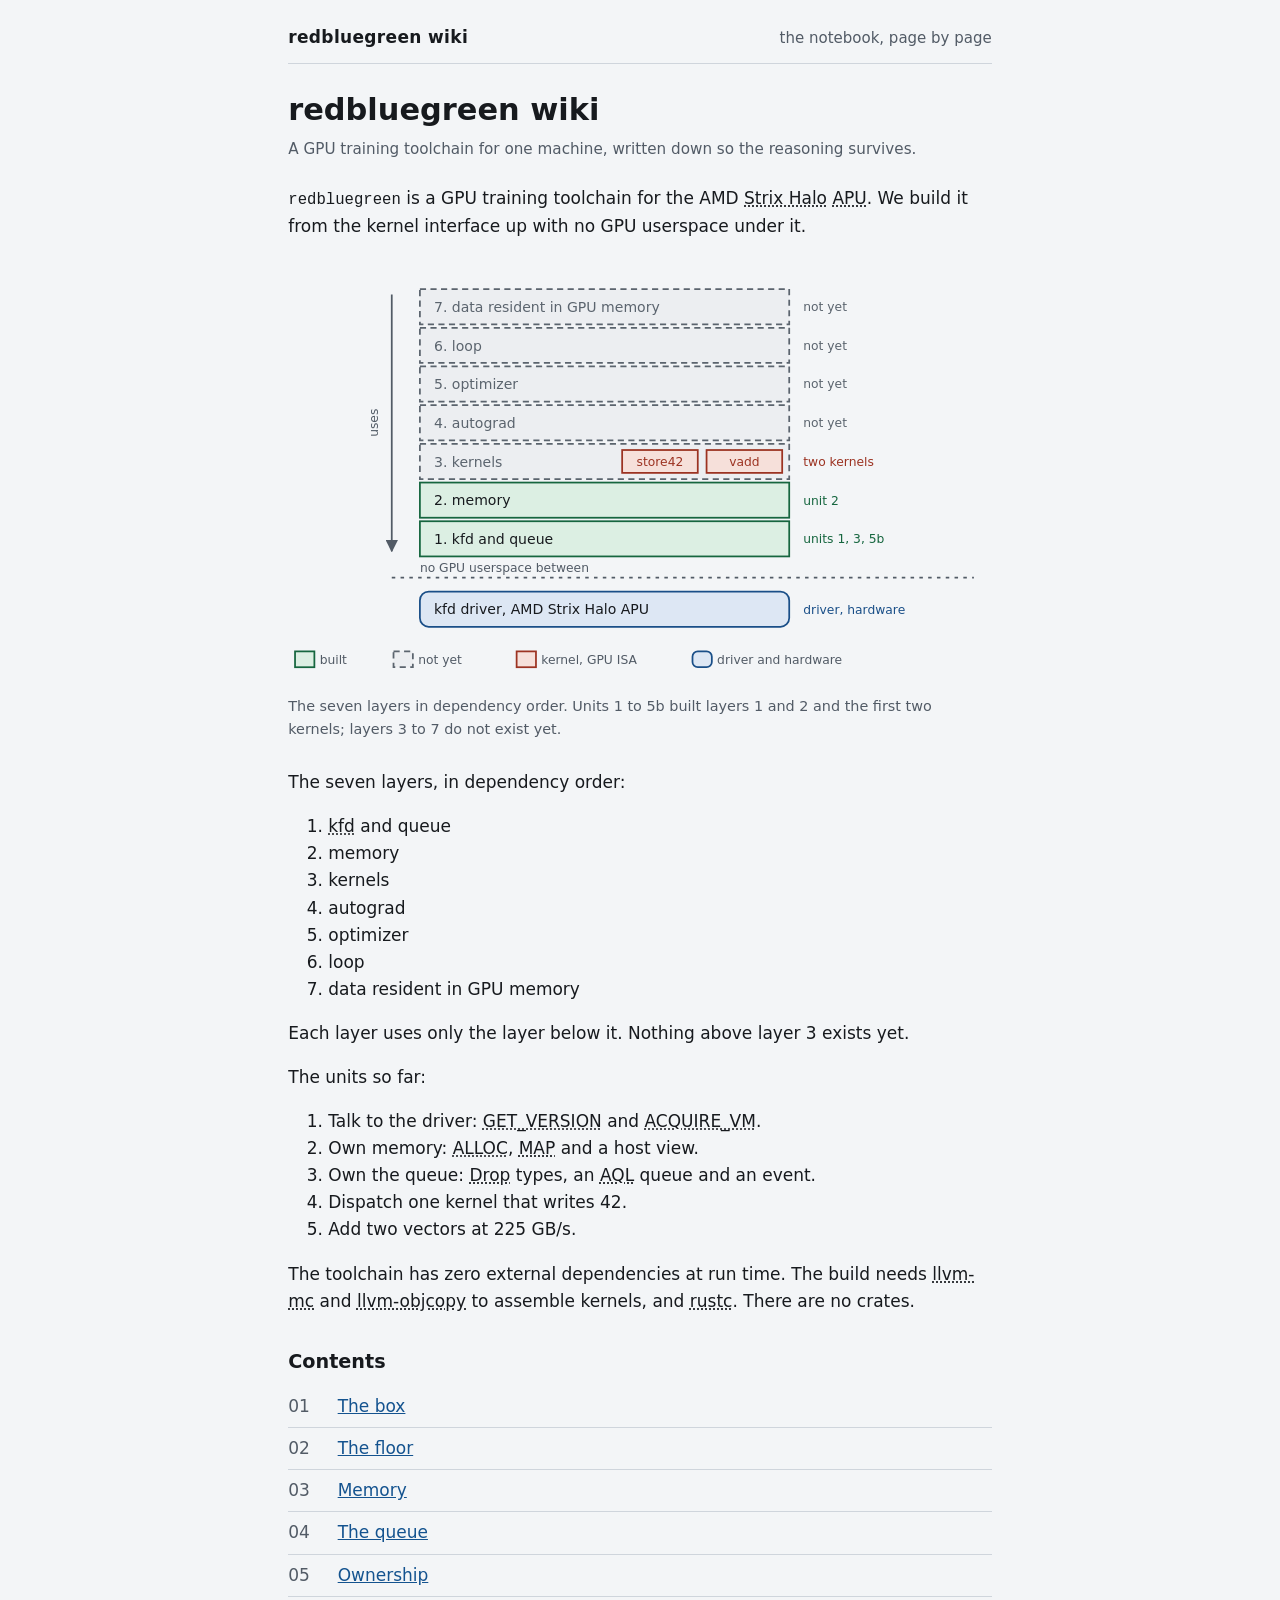
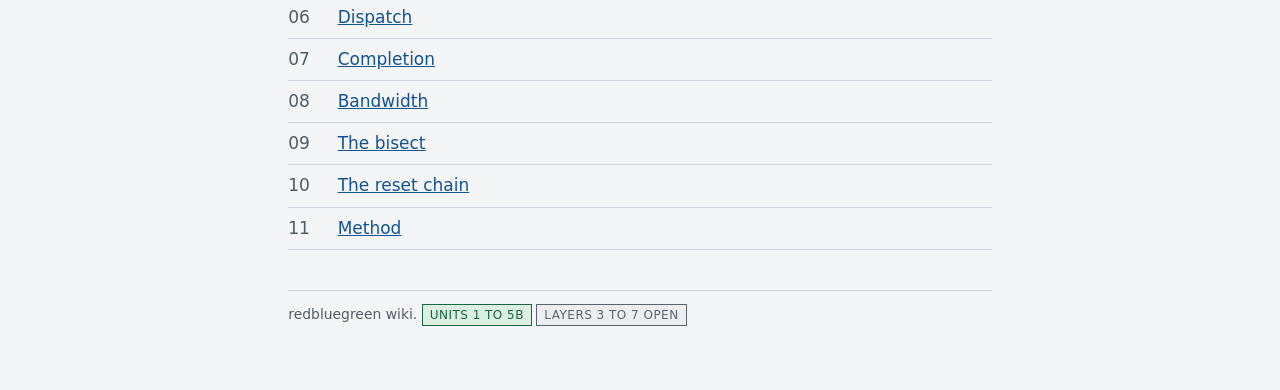
<file: docs/index.html>
<!doctype html>
<html lang="en">
<head>
<meta charset="utf-8">
<meta name="viewport" content="width=device-width, initial-scale=1">
<title>redbluegreen wiki</title>
<link rel="stylesheet" href="site.css">
</head>
<body>
<div class="wrap">

<header class="site-head">
  <a class="home" href="index.html">redbluegreen wiki</a>
  <nav class="pager"><span>the notebook, page by page</span></nav>
</header>

<h1>redbluegreen wiki</h1>
<p class="lede">A GPU training toolchain for one machine, written down
so the reasoning survives.</p>

<p><code>redbluegreen</code> is a GPU training toolchain for the AMD
<abbr title="the code name of this chip family: a Ryzen AI MAX CPU
and a Radeon 8060S GPU on one part">Strix Halo</abbr> <abbr
title="accelerated processing unit: a CPU and a GPU on one
chip">APU</abbr>. We build it from the kernel interface up with no
GPU userspace under it.</p>

<figure>
<svg viewBox="0 0 800 476" role="img" xmlns="http://www.w3.org/2000/svg"
  aria-label="The seven layers of redbluegreen. Layers 1 and 2 and the first two kernels exist. Layers 3 to 7 do not exist yet.">
  <defs>
    <marker id="arw" viewBox="0 0 10 10" refX="9" refY="5" markerWidth="7" markerHeight="7" orient="auto">
      <path d="M0,0 L10,5 L0,10 z" fill="var(--ink-arrow)"/>
    </marker>
  </defs>

  <!-- dependency arrow: each layer uses only the layer below -->
  <line x1="118" y1="30" x2="118" y2="322" stroke="var(--ink-arrow)" stroke-width="2" marker-end="url(#arw)"/>
  <text x="102" y="176" transform="rotate(-90 102 176)" text-anchor="middle" fill="var(--ink-arrow)" font-size="14">uses</text>

  <!-- layer 7: not yet -->
  <rect x="150" y="24" width="420" height="40" fill="var(--fill-none)" stroke="var(--ink-none)" stroke-width="2" stroke-dasharray="7 5"/>
  <text x="166" y="50" fill="var(--ink-none)" font-size="16">7. data resident in GPU memory</text>
  <text x="586" y="49" fill="var(--ink-none)" font-size="14">not yet</text>

  <!-- layer 6: not yet -->
  <rect x="150" y="68" width="420" height="40" fill="var(--fill-none)" stroke="var(--ink-none)" stroke-width="2" stroke-dasharray="7 5"/>
  <text x="166" y="94" fill="var(--ink-none)" font-size="16">6. loop</text>
  <text x="586" y="93" fill="var(--ink-none)" font-size="14">not yet</text>

  <!-- layer 5: not yet -->
  <rect x="150" y="112" width="420" height="40" fill="var(--fill-none)" stroke="var(--ink-none)" stroke-width="2" stroke-dasharray="7 5"/>
  <text x="166" y="138" fill="var(--ink-none)" font-size="16">5. optimizer</text>
  <text x="586" y="137" fill="var(--ink-none)" font-size="14">not yet</text>

  <!-- layer 4: not yet -->
  <rect x="150" y="156" width="420" height="40" fill="var(--fill-none)" stroke="var(--ink-none)" stroke-width="2" stroke-dasharray="7 5"/>
  <text x="166" y="182" fill="var(--ink-none)" font-size="16">4. autograd</text>
  <text x="586" y="181" fill="var(--ink-none)" font-size="14">not yet</text>

  <!-- layer 3: the layer is open, two kernels inside it exist -->
  <rect x="150" y="200" width="420" height="40" fill="var(--fill-none)" stroke="var(--ink-none)" stroke-width="2" stroke-dasharray="7 5"/>
  <text x="166" y="226" fill="var(--ink-none)" font-size="16">3. kernels</text>
  <rect x="380" y="207" width="86" height="26" fill="var(--fill-kern)" stroke="var(--ink-kern)" stroke-width="2"/>
  <text x="423" y="225" text-anchor="middle" fill="var(--ink-kern)" font-size="14">store42</text>
  <rect x="476" y="207" width="86" height="26" fill="var(--fill-kern)" stroke="var(--ink-kern)" stroke-width="2"/>
  <text x="519" y="225" text-anchor="middle" fill="var(--ink-kern)" font-size="14">vadd</text>
  <text x="586" y="225" fill="var(--ink-kern)" font-size="14">two kernels</text>

  <!-- layer 2: built -->
  <rect x="150" y="244" width="420" height="40" fill="var(--fill-ours)" stroke="var(--ink-ours)" stroke-width="2"/>
  <text x="166" y="270" fill="var(--fg)" font-size="16">2. memory</text>
  <text x="586" y="269" fill="var(--ink-ours)" font-size="14">unit 2</text>

  <!-- layer 1: built -->
  <rect x="150" y="288" width="420" height="40" fill="var(--fill-ours)" stroke="var(--ink-ours)" stroke-width="2"/>
  <text x="166" y="314" fill="var(--fg)" font-size="16">1. kfd and queue</text>
  <text x="586" y="313" fill="var(--ink-ours)" font-size="14">units 1, 3, 5b</text>

  <!-- the boundary the project starts at -->
  <text x="150" y="346" fill="var(--muted)" font-size="14">no GPU userspace between</text>
  <line x1="118" y1="352" x2="780" y2="352" stroke="var(--muted)" stroke-width="2" stroke-dasharray="4 6"/>
  <rect x="150" y="368" width="420" height="40" rx="10" fill="var(--fill-hw)" stroke="var(--ink-hw)" stroke-width="2"/>
  <text x="166" y="394" fill="var(--fg)" font-size="16">kfd driver, AMD Strix Halo APU</text>
  <text x="586" y="393" fill="var(--ink-hw)" font-size="14">driver, hardware</text>

  <!-- legend -->
  <rect x="8" y="436" width="22" height="18" fill="var(--fill-ours)" stroke="var(--ink-ours)" stroke-width="2"/>
  <text x="36" y="450" fill="var(--muted)" font-size="14">built</text>
  <rect x="120" y="436" width="22" height="18" fill="var(--fill-none)" stroke="var(--ink-none)" stroke-width="2" stroke-dasharray="7 5"/>
  <text x="148" y="450" fill="var(--muted)" font-size="14">not yet</text>
  <rect x="260" y="436" width="22" height="18" fill="var(--fill-kern)" stroke="var(--ink-kern)" stroke-width="2"/>
  <text x="288" y="450" fill="var(--muted)" font-size="14">kernel, GPU ISA</text>
  <rect x="460" y="436" width="22" height="18" rx="6" fill="var(--fill-hw)" stroke="var(--ink-hw)" stroke-width="2"/>
  <text x="488" y="450" fill="var(--muted)" font-size="14">driver and hardware</text>
</svg>
<figcaption>The seven layers in dependency order. Units 1 to 5b built
layers 1 and 2 and the first two kernels; layers 3 to 7 do not exist
yet.</figcaption>
</figure>

<p>The seven layers, in dependency order:</p>

<ol>
  <li><abbr title="kernel fusion driver: the AMD kernel driver for
  compute, at /dev/kfd">kfd</abbr> and queue</li>
  <li>memory</li>
  <li>kernels</li>
  <li>autograd</li>
  <li>optimizer</li>
  <li>loop</li>
  <li>data resident in GPU memory</li>
</ol>

<p>Each layer uses only the layer below it. Nothing above layer 3
exists yet.</p>

<p>The units so far:</p>

<ol>
  <li>Talk to the driver: <abbr title="the kfd ioctl that returns
  the driver interface version">GET_VERSION</abbr> and <abbr
  title="the kfd ioctl that binds a GPU address space to this
  process">ACQUIRE_VM</abbr>.</li>
  <li>Own memory: <abbr title="ALLOC_MEMORY_OF_GPU, the kfd ioctl
  that makes one GPU allocation">ALLOC</abbr>, <abbr
  title="MAP_MEMORY_TO_GPU, the kfd ioctl that maps one allocation
  on a set of GPUs">MAP</abbr> and a host view.</li>
  <li>Own the queue: <abbr title="the Rust destructor: the method
  that runs when a value goes out of scope">Drop</abbr> types, an
  <abbr title="architected queuing language: the 64 byte packet
  format the GPU command processor reads">AQL</abbr> queue and an
  event.</li>
  <li>Dispatch one kernel that writes 42.</li>
  <li>Add two vectors at 225 GB/s.</li>
</ol>

<p>The toolchain has zero external dependencies at run time. The
build needs <abbr title="the LLVM assembler">llvm-mc</abbr> and
<abbr title="the LLVM tool that copies sections out of an object
file">llvm-objcopy</abbr> to assemble kernels, and <abbr title="the
Rust compiler">rustc</abbr>. There are no crates.</p>

<h2>Contents</h2>
<ol class="toc">
  <li><span class="n">01</span><a href="w/01-box.html">The box</a></li>
  <li><span class="n">02</span><a href="w/02-floor.html">The floor</a></li>
  <li><span class="n">03</span><a href="w/03-memory.html">Memory</a></li>
  <li><span class="n">04</span><a href="w/04-queue.html">The queue</a></li>
  <li><span class="n">05</span><a href="w/05-ownership.html">Ownership</a></li>
  <li><span class="n">06</span><a href="w/06-dispatch.html">Dispatch</a></li>
  <li><span class="n">07</span>
  <a href="w/07-completion.html">Completion</a></li>
  <li><span class="n">08</span><a href="w/08-bandwidth.html">Bandwidth</a></li>
  <li><span class="n">09</span><a href="w/09-bisect.html">The bisect</a></li>
  <li><span class="n">10</span>
  <a href="w/10-reset.html">The reset chain</a></li>
  <li><span class="n">11</span><a href="w/11-method.html">Method</a></li>
</ol>

<footer class="site-foot">
<p>redbluegreen wiki. <span class="badge">units 1 to 5b</span>
<span class="badge none">layers 3 to 7 open</span></p>
</footer>

</div>
</body>
</html>
</file>
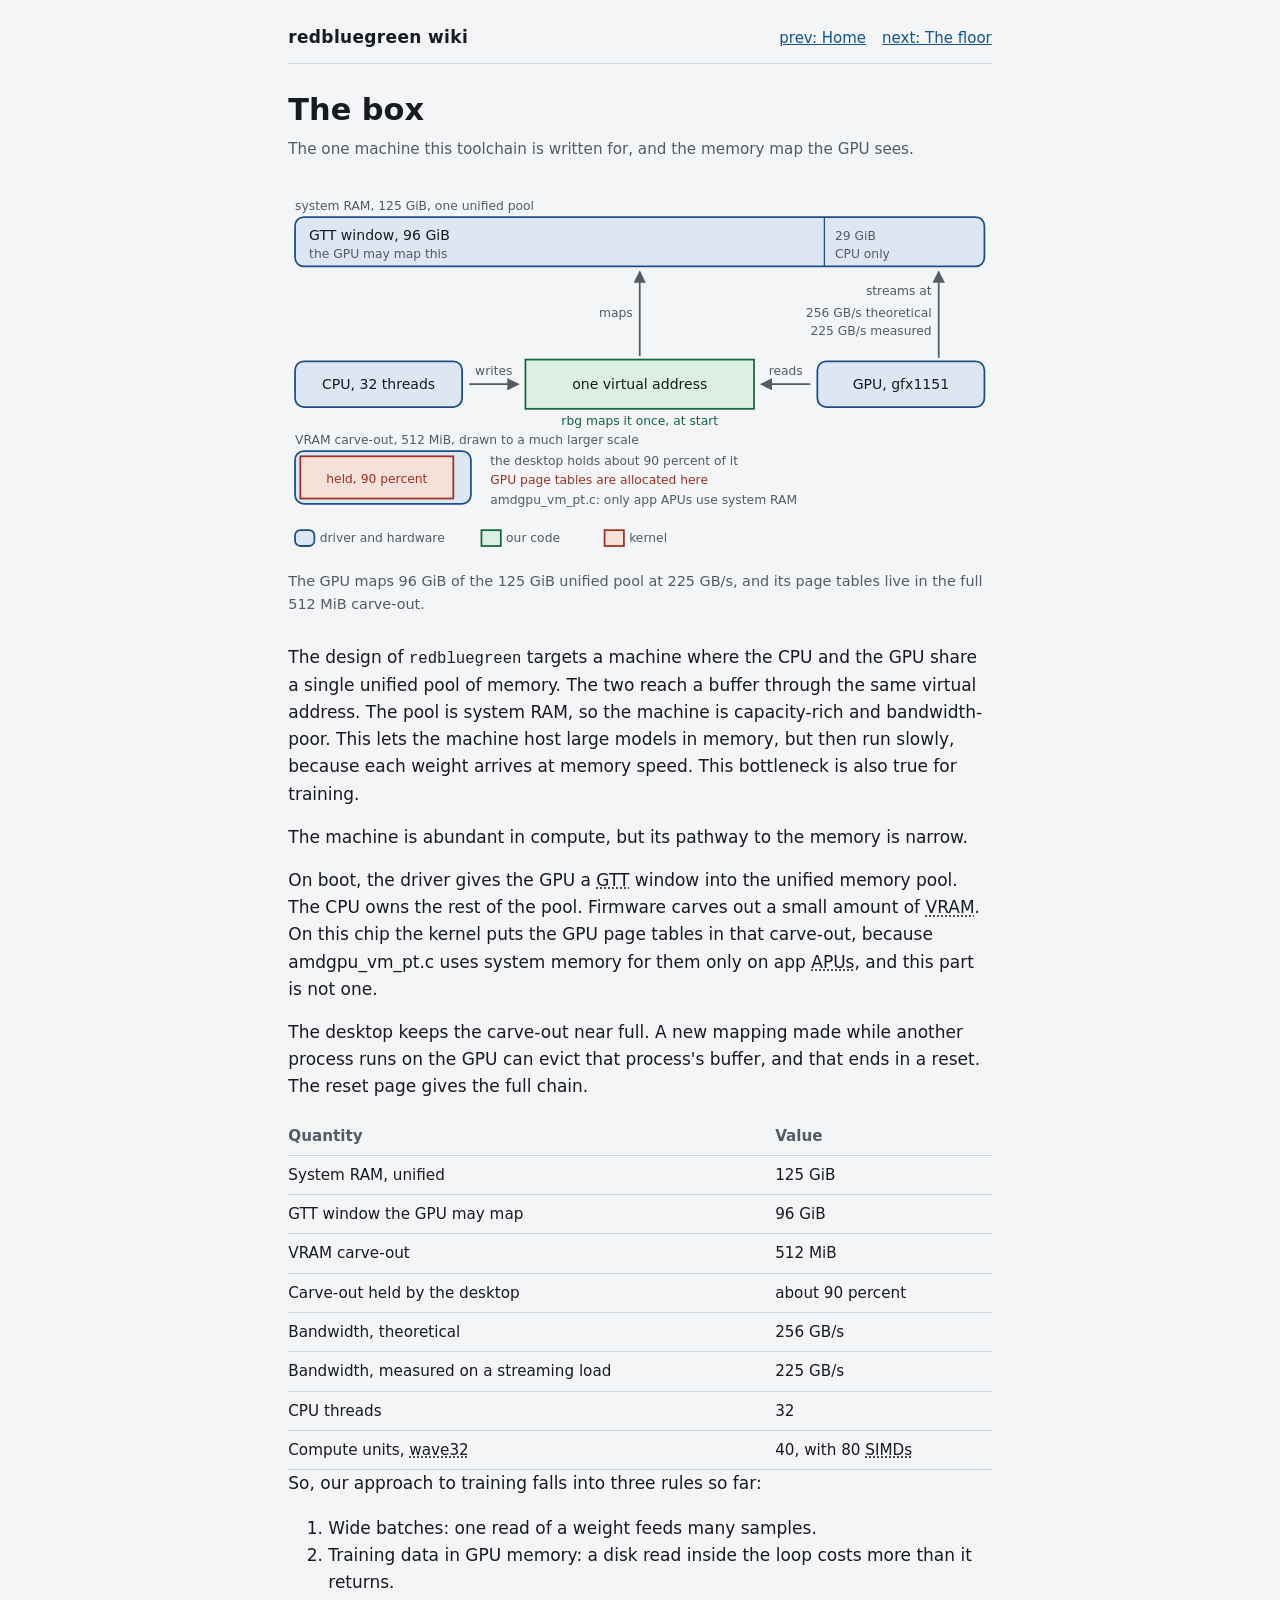
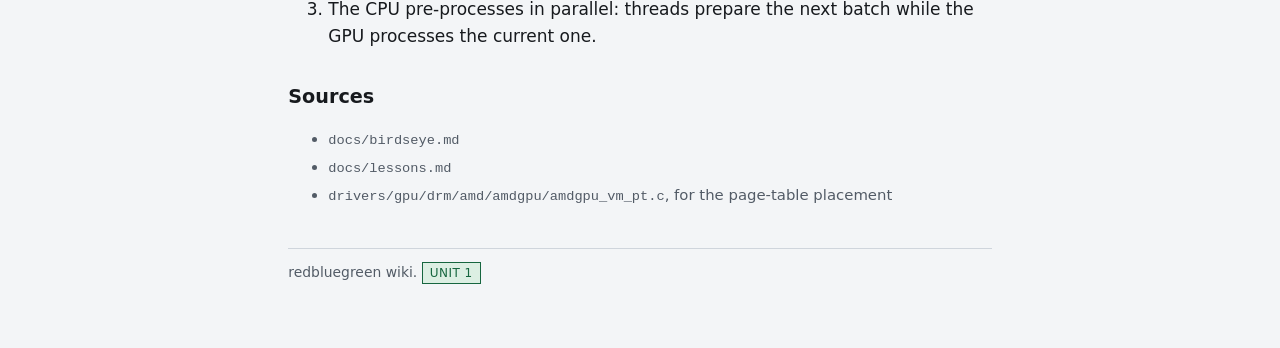
<file: docs/w/01-box.html>
<!doctype html>
<html lang="en">
<head>
<meta charset="utf-8">
<meta name="viewport" content="width=device-width, initial-scale=1">
<title>The box</title>
<link rel="stylesheet" href="../site.css">
</head>
<body>
<div class="wrap">

<header class="site-head">
  <a class="home" href="../index.html">redbluegreen wiki</a>
  <nav class="pager">
    <a href="../index.html">prev: Home</a>
    <a href="02-floor.html">next: The floor</a>
  </nav>
</header>

<h1>The box</h1>
<p class="lede">The one machine this toolchain is written for, and the
memory map the GPU sees.</p>

<figure>
<svg viewBox="0 0 800 424" role="img" xmlns="http://www.w3.org/2000/svg"
  aria-label="The GPU maps 96 GiB of the 125 GiB unified pool at 225 GB/s, and its page tables live in the full 512 MiB carve-out.">
  <defs>
    <marker id="arw" viewBox="0 0 10 10" refX="9" refY="5" markerWidth="7" markerHeight="7" orient="auto">
      <path d="M0,0 L10,5 L0,10 z" fill="var(--ink-arrow)"/>
    </marker>
  </defs>

  <!-- the unified pool, drawn to scale: 125 GiB across the frame -->
  <text x="8" y="24" fill="var(--muted)" font-size="14">system RAM, 125 GiB, one unified pool</text>
  <rect x="8" y="32" width="784" height="56" rx="10" fill="var(--fill-hw)" stroke="var(--ink-hw)" stroke-width="2"/>
  <line x1="610" y1="32" x2="610" y2="88" stroke="var(--ink-hw)" stroke-width="1.5"/>
  <text x="24" y="58" fill="var(--fg)" font-size="16">GTT window, 96 GiB</text>
  <text x="24" y="78" fill="var(--muted)" font-size="14">the GPU may map this</text>
  <text x="622" y="58" fill="var(--muted)" font-size="14">29 GiB</text>
  <text x="622" y="78" fill="var(--muted)" font-size="14">CPU only</text>

  <!-- one page, mapped once, seen by both -->
  <line x1="400" y1="190" x2="400" y2="94" stroke="var(--ink-arrow)" stroke-width="2" marker-end="url(#arw)"/>
  <text x="392" y="146" text-anchor="end" fill="var(--muted)" font-size="14">maps</text>

  <!-- the GPU to RAM path -->
  <line x1="740" y1="192" x2="740" y2="94" stroke="var(--ink-arrow)" stroke-width="2" marker-end="url(#arw)"/>
  <text x="732" y="120" text-anchor="end" fill="var(--muted)" font-size="14">streams at</text>
  <text x="732" y="146" text-anchor="end" fill="var(--muted)" font-size="14">256 GB/s theoretical</text>
  <text x="732" y="166" text-anchor="end" fill="var(--muted)" font-size="14">225 GB/s measured</text>

  <!-- the two readers and the address they share -->
  <rect x="8" y="196" width="190" height="52" rx="10" fill="var(--fill-hw)" stroke="var(--ink-hw)" stroke-width="2"/>
  <text x="103" y="228" text-anchor="middle" fill="var(--fg)" font-size="16">CPU, 32 threads</text>
  <rect x="270" y="194" width="260" height="56" fill="var(--fill-ours)" stroke="var(--ink-ours)" stroke-width="2"/>
  <text x="400" y="228" text-anchor="middle" fill="var(--fg)" font-size="16">one virtual address</text>
  <text x="400" y="268" text-anchor="middle" fill="var(--ink-ours)" font-size="14">rbg maps it once, at start</text>
  <rect x="602" y="196" width="190" height="52" rx="10" fill="var(--fill-hw)" stroke="var(--ink-hw)" stroke-width="2"/>
  <text x="697" y="228" text-anchor="middle" fill="var(--fg)" font-size="16">GPU, gfx1151</text>
  <line x1="206" y1="222" x2="262" y2="222" stroke="var(--ink-arrow)" stroke-width="2" marker-end="url(#arw)"/>
  <text x="234" y="212" text-anchor="middle" fill="var(--muted)" font-size="14">writes</text>
  <line x1="594" y1="222" x2="538" y2="222" stroke="var(--ink-arrow)" stroke-width="2" marker-end="url(#arw)"/>
  <text x="566" y="212" text-anchor="middle" fill="var(--muted)" font-size="14">reads</text>

  <!-- the carve-out, drawn much larger than its share of the pool -->
  <text x="8" y="290" fill="var(--muted)" font-size="14">VRAM carve-out, 512 MiB, drawn to a much larger scale</text>
  <rect x="8" y="298" width="200" height="60" rx="10" fill="var(--fill-hw)" stroke="var(--ink-hw)" stroke-width="2"/>
  <rect x="14" y="304" width="174" height="48" fill="var(--fill-kern)" stroke="var(--ink-kern)" stroke-width="2"/>
  <text x="101" y="334" text-anchor="middle" fill="var(--ink-kern)" font-size="14">held, 90 percent</text>
  <text x="230" y="314" fill="var(--muted)" font-size="14">the desktop holds about 90 percent of it</text>
  <text x="230" y="336" fill="var(--ink-kern)" font-size="14">GPU page tables are allocated here</text>
  <text x="230" y="358" fill="var(--muted)" font-size="14">amdgpu_vm_pt.c: only app APUs use system RAM</text>

  <!-- legend -->
  <rect x="8" y="388" width="22" height="18" rx="6" fill="var(--fill-hw)" stroke="var(--ink-hw)" stroke-width="2"/>
  <text x="36" y="402" fill="var(--muted)" font-size="14">driver and hardware</text>
  <rect x="220" y="388" width="22" height="18" fill="var(--fill-ours)" stroke="var(--ink-ours)" stroke-width="2"/>
  <text x="248" y="402" fill="var(--muted)" font-size="14">our code</text>
  <rect x="360" y="388" width="22" height="18" fill="var(--fill-kern)" stroke="var(--ink-kern)" stroke-width="2"/>
  <text x="388" y="402" fill="var(--muted)" font-size="14">kernel</text>
</svg>
<figcaption>The GPU maps 96 GiB of the 125 GiB unified pool at
225 GB/s, and its page tables live in the full 512 MiB carve-out.</figcaption>
</figure>

<p>The design of <code>redbluegreen</code> targets a machine where
the CPU and the GPU share a single unified pool of memory. The two
reach a buffer through the same virtual address. The pool is system
RAM, so the machine is capacity-rich and bandwidth-poor. This lets the
machine host large models in memory, but then run slowly, because
each weight arrives at memory speed. This bottleneck is also true for
training.</p>

<p>The machine is abundant in compute, but its pathway to the memory
is narrow.</p>

<p>On boot, the driver gives the GPU a <abbr title="graphics
translation table: the part of system RAM the GPU may map">GTT</abbr>
window into the unified memory pool. The CPU owns the rest of the
pool. Firmware carves out a small amount of <abbr title="video RAM:
memory reserved for the GPU alone">VRAM</abbr>. On this chip the
kernel puts the GPU page tables in that carve-out, because
amdgpu_vm_pt.c uses system memory for them only on app <abbr
title="accelerated processing unit: a CPU and a GPU on one
chip">APUs</abbr>, and this part is not one.</p>

<p>The desktop keeps the carve-out near full. A new mapping made
while another process runs on the GPU can evict that process's
buffer, and that ends in a reset. The reset page gives the full
chain.</p>

<div class="table-scroll">
<table>
  <thead><tr><th>Quantity</th><th>Value</th></tr></thead>
  <tbody>
    <tr><td>System RAM, unified</td><td>125 GiB</td></tr>
    <tr><td>GTT window the GPU may map</td><td>96 GiB</td></tr>
    <tr><td>VRAM carve-out</td><td>512 MiB</td></tr>
    <tr><td>Carve-out held by the desktop</td><td>about 90 percent</td></tr>
    <tr><td>Bandwidth, theoretical</td><td>256 GB/s</td></tr>
    <tr><td>Bandwidth, measured on a streaming load</td><td>225 GB/s</td></tr>
    <tr><td>CPU threads</td><td>32</td></tr>
    <tr><td>Compute units, <abbr title="a wave is 32 work-items
    that run one instruction together">wave32</abbr></td>
    <td>40, with 80 <abbr title="single instruction, multiple data:
    one vector lane group that runs a wave">SIMDs</abbr></td></tr>
  </tbody>
</table>
</div>

<p>So, our approach to training falls into three rules so far:</p>

<ol>
  <li>Wide batches: one read of a weight feeds many samples.</li>
  <li>Training data in GPU memory: a disk read inside the loop costs
  more than it returns.</li>
  <li>The CPU pre-processes in parallel: threads prepare the next
  batch while the GPU processes the current one.</li>
</ol>

<h2>Sources</h2>
<ul class="sources">
  <li><code>docs/birdseye.md</code></li>
  <li><code>docs/lessons.md</code></li>
  <li><code>drivers/gpu/drm/amd/amdgpu/amdgpu_vm_pt.c</code>, for the
  page-table placement</li>
</ul>

<footer class="site-foot">
<p>redbluegreen wiki. <span class="badge">unit 1</span></p>
</footer>

</div>
</body>
</html>
</file>
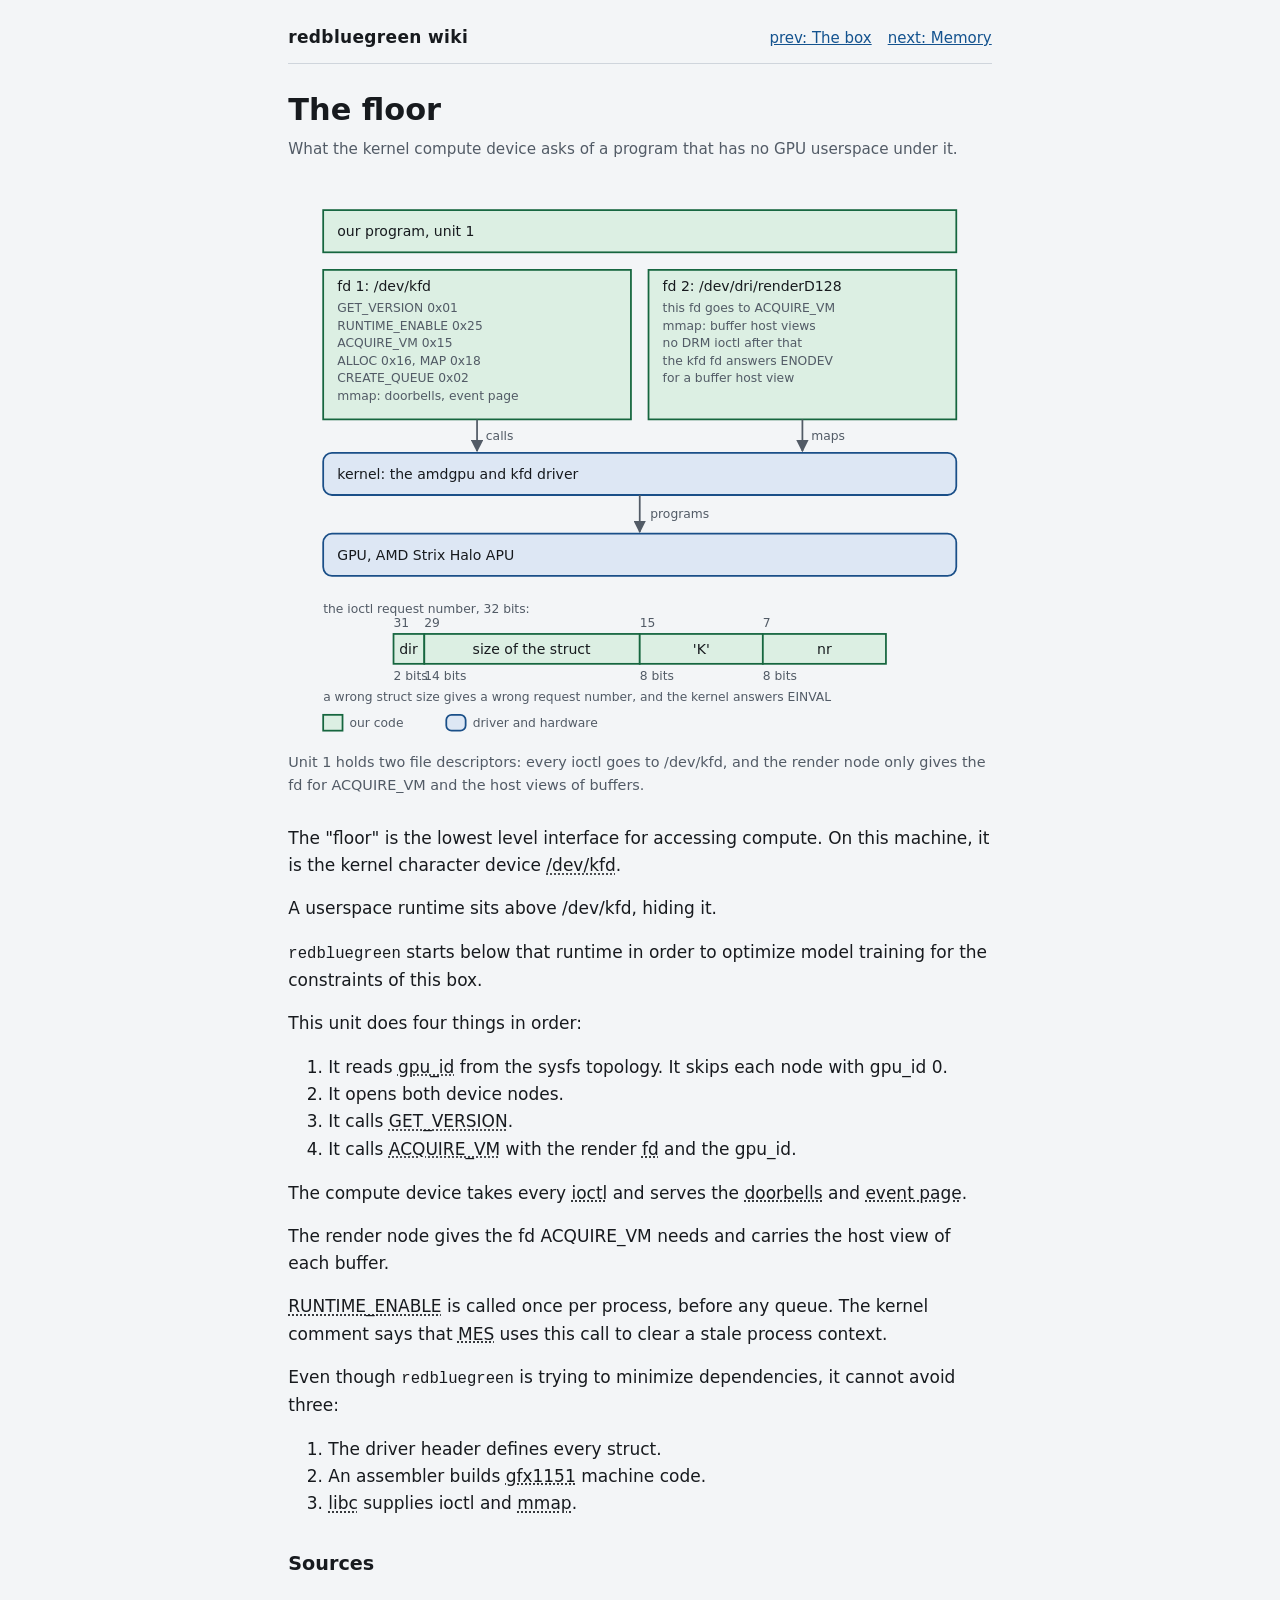
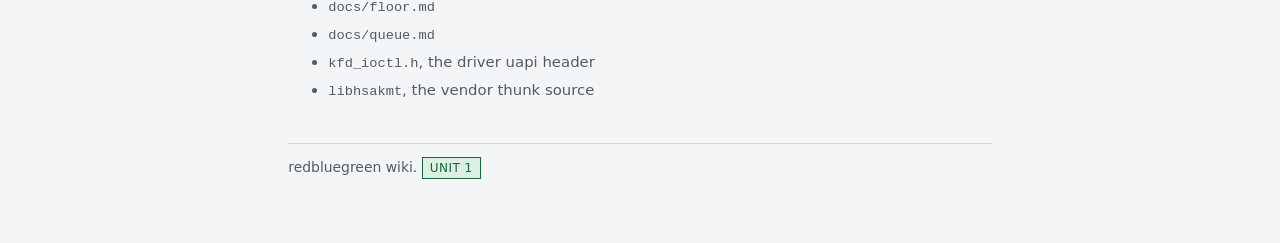
<file: docs/w/02-floor.html>
<!doctype html>
<html lang="en">
<head>
<meta charset="utf-8">
<meta name="viewport" content="width=device-width, initial-scale=1">
<title>The floor</title>
<link rel="stylesheet" href="../site.css">
</head>
<body>
<div class="wrap">

<header class="site-head">
  <a class="home" href="../index.html">redbluegreen wiki</a>
  <nav class="pager">
    <a href="01-box.html">prev: The box</a>
    <a href="03-memory.html">next: Memory</a>
  </nav>
</header>

<h1>The floor</h1>
<p class="lede">What the kernel compute device asks of a program that
has no GPU userspace under it.</p>

<figure>
<svg viewBox="0 0 800 630" role="img" xmlns="http://www.w3.org/2000/svg"
  aria-label="Unit 1 holds two file descriptors: every ioctl goes to /dev/kfd, and the render node only gives the fd for ACQUIRE_VM and the host views of buffers.">
  <defs>
    <marker id="arw" viewBox="0 0 10 10" refX="9" refY="5" markerWidth="7" markerHeight="7" orient="auto">
      <path d="M0,0 L10,5 L0,10 z" fill="var(--ink-arrow)"/>
    </marker>
  </defs>

  <!-- our program -->
  <rect x="40" y="24" width="720" height="48" fill="var(--fill-ours)"
    stroke="var(--ink-ours)" stroke-width="2"/>
  <text x="56" y="54" fill="var(--fg)" font-size="16">our program, unit 1</text>

  <!-- fd 1: the compute device -->
  <rect x="40" y="92" width="350" height="170" fill="var(--fill-ours)"
    stroke="var(--ink-ours)" stroke-width="2"/>
  <text x="56" y="116" fill="var(--fg)" font-size="16">fd 1: /dev/kfd</text>
  <text x="56" y="140" fill="var(--muted)" font-size="14">GET_VERSION 0x01</text>
  <text x="56" y="160" fill="var(--muted)" font-size="14">RUNTIME_ENABLE 0x25</text>
  <text x="56" y="180" fill="var(--muted)" font-size="14">ACQUIRE_VM 0x15</text>
  <text x="56" y="200" fill="var(--muted)" font-size="14">ALLOC 0x16, MAP 0x18</text>
  <text x="56" y="220" fill="var(--muted)" font-size="14">CREATE_QUEUE 0x02</text>
  <text x="56" y="240" fill="var(--muted)" font-size="14">mmap: doorbells, event page</text>

  <!-- fd 2: the render node -->
  <rect x="410" y="92" width="350" height="170" fill="var(--fill-ours)"
    stroke="var(--ink-ours)" stroke-width="2"/>
  <text x="426" y="116" fill="var(--fg)" font-size="16">fd 2: /dev/dri/renderD128</text>
  <text x="426" y="140" fill="var(--muted)" font-size="14">this fd goes to ACQUIRE_VM</text>
  <text x="426" y="160" fill="var(--muted)" font-size="14">mmap: buffer host views</text>
  <text x="426" y="180" fill="var(--muted)" font-size="14">no DRM ioctl after that</text>
  <text x="426" y="200" fill="var(--muted)" font-size="14">the kfd fd answers ENODEV</text>
  <text x="426" y="220" fill="var(--muted)" font-size="14">for a buffer host view</text>

  <line x1="215" y1="262" x2="215" y2="298" stroke="var(--ink-arrow)"
    stroke-width="2" marker-end="url(#arw)"/>
  <text x="225" y="286" fill="var(--muted)" font-size="14">calls</text>
  <line x1="585" y1="262" x2="585" y2="298" stroke="var(--ink-arrow)"
    stroke-width="2" marker-end="url(#arw)"/>
  <text x="595" y="286" fill="var(--muted)" font-size="14">maps</text>

  <!-- the driver -->
  <rect x="40" y="300" width="720" height="48" rx="10" fill="var(--fill-hw)"
    stroke="var(--ink-hw)" stroke-width="2"/>
  <text x="56" y="330" fill="var(--fg)" font-size="16">kernel: the amdgpu and kfd driver</text>

  <line x1="400" y1="348" x2="400" y2="390" stroke="var(--ink-arrow)"
    stroke-width="2" marker-end="url(#arw)"/>
  <text x="412" y="374" fill="var(--muted)" font-size="14">programs</text>

  <!-- the hardware -->
  <rect x="40" y="392" width="720" height="48" rx="10" fill="var(--fill-hw)"
    stroke="var(--ink-hw)" stroke-width="2"/>
  <text x="56" y="422" fill="var(--fg)" font-size="16">GPU, AMD Strix Halo APU</text>

  <!-- the request number, as a field strip -->
  <text x="40" y="482" fill="var(--muted)" font-size="14">the ioctl request number, 32 bits:</text>

  <text x="120" y="498" fill="var(--muted)" font-size="14">31</text>
  <text x="155" y="498" fill="var(--muted)" font-size="14">29</text>
  <text x="400" y="498" fill="var(--muted)" font-size="14">15</text>
  <text x="540" y="498" fill="var(--muted)" font-size="14">7</text>

  <rect x="120" y="506" width="35" height="34" fill="var(--fill-ours)"
    stroke="var(--ink-ours)" stroke-width="2"/>
  <rect x="155" y="506" width="245" height="34" fill="var(--fill-ours)"
    stroke="var(--ink-ours)" stroke-width="2"/>
  <rect x="400" y="506" width="140" height="34" fill="var(--fill-ours)"
    stroke="var(--ink-ours)" stroke-width="2"/>
  <rect x="540" y="506" width="140" height="34" fill="var(--fill-ours)"
    stroke="var(--ink-ours)" stroke-width="2"/>

  <text x="137" y="529" text-anchor="middle" fill="var(--fg)" font-size="16">dir</text>
  <text x="277" y="529" text-anchor="middle" fill="var(--fg)" font-size="16">size of the struct</text>
  <text x="470" y="529" text-anchor="middle" fill="var(--fg)" font-size="16">'K'</text>
  <text x="610" y="529" text-anchor="middle" fill="var(--fg)" font-size="16">nr</text>

  <text x="120" y="558" fill="var(--muted)" font-size="14">2 bits</text>
  <text x="155" y="558" fill="var(--muted)" font-size="14">14 bits</text>
  <text x="400" y="558" fill="var(--muted)" font-size="14">8 bits</text>
  <text x="540" y="558" fill="var(--muted)" font-size="14">8 bits</text>

  <text x="40" y="582" fill="var(--muted)" font-size="14">a wrong struct size gives a wrong request number, and the kernel answers EINVAL</text>

  <!-- legend -->
  <rect x="40" y="598" width="22" height="18" fill="var(--fill-ours)"
    stroke="var(--ink-ours)" stroke-width="2"/>
  <text x="70" y="612" fill="var(--muted)" font-size="14">our code</text>
  <rect x="180" y="598" width="22" height="18" rx="6" fill="var(--fill-hw)"
    stroke="var(--ink-hw)" stroke-width="2"/>
  <text x="210" y="612" fill="var(--muted)" font-size="14">driver and hardware</text>
</svg>
<figcaption>Unit 1 holds two file descriptors: every ioctl goes to
/dev/kfd, and the render node only gives the fd for ACQUIRE_VM and the
host views of buffers.</figcaption>
</figure>

<p>The "floor" is the lowest level interface for accessing compute.
On this machine, it is the kernel character device <abbr title="the
compute driver's character device: every ioctl in the project goes
to it">/dev/kfd</abbr>.</p>

<p>A userspace runtime sits above /dev/kfd, hiding it.</p>

<p><code>redbluegreen</code> starts below that runtime in order to
optimize model training for the constraints of this box.</p>

<p>This unit does four things in order:</p>

<ol>
  <li>It reads <abbr title="the driver's number for one GPU node,
  read from sysfs at run time; it changes across boots">gpu_id</abbr>
  from the sysfs topology. It skips each node with gpu_id 0.</li>
  <li>It opens both device nodes.</li>
  <li>It calls <abbr title="the kfd ioctl that returns the driver
  interface version">GET_VERSION</abbr>.</li>
  <li>It calls <abbr title="the kfd ioctl that binds a GPU address
  space to this process">ACQUIRE_VM</abbr> with the render <abbr
  title="file descriptor: the number a process uses to name an open
  file or device">fd</abbr> and the gpu_id.</li>
</ol>

<p>The compute device takes every <abbr title="a system call that
sends one request to a device driver">ioctl</abbr> and serves the
<abbr title="mapped registers: a process writes one to tell the GPU
that a queue has new work">doorbells</abbr> and <abbr title="a
shared page where the GPU raises completion events and the process
waits on them">event page</abbr>.</p>

<p>The render node gives the fd ACQUIRE_VM needs and carries the host
view of each buffer.</p>

<p><abbr title="the kfd ioctl that tells the driver a runtime now
owns this process">RUNTIME_ENABLE</abbr> is called once per process,
before any queue. The kernel comment says that <abbr title="micro
engine scheduler: the GPU firmware that owns the hardware
queues">MES</abbr> uses this call to clear a stale process
context.</p>

<p>Even though <code>redbluegreen</code> is trying to minimize
dependencies, it cannot avoid three:</p>

<ol>
  <li>The driver header defines every struct.</li>
  <li>An assembler builds <abbr title="the target name of this GPU:
  RDNA 3.5, Strix Halo">gfx1151</abbr> machine code.</li>
  <li><abbr title="the C library">libc</abbr> supplies ioctl and
  <abbr title="the system call that maps a file or device into the
  address space of a process">mmap</abbr>.</li>
</ol>

<h2>Sources</h2>
<ul class="sources">
  <li><code>docs/floor.md</code></li>
  <li><code>docs/queue.md</code></li>
  <li><code>kfd_ioctl.h</code>, the driver uapi header</li>
  <li><code>libhsakmt</code>, the vendor thunk source</li>
</ul>

<footer class="site-foot">
<p>redbluegreen wiki. <span class="badge">unit 1</span></p>
</footer>

</div>
</body>
</html>
</file>
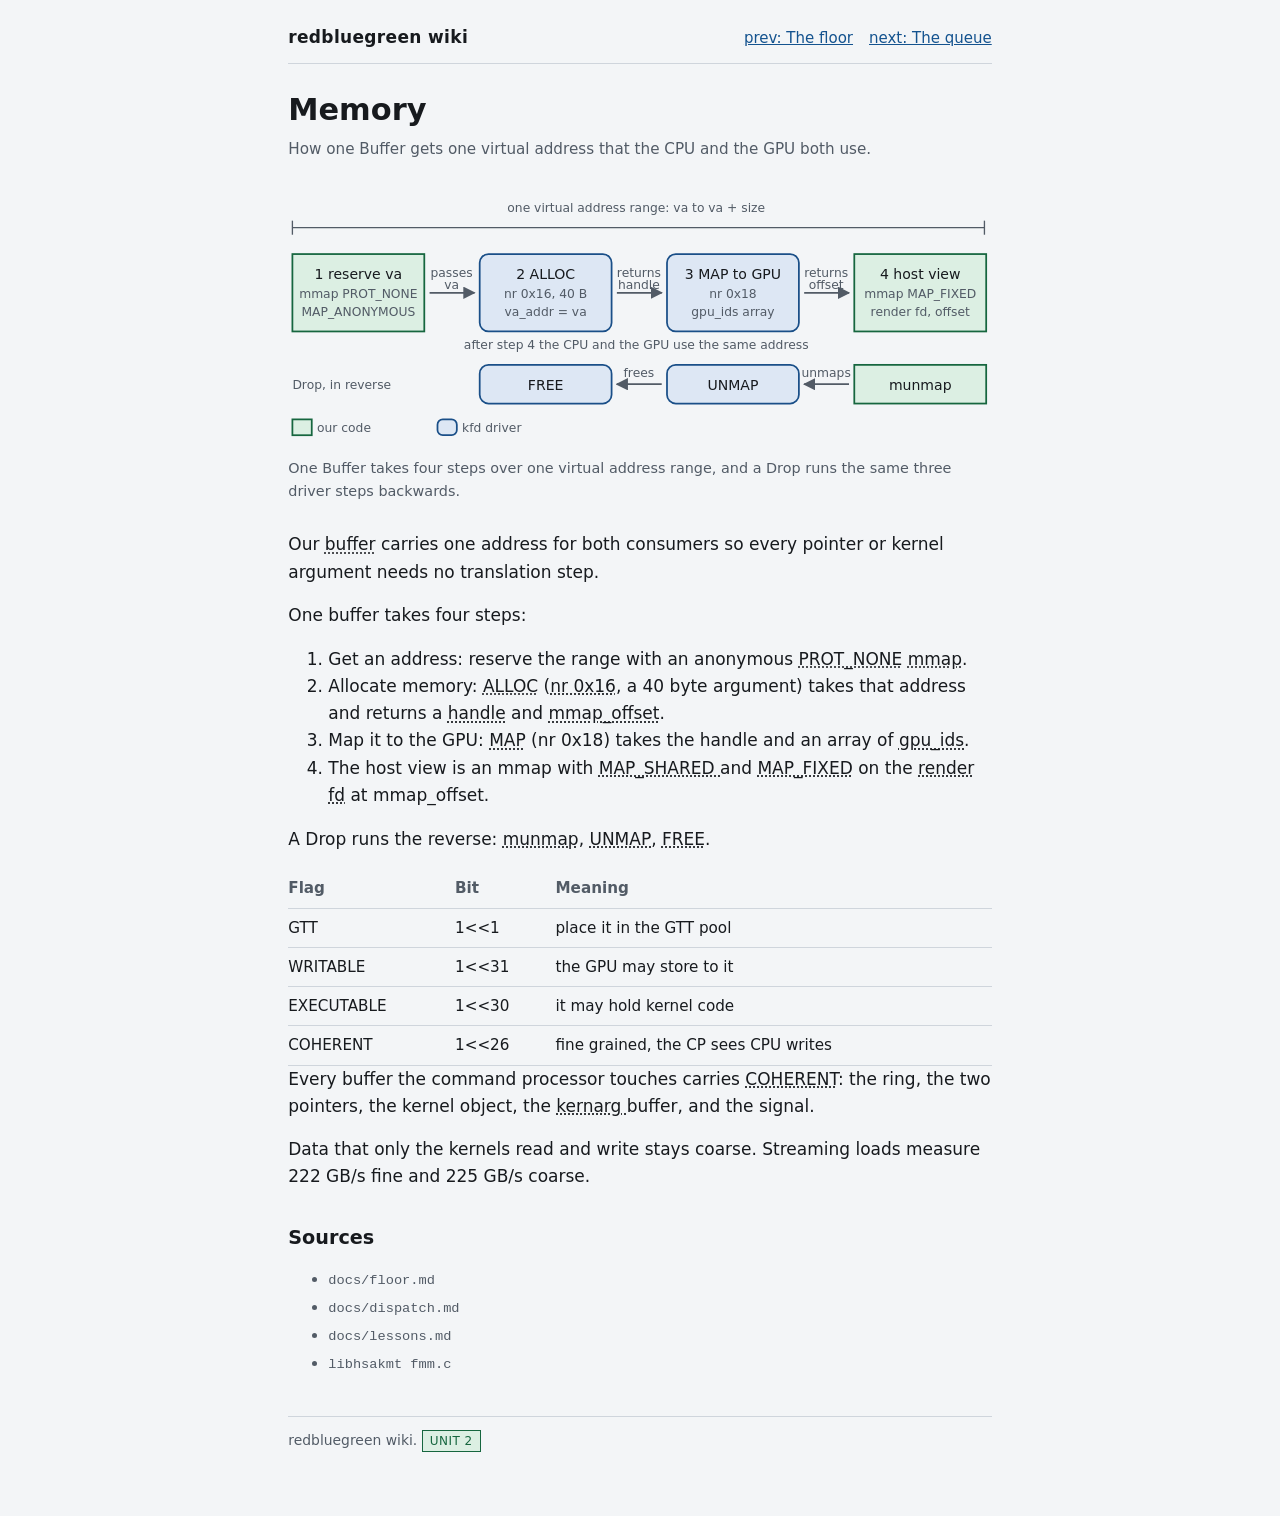
<file: docs/w/03-memory.html>
<!doctype html>
<html lang="en">
<head>
<meta charset="utf-8">
<meta name="viewport" content="width=device-width, initial-scale=1">
<title>Memory</title>
<link rel="stylesheet" href="../site.css">
</head>
<body>
<div class="wrap">

<header class="site-head">
  <a class="home" href="../index.html">redbluegreen wiki</a>
  <nav class="pager">
    <a href="02-floor.html">prev: The floor</a>
    <a href="04-queue.html">next: The queue</a>
  </nav>
</header>

<h1>Memory</h1>
<p class="lede">How one Buffer gets one virtual address that the CPU
and the GPU both use.</p>

<figure>
<svg viewBox="0 0 800 296" role="img" xmlns="http://www.w3.org/2000/svg"
  aria-label="One Buffer takes four steps over one virtual address range, and a Drop runs the same three driver steps backwards.">
  <defs>
    <marker id="arw" viewBox="0 0 10 10" refX="9" refY="5" markerWidth="7" markerHeight="7" orient="auto">
      <path d="M0,0 L10,5 L0,10 z" fill="var(--ink-arrow)"/>
    </marker>
  </defs>

  <!-- the one address range every step works on -->
  <text x="396" y="26" text-anchor="middle" fill="var(--muted)" font-size="14">one virtual address range: va to va + size</text>
  <line x1="5" y1="44" x2="792" y2="44" stroke="var(--muted)" stroke-width="1.5"/>
  <line x1="5" y1="36" x2="5" y2="52" stroke="var(--muted)" stroke-width="1.5"/>
  <line x1="792" y1="36" x2="792" y2="52" stroke="var(--muted)" stroke-width="1.5"/>

  <!-- step 1: our code -->
  <rect x="5" y="74" width="150" height="88" fill="var(--fill-ours)" stroke="var(--ink-ours)" stroke-width="2"/>
  <text x="80" y="102" text-anchor="middle" fill="var(--fg)" font-size="16">1 reserve va</text>
  <text x="80" y="124" text-anchor="middle" fill="var(--muted)" font-size="14">mmap PROT_NONE</text>
  <text x="80" y="144" text-anchor="middle" fill="var(--muted)" font-size="14">MAP_ANONYMOUS</text>

  <line x1="161" y1="118" x2="212" y2="118" stroke="var(--ink-arrow)" stroke-width="2" marker-end="url(#arw)"/>
  <text x="186" y="100" text-anchor="middle" fill="var(--muted)" font-size="14">passes</text>
  <text x="186" y="114" text-anchor="middle" fill="var(--muted)" font-size="14">va</text>

  <!-- step 2: kfd driver -->
  <rect x="218" y="74" width="150" height="88" rx="10" fill="var(--fill-hw)" stroke="var(--ink-hw)" stroke-width="2"/>
  <text x="293" y="102" text-anchor="middle" fill="var(--fg)" font-size="16">2 ALLOC</text>
  <text x="293" y="124" text-anchor="middle" fill="var(--muted)" font-size="14">nr 0x16, 40 B</text>
  <text x="293" y="144" text-anchor="middle" fill="var(--muted)" font-size="14">va_addr = va</text>

  <line x1="374" y1="118" x2="425" y2="118" stroke="var(--ink-arrow)" stroke-width="2" marker-end="url(#arw)"/>
  <text x="399" y="100" text-anchor="middle" fill="var(--muted)" font-size="14">returns</text>
  <text x="399" y="114" text-anchor="middle" fill="var(--muted)" font-size="14">handle</text>

  <!-- step 3: kfd driver -->
  <rect x="431" y="74" width="150" height="88" rx="10" fill="var(--fill-hw)" stroke="var(--ink-hw)" stroke-width="2"/>
  <text x="506" y="102" text-anchor="middle" fill="var(--fg)" font-size="16">3 MAP to GPU</text>
  <text x="506" y="124" text-anchor="middle" fill="var(--muted)" font-size="14">nr 0x18</text>
  <text x="506" y="144" text-anchor="middle" fill="var(--muted)" font-size="14">gpu_ids array</text>

  <line x1="587" y1="118" x2="638" y2="118" stroke="var(--ink-arrow)" stroke-width="2" marker-end="url(#arw)"/>
  <text x="612" y="100" text-anchor="middle" fill="var(--muted)" font-size="14">returns</text>
  <text x="612" y="114" text-anchor="middle" fill="var(--muted)" font-size="14">offset</text>

  <!-- step 4: our code -->
  <rect x="644" y="74" width="150" height="88" fill="var(--fill-ours)" stroke="var(--ink-ours)" stroke-width="2"/>
  <text x="719" y="102" text-anchor="middle" fill="var(--fg)" font-size="16">4 host view</text>
  <text x="719" y="124" text-anchor="middle" fill="var(--muted)" font-size="14">mmap MAP_FIXED</text>
  <text x="719" y="144" text-anchor="middle" fill="var(--muted)" font-size="14">render fd, offset</text>

  <text x="396" y="182" text-anchor="middle" fill="var(--muted)" font-size="14">after step 4 the CPU and the GPU use the same address</text>

  <!-- teardown, the reverse order -->
  <text x="5" y="228" fill="var(--muted)" font-size="14">Drop, in reverse</text>

  <rect x="218" y="200" width="150" height="44" rx="10" fill="var(--fill-hw)" stroke="var(--ink-hw)" stroke-width="2"/>
  <text x="293" y="229" text-anchor="middle" fill="var(--fg)" font-size="16">FREE</text>

  <rect x="431" y="200" width="150" height="44" rx="10" fill="var(--fill-hw)" stroke="var(--ink-hw)" stroke-width="2"/>
  <text x="506" y="229" text-anchor="middle" fill="var(--fg)" font-size="16">UNMAP</text>

  <rect x="644" y="200" width="150" height="44" fill="var(--fill-ours)" stroke="var(--ink-ours)" stroke-width="2"/>
  <text x="719" y="229" text-anchor="middle" fill="var(--fg)" font-size="16">munmap</text>

  <line x1="638" y1="222" x2="587" y2="222" stroke="var(--ink-arrow)" stroke-width="2" marker-end="url(#arw)"/>
  <text x="612" y="214" text-anchor="middle" fill="var(--muted)" font-size="14">unmaps</text>

  <line x1="425" y1="222" x2="374" y2="222" stroke="var(--ink-arrow)" stroke-width="2" marker-end="url(#arw)"/>
  <text x="399" y="214" text-anchor="middle" fill="var(--muted)" font-size="14">frees</text>

  <!-- legend -->
  <rect x="5" y="262" width="22" height="18" fill="var(--fill-ours)" stroke="var(--ink-ours)" stroke-width="2"/>
  <text x="33" y="276" fill="var(--muted)" font-size="14">our code</text>
  <rect x="170" y="262" width="22" height="18" rx="6" fill="var(--fill-hw)" stroke="var(--ink-hw)" stroke-width="2"/>
  <text x="198" y="276" fill="var(--muted)" font-size="14">kfd driver</text>
</svg>
<figcaption>One Buffer takes four steps over one virtual address
range, and a Drop runs the same three driver steps backwards.</figcaption>
</figure>

<p>Our <abbr title="the project's Buffer type: one GPU allocation
with a host view at the same virtual address">buffer</abbr> carries
one address for both consumers so every pointer or kernel argument
needs no translation step.</p>

<p>One buffer takes four steps:</p>

<ol>
  <li>Get an address: reserve the range with an anonymous <abbr
  title="an mmap protection flag: no access, so the call claims the
  address range and no memory">PROT_NONE</abbr> <abbr title="the
  system call that maps a file or device into the address space of a
  process">mmap</abbr>.</li>
  <li>Allocate memory: <abbr title="ALLOC_MEMORY_OF_GPU, the kfd
  ioctl that makes one GPU allocation">ALLOC</abbr> (<abbr title="the
  ioctl number: the low byte of the request code">nr 0x16</abbr>, a
  40 byte argument) takes that address and returns a <abbr
  title="the driver's token for one allocation">handle</abbr> and
  <abbr title="the offset to pass to mmap on the render fd to get the
  host view">mmap_offset</abbr>.</li>
  <li>Map it to the GPU: <abbr title="MAP_MEMORY_TO_GPU, the kfd
  ioctl that maps one allocation on a set of GPUs">MAP</abbr> (nr
  0x18) takes the handle and an array of <abbr title="the driver's
  number for each GPU node the allocation is mapped on">gpu_ids</abbr>.
  </li>
  <li>The host view is an mmap with <abbr title="an mmap flag:
  writes go to the shared object, not to a private copy">MAP_SHARED
  </abbr> and <abbr title="an mmap flag: place the mapping at the
  given address and replace what is there">MAP_FIXED</abbr> on the
  <abbr title="the file descriptor of /dev/dri/renderD128">render
  fd</abbr> at mmap_offset.</li>
</ol>

<p>A Drop runs the reverse: <abbr title="the system call that removes
a mapping from the address space">munmap</abbr>, <abbr
title="UNMAP_MEMORY_FROM_GPU, the kfd ioctl that undoes
MAP">UNMAP</abbr>, <abbr title="FREE_MEMORY_OF_GPU, the kfd ioctl
that releases the allocation">FREE</abbr>.</p>

<div class="table-scroll">
<table>
  <thead><tr><th>Flag</th><th>Bit</th><th>Meaning</th></tr></thead>
  <tbody>
    <tr><td>GTT</td><td>1&lt;&lt;1</td><td>place it in the GTT pool</td></tr>
    <tr><td>WRITABLE</td><td>1&lt;&lt;31</td>
    <td>the GPU may store to it</td></tr>
    <tr><td>EXECUTABLE</td><td>1&lt;&lt;30</td>
    <td>it may hold kernel code</td></tr>
    <tr><td>COHERENT</td><td>1&lt;&lt;26</td>
    <td>fine grained, the CP sees CPU writes</td></tr>
  </tbody>
</table>
</div>

<p>Every buffer the command processor touches carries <abbr
title="the ALLOC flag, bit 26: fine grained, so the command
processor sees each CPU write">COHERENT</abbr>: the ring, the two
pointers, the kernel object, the <abbr title="kernel arguments: the
buffer that holds the arguments a kernel reads at start">kernarg
</abbr> buffer, and the signal.</p>

<p>Data that only the kernels read and write stays coarse. Streaming
loads measure 222 GB/s fine and 225 GB/s coarse.</p>

<h2>Sources</h2>
<ul class="sources">
  <li><code>docs/floor.md</code></li>
  <li><code>docs/dispatch.md</code></li>
  <li><code>docs/lessons.md</code></li>
  <li><code>libhsakmt fmm.c</code></li>
</ul>

<footer class="site-foot">
<p>redbluegreen wiki. <span class="badge">unit 2</span></p>
</footer>

</div>
</body>
</html>
</file>
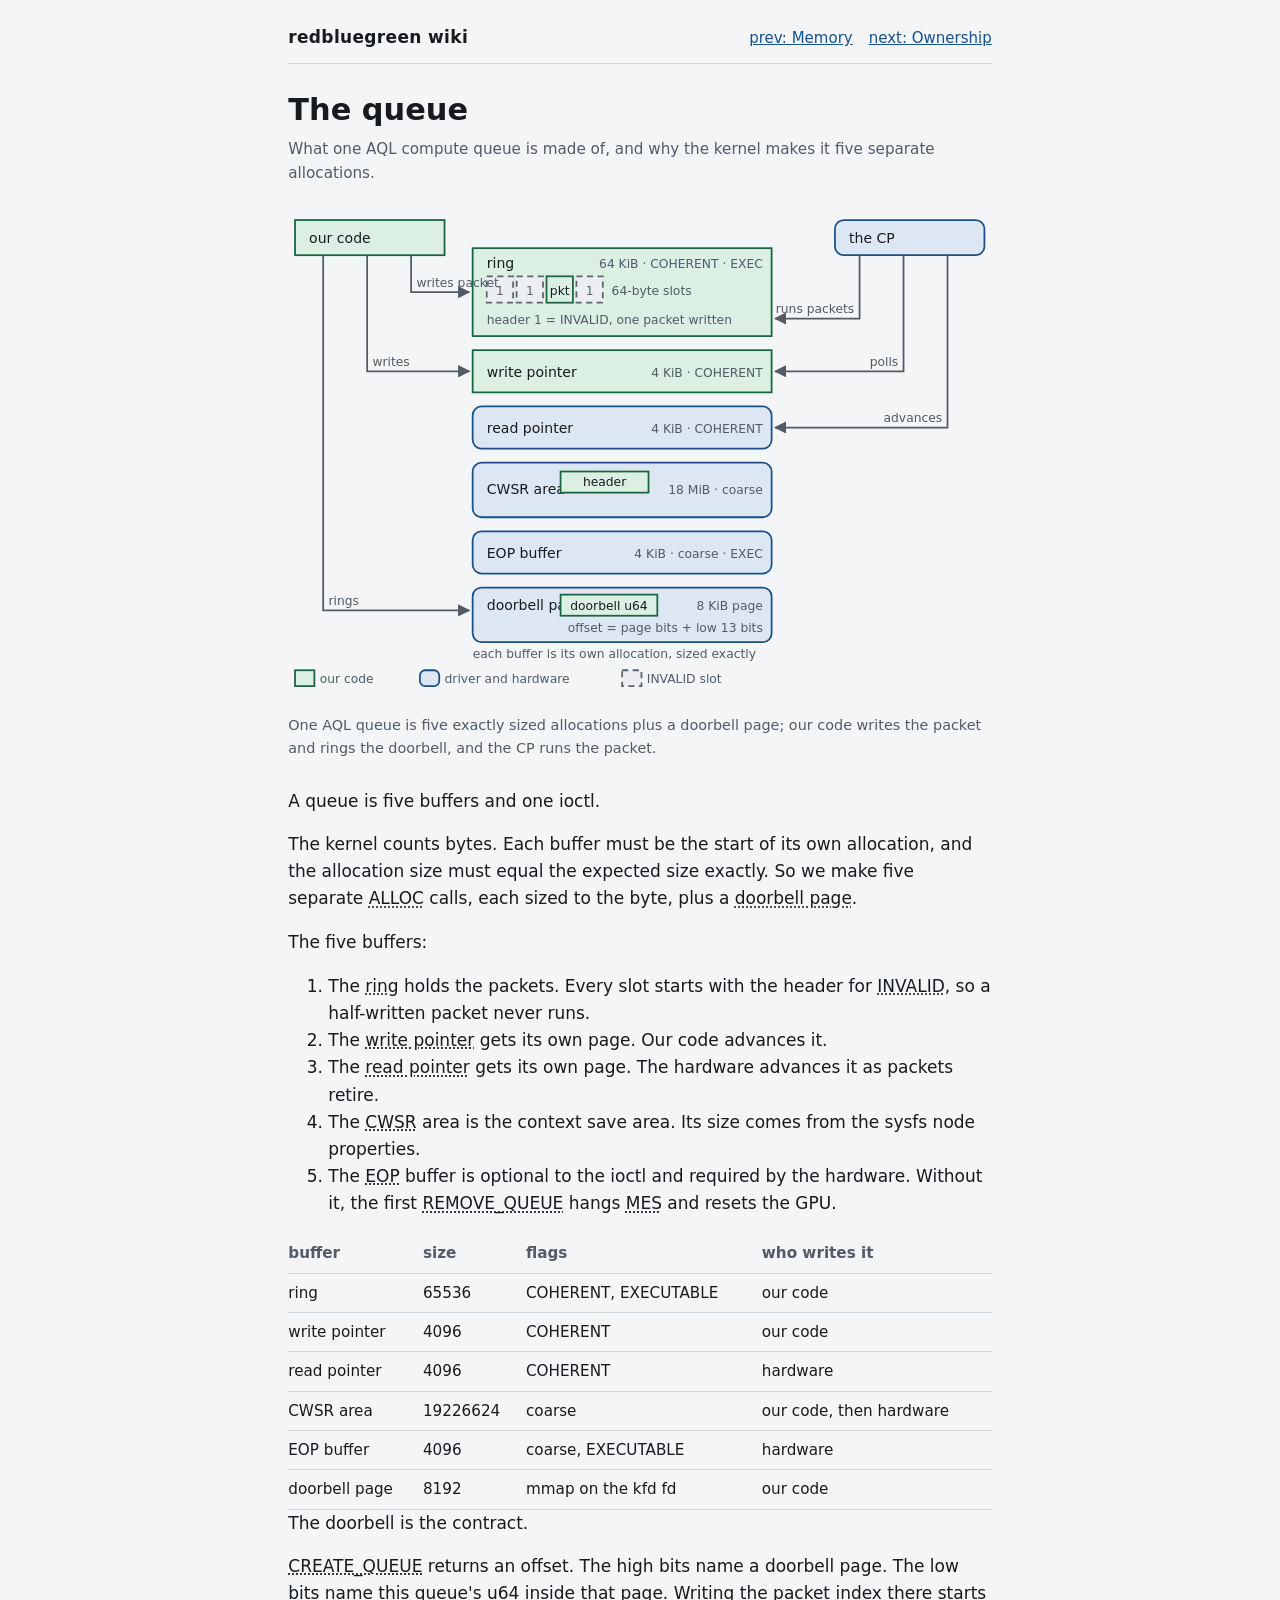
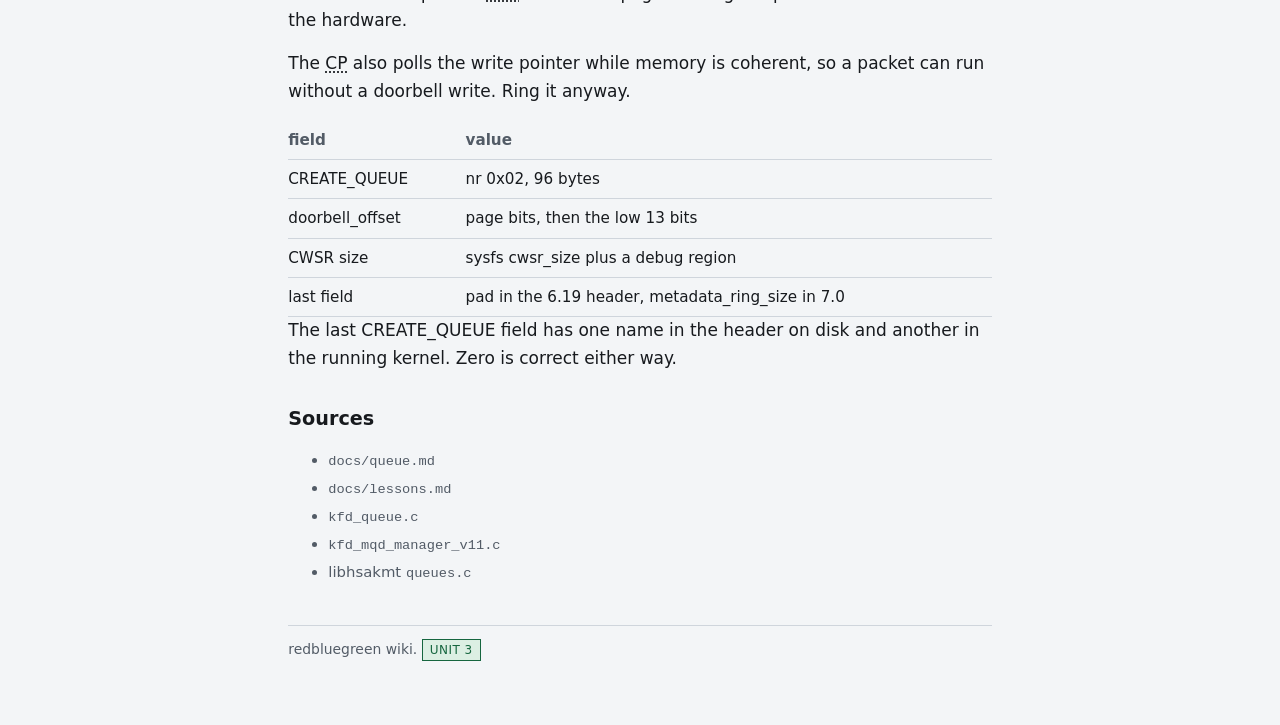
<file: docs/w/04-queue.html>
<!doctype html>
<html lang="en">
<head>
<meta charset="utf-8">
<meta name="viewport" content="width=device-width, initial-scale=1">
<title>The queue</title>
<link rel="stylesheet" href="../site.css">
</head>
<body>
<div class="wrap">

<header class="site-head">
  <a class="home" href="../index.html">redbluegreen wiki</a>
  <nav class="pager">
    <a href="03-memory.html">prev: Memory</a>
    <a href="05-ownership.html">next: Ownership</a>
  </nav>
</header>

<h1>The queue</h1>
<p class="lede">What one AQL compute queue is made of, and why the
kernel makes it five separate allocations.</p>

<figure>
<svg viewBox="0 0 800 560" role="img" xmlns="http://www.w3.org/2000/svg"
  aria-label="One AQL queue is five exactly sized allocations plus a doorbell page; our code writes the packet and rings the doorbell, and the CP runs the packet.">
  <defs>
    <marker id="arw" viewBox="0 0 10 10" refX="9" refY="5" markerWidth="7" markerHeight="7" orient="auto">
      <path d="M0,0 L10,5 L0,10 z" fill="var(--ink-arrow)"/>
    </marker>
  </defs>

  <!-- the two actors -->
  <rect x="8" y="8" width="170" height="40" fill="var(--fill-ours)" stroke="var(--ink-ours)" stroke-width="2"/>
  <text x="24" y="34" fill="var(--fg)" font-size="16">our code</text>
  <rect x="622" y="8" width="170" height="40" rx="10" fill="var(--fill-hw)" stroke="var(--ink-hw)" stroke-width="2"/>
  <text x="638" y="34" fill="var(--fg)" font-size="16">the CP</text>

  <!-- allocation 1: the ring -->
  <rect x="210" y="40" width="340" height="100" fill="var(--fill-ours)" stroke="var(--ink-ours)" stroke-width="2"/>
  <text x="226" y="62" fill="var(--fg)" font-size="16">ring</text>
  <text x="540" y="62" text-anchor="end" fill="var(--muted)" font-size="14">64 KiB · COHERENT · EXEC</text>
  <rect x="226" y="72" width="30" height="30" fill="var(--fill-none)" stroke="var(--ink-none)" stroke-width="2" stroke-dasharray="7 5"/>
  <text x="241" y="93" text-anchor="middle" fill="var(--ink-none)" font-size="14">1</text>
  <rect x="260" y="72" width="30" height="30" fill="var(--fill-none)" stroke="var(--ink-none)" stroke-width="2" stroke-dasharray="7 5"/>
  <text x="275" y="93" text-anchor="middle" fill="var(--ink-none)" font-size="14">1</text>
  <rect x="294" y="72" width="30" height="30" fill="var(--fill-ours)" stroke="var(--ink-ours)" stroke-width="2"/>
  <text x="309" y="93" text-anchor="middle" fill="var(--fg)" font-size="14">pkt</text>
  <rect x="328" y="72" width="30" height="30" fill="var(--fill-none)" stroke="var(--ink-none)" stroke-width="2" stroke-dasharray="7 5"/>
  <text x="343" y="93" text-anchor="middle" fill="var(--ink-none)" font-size="14">1</text>
  <text x="368" y="93" fill="var(--muted)" font-size="14">64-byte slots</text>
  <text x="226" y="126" fill="var(--muted)" font-size="14">header 1 = INVALID, one packet written</text>

  <!-- allocation 2: the write pointer -->
  <rect x="210" y="156" width="340" height="48" fill="var(--fill-ours)" stroke="var(--ink-ours)" stroke-width="2"/>
  <text x="226" y="186" fill="var(--fg)" font-size="16">write pointer</text>
  <text x="540" y="186" text-anchor="end" fill="var(--muted)" font-size="14">4 KiB · COHERENT</text>

  <!-- allocation 3: the read pointer -->
  <rect x="210" y="220" width="340" height="48" rx="10" fill="var(--fill-hw)" stroke="var(--ink-hw)" stroke-width="2"/>
  <text x="226" y="250" fill="var(--fg)" font-size="16">read pointer</text>
  <text x="540" y="250" text-anchor="end" fill="var(--muted)" font-size="14">4 KiB · COHERENT</text>

  <!-- allocation 4: the CWSR area -->
  <rect x="210" y="284" width="340" height="62" rx="10" fill="var(--fill-hw)" stroke="var(--ink-hw)" stroke-width="2"/>
  <text x="226" y="320" fill="var(--fg)" font-size="16">CWSR area</text>
  <rect x="310" y="294" width="100" height="24" fill="var(--fill-ours)" stroke="var(--ink-ours)" stroke-width="2"/>
  <text x="360" y="311" text-anchor="middle" fill="var(--fg)" font-size="14">header</text>
  <text x="540" y="320" text-anchor="end" fill="var(--muted)" font-size="14">18 MiB · coarse</text>

  <!-- allocation 5: the EOP buffer -->
  <rect x="210" y="362" width="340" height="48" rx="10" fill="var(--fill-hw)" stroke="var(--ink-hw)" stroke-width="2"/>
  <text x="226" y="392" fill="var(--fg)" font-size="16">EOP buffer</text>
  <text x="540" y="392" text-anchor="end" fill="var(--muted)" font-size="14">4 KiB · coarse · EXEC</text>

  <!-- the doorbell page -->
  <rect x="210" y="426" width="340" height="62" rx="10" fill="var(--fill-hw)" stroke="var(--ink-hw)" stroke-width="2"/>
  <text x="226" y="452" fill="var(--fg)" font-size="16">doorbell page</text>
  <rect x="310" y="434" width="110" height="24" fill="var(--fill-ours)" stroke="var(--ink-ours)" stroke-width="2"/>
  <text x="365" y="451" text-anchor="middle" fill="var(--fg)" font-size="14">doorbell u64</text>
  <text x="540" y="452" text-anchor="end" fill="var(--muted)" font-size="14">8 KiB page</text>
  <text x="540" y="476" text-anchor="end" fill="var(--muted)" font-size="14">offset = page bits + low 13 bits</text>

  <!-- what our code does -->
  <path d="M140,48 V90 H206" fill="none" stroke="var(--ink-arrow)" stroke-width="2" marker-end="url(#arw)"/>
  <text x="146" y="84" fill="var(--muted)" font-size="14">writes packet</text>
  <path d="M90,48 V180 H206" fill="none" stroke="var(--ink-arrow)" stroke-width="2" marker-end="url(#arw)"/>
  <text x="96" y="174" fill="var(--muted)" font-size="14">writes</text>
  <path d="M40,48 V452 H206" fill="none" stroke="var(--ink-arrow)" stroke-width="2" marker-end="url(#arw)"/>
  <text x="46" y="446" fill="var(--muted)" font-size="14">rings</text>

  <!-- what the CP does -->
  <path d="M650,48 V120 H554" fill="none" stroke="var(--ink-arrow)" stroke-width="2" marker-end="url(#arw)"/>
  <text x="644" y="114" text-anchor="end" fill="var(--muted)" font-size="14">runs packets</text>
  <path d="M700,48 V180 H554" fill="none" stroke="var(--ink-arrow)" stroke-width="2" marker-end="url(#arw)"/>
  <text x="694" y="174" text-anchor="end" fill="var(--muted)" font-size="14">polls</text>
  <path d="M750,48 V244 H554" fill="none" stroke="var(--ink-arrow)" stroke-width="2" marker-end="url(#arw)"/>
  <text x="744" y="238" text-anchor="end" fill="var(--muted)" font-size="14">advances</text>

  <text x="210" y="506" fill="var(--muted)" font-size="14">each buffer is its own allocation, sized exactly</text>

  <!-- legend -->
  <rect x="8" y="520" width="22" height="18" fill="var(--fill-ours)" stroke="var(--ink-ours)" stroke-width="2"/>
  <text x="36" y="534" fill="var(--muted)" font-size="14">our code</text>
  <rect x="150" y="520" width="22" height="18" rx="6" fill="var(--fill-hw)" stroke="var(--ink-hw)" stroke-width="2"/>
  <text x="178" y="534" fill="var(--muted)" font-size="14">driver and hardware</text>
  <rect x="380" y="520" width="22" height="18" fill="var(--fill-none)" stroke="var(--ink-none)" stroke-width="2" stroke-dasharray="7 5"/>
  <text x="408" y="534" fill="var(--muted)" font-size="14">INVALID slot</text>
</svg>
<figcaption>One AQL queue is five exactly sized allocations plus a
doorbell page; our code writes the packet and rings the doorbell, and
the CP runs the packet.</figcaption>
</figure>

<p>A queue is five buffers and one ioctl.</p>

<p>The kernel counts bytes. Each buffer must be the start of its own
allocation, and the allocation size must equal the expected size
exactly. So we make five separate <abbr title="ALLOC_MEMORY_OF_GPU,
the kfd ioctl that makes one GPU allocation">ALLOC</abbr> calls, each
sized to the byte, plus a <abbr title="an 8 KiB page of doorbell
registers, mapped on the kfd fd">doorbell page</abbr>.</p>

<p>The five buffers:</p>

<ol>
  <li>The <abbr title="the circular buffer of 64 byte packets that
  the command processor reads">ring</abbr> holds the packets. Every
  slot starts with the header for <abbr title="packet header value
  1: the command processor waits on it and never runs
  it">INVALID</abbr>, so a half-written packet never runs.</li>
  <li>The <abbr title="the index of the next free packet slot; the
  scheduler polls it">write pointer</abbr> gets its own page. Our
  code advances it.</li>
  <li>The <abbr title="the index of the next packet the hardware will
  run">read pointer</abbr> gets its own page. The hardware advances
  it as packets retire.</li>
  <li>The <abbr title="compute wave save restore: the area where the
  hardware saves a paused queue's wave state">CWSR</abbr> area is the
  context save area. Its size comes from the sysfs node properties.
  </li>
  <li>The <abbr title="end of pipe: the buffer the command processor
  uses for its end-of-pipe events">EOP</abbr> buffer is optional to
  the ioctl and required by the hardware. Without it, the first
  <abbr title="the MES call that pauses and unmaps a hardware
  queue">REMOVE_QUEUE</abbr> hangs <abbr title="micro engine
  scheduler: the GPU firmware that owns the hardware
  queues">MES</abbr> and resets the GPU.</li>
</ol>

<div class="table-scroll">
<table>
  <thead><tr><th>buffer</th><th>size</th><th>flags</th>
  <th>who writes it</th></tr></thead>
  <tbody>
    <tr><td>ring</td><td>65536</td><td>COHERENT, EXECUTABLE</td>
    <td>our code</td></tr>
    <tr><td>write pointer</td><td>4096</td><td>COHERENT</td>
    <td>our code</td></tr>
    <tr><td>read pointer</td><td>4096</td><td>COHERENT</td>
    <td>hardware</td></tr>
    <tr><td>CWSR area</td><td>19226624</td><td>coarse</td>
    <td>our code, then hardware</td></tr>
    <tr><td>EOP buffer</td><td>4096</td><td>coarse, EXECUTABLE</td>
    <td>hardware</td></tr>
    <tr><td>doorbell page</td><td>8192</td><td>mmap on the kfd fd</td>
    <td>our code</td></tr>
  </tbody>
</table>
</div>

<p>The doorbell is the contract.</p>

<p><abbr title="the kfd ioctl that makes one hardware queue from the
five buffers">CREATE_QUEUE</abbr> returns an offset. The high bits
name a doorbell page. The low bits name this queue's <abbr
title="one 64 bit word">u64</abbr> inside that page. Writing the
packet index there starts the hardware.</p>

<p>The <abbr title="command processor: the GPU front end that reads
packets and launches kernels">CP</abbr> also polls the write pointer
while memory is coherent, so a packet can run without a doorbell
write. Ring it anyway.</p>

<div class="table-scroll">
<table>
  <thead><tr><th>field</th><th>value</th></tr></thead>
  <tbody>
    <tr><td>CREATE_QUEUE</td><td>nr 0x02, 96 bytes</td></tr>
    <tr><td>doorbell_offset</td>
    <td>page bits, then the low 13 bits</td></tr>
    <tr><td>CWSR size</td>
    <td>sysfs cwsr_size plus a debug region</td></tr>
    <tr><td>last field</td>
    <td>pad in the 6.19 header, metadata_ring_size in 7.0</td></tr>
  </tbody>
</table>
</div>

<p>The last CREATE_QUEUE field has one name in the header on disk and
another in the running kernel. Zero is correct either way.</p>

<h2>Sources</h2>
<ul class="sources">
  <li><code>docs/queue.md</code></li>
  <li><code>docs/lessons.md</code></li>
  <li><code>kfd_queue.c</code></li>
  <li><code>kfd_mqd_manager_v11.c</code></li>
  <li>libhsakmt <code>queues.c</code></li>
</ul>

<footer class="site-foot">
<p>redbluegreen wiki. <span class="badge">unit 3</span></p>
</footer>

</div>
</body>
</html>
</file>
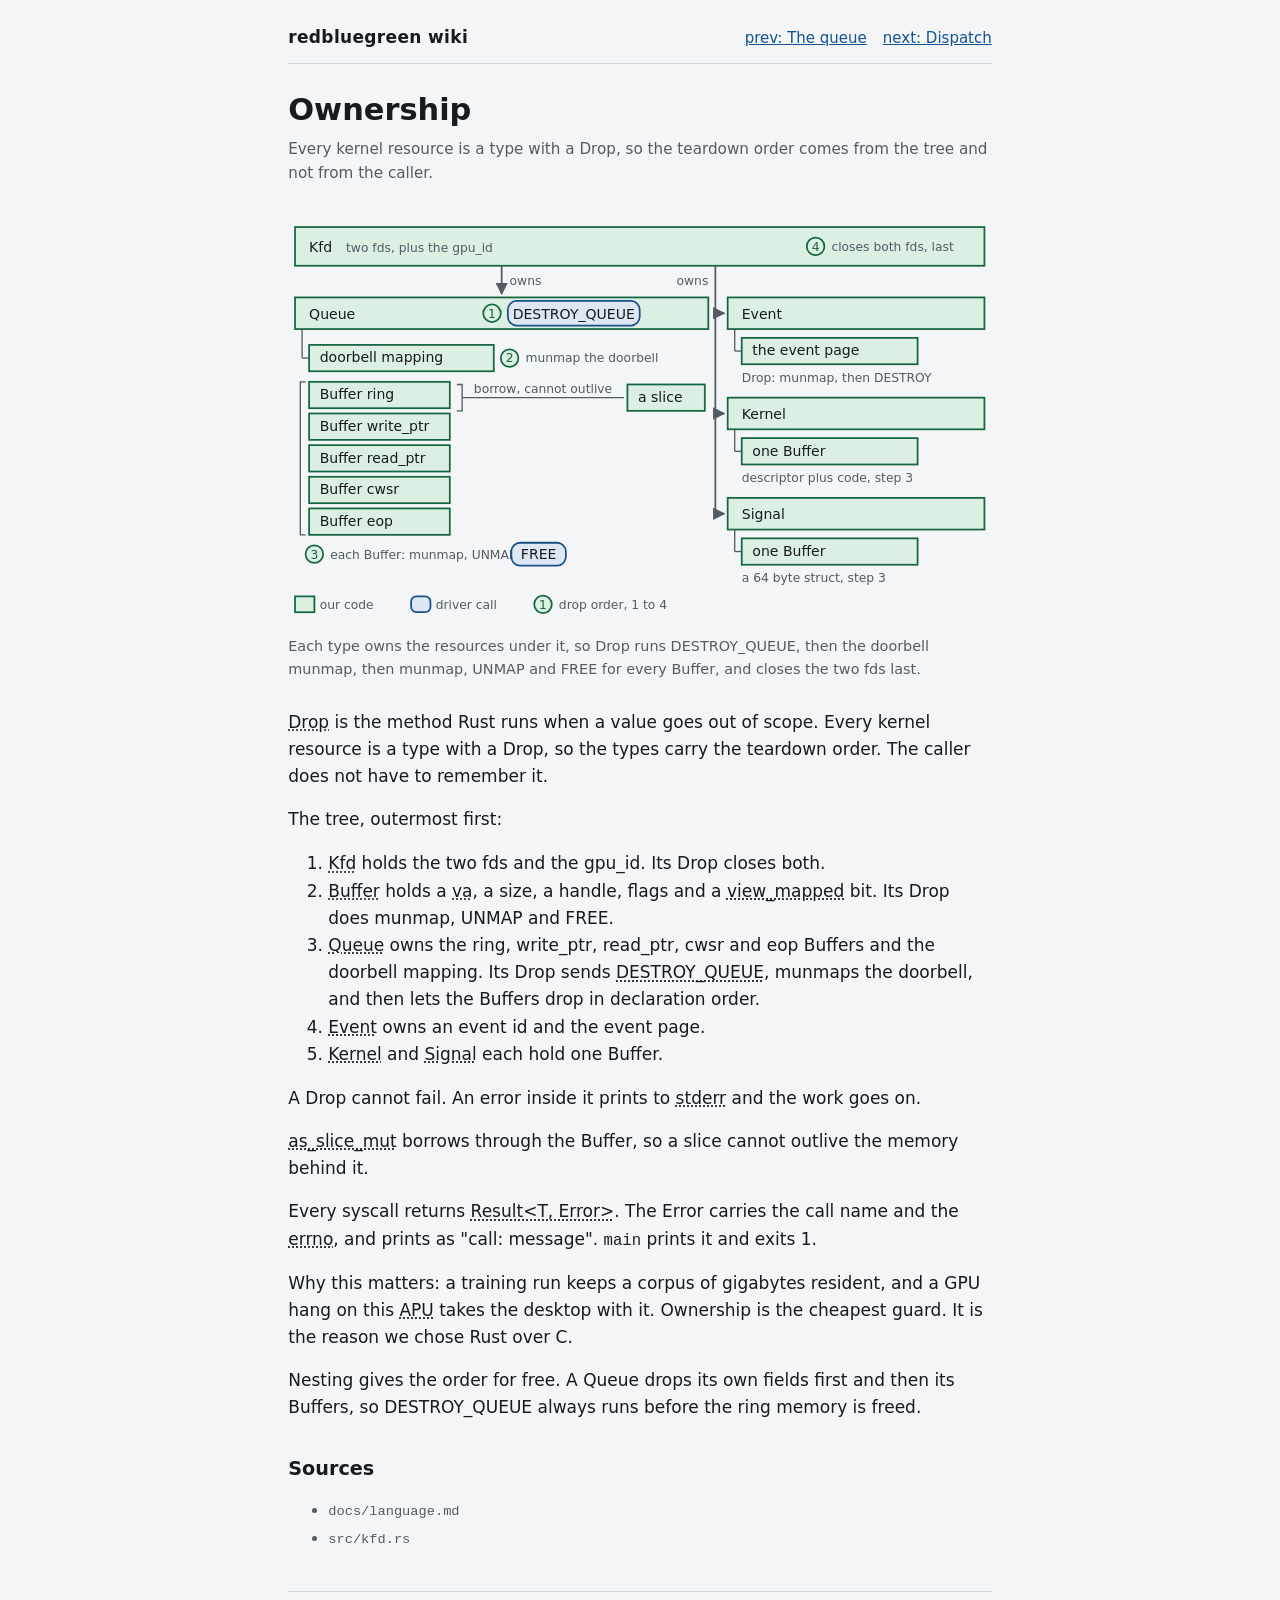
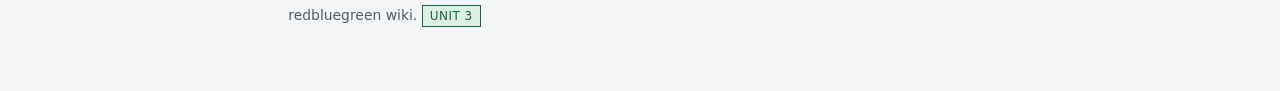
<file: docs/w/05-ownership.html>
<!doctype html>
<html lang="en">
<head>
<meta charset="utf-8">
<meta name="viewport" content="width=device-width, initial-scale=1">
<title>Ownership</title>
<link rel="stylesheet" href="../site.css">
</head>
<body>
<div class="wrap">

<header class="site-head">
  <a class="home" href="../index.html">redbluegreen wiki</a>
  <nav class="pager">
    <a href="04-queue.html">prev: The queue</a>
    <a href="06-dispatch.html">next: Dispatch</a>
  </nav>
</header>

<h1>Ownership</h1>
<p class="lede">Every kernel resource is a type with a Drop, so the
teardown order comes from the tree and not from the caller.</p>

<figure>
<svg viewBox="0 0 800 470" role="img" xmlns="http://www.w3.org/2000/svg"
  aria-label="The Drop tree. Kfd owns the Queue, the Event, the Kernel and the Signal, and Drop runs DESTROY_QUEUE, then the doorbell munmap, then munmap, UNMAP and FREE for each Buffer, and closes the two fds last.">
  <defs>
    <marker id="arw" viewBox="0 0 10 10" refX="9" refY="5" markerWidth="7" markerHeight="7" orient="auto">
      <path d="M0,0 L10,5 L0,10 z" fill="var(--ink-arrow)"/>
    </marker>
  </defs>

  <!-- root -->
  <rect x="8" y="16" width="784" height="44" fill="var(--fill-ours)" stroke="var(--ink-ours)" stroke-width="2"/>
  <text x="24" y="44" fill="var(--fg)" font-size="16">Kfd</text>
  <text x="66" y="44" fill="var(--muted)" font-size="14">two fds, plus the gpu_id</text>
  <circle cx="600" cy="38" r="10" fill="var(--fill-ours)" stroke="var(--ink-ours)" stroke-width="2"/>
  <text x="600" y="43" text-anchor="middle" fill="var(--ink-ours)" font-size="14">4</text>
  <text x="618" y="43" fill="var(--muted)" font-size="14">closes both fds, last</text>

  <!-- root to the two columns -->
  <line x1="243" y1="60" x2="243" y2="92" stroke="var(--ink-arrow)" stroke-width="2" marker-end="url(#arw)"/>
  <text x="252" y="82" fill="var(--muted)" font-size="14">owns</text>
  <line x1="486" y1="60" x2="486" y2="342" stroke="var(--ink-arrow)" stroke-width="2"/>
  <line x1="486" y1="114" x2="496" y2="114" stroke="var(--ink-arrow)" stroke-width="2" marker-end="url(#arw)"/>
  <line x1="486" y1="228" x2="496" y2="228" stroke="var(--ink-arrow)" stroke-width="2" marker-end="url(#arw)"/>
  <line x1="486" y1="342" x2="496" y2="342" stroke="var(--ink-arrow)" stroke-width="2" marker-end="url(#arw)"/>
  <text x="478" y="82" text-anchor="end" fill="var(--muted)" font-size="14">owns</text>

  <!-- queue -->
  <rect x="8" y="96" width="470" height="36" fill="var(--fill-ours)" stroke="var(--ink-ours)" stroke-width="2"/>
  <text x="24" y="120" fill="var(--fg)" font-size="16">Queue</text>
  <circle cx="232" cy="114" r="10" fill="var(--fill-ours)" stroke="var(--ink-ours)" stroke-width="2"/>
  <text x="232" y="119" text-anchor="middle" fill="var(--ink-ours)" font-size="14">1</text>
  <rect x="250" y="100" width="150" height="28" rx="10" fill="var(--fill-hw)" stroke="var(--ink-hw)" stroke-width="2"/>
  <text x="325" y="120" text-anchor="middle" fill="var(--fg)" font-size="16">DESTROY_QUEUE</text>

  <!-- doorbell -->
  <line x1="16" y1="132" x2="16" y2="165" stroke="var(--ink-arrow)" stroke-width="1.5"/>
  <line x1="16" y1="165" x2="24" y2="165" stroke="var(--ink-arrow)" stroke-width="1.5"/>
  <rect x="24" y="150" width="210" height="30" fill="var(--fill-ours)" stroke="var(--ink-ours)" stroke-width="2"/>
  <text x="36" y="170" fill="var(--fg)" font-size="16">doorbell mapping</text>
  <circle cx="252" cy="165" r="10" fill="var(--fill-ours)" stroke="var(--ink-ours)" stroke-width="2"/>
  <text x="252" y="170" text-anchor="middle" fill="var(--ink-ours)" font-size="14">2</text>
  <text x="270" y="170" fill="var(--muted)" font-size="14">munmap the doorbell</text>

  <!-- the five buffers -->
  <path d="M20,192 h-6 v174 h6" fill="none" stroke="var(--ink-arrow)" stroke-width="1.5"/>
  <rect x="24" y="192" width="160" height="30" fill="var(--fill-ours)" stroke="var(--ink-ours)" stroke-width="2"/>
  <text x="36" y="212" fill="var(--fg)" font-size="16">Buffer ring</text>
  <rect x="24" y="228" width="160" height="30" fill="var(--fill-ours)" stroke="var(--ink-ours)" stroke-width="2"/>
  <text x="36" y="248" fill="var(--fg)" font-size="16">Buffer write_ptr</text>
  <rect x="24" y="264" width="160" height="30" fill="var(--fill-ours)" stroke="var(--ink-ours)" stroke-width="2"/>
  <text x="36" y="284" fill="var(--fg)" font-size="16">Buffer read_ptr</text>
  <rect x="24" y="300" width="160" height="30" fill="var(--fill-ours)" stroke="var(--ink-ours)" stroke-width="2"/>
  <text x="36" y="320" fill="var(--fg)" font-size="16">Buffer cwsr</text>
  <rect x="24" y="336" width="160" height="30" fill="var(--fill-ours)" stroke="var(--ink-ours)" stroke-width="2"/>
  <text x="36" y="356" fill="var(--fg)" font-size="16">Buffer eop</text>

  <!-- the borrow -->
  <path d="M192,195 h6 v30 h-6" fill="none" stroke="var(--ink-arrow)" stroke-width="1.5"/>
  <line x1="198" y1="210" x2="382" y2="210" stroke="var(--ink-arrow)" stroke-width="1.5"/>
  <text x="290" y="205" text-anchor="middle" fill="var(--muted)" font-size="14">borrow, cannot outlive</text>
  <rect x="386" y="195" width="88" height="30" fill="var(--fill-ours)" stroke="var(--ink-ours)" stroke-width="2"/>
  <text x="398" y="215" fill="var(--fg)" font-size="16">a slice</text>

  <!-- step three -->
  <circle cx="30" cy="388" r="10" fill="var(--fill-ours)" stroke="var(--ink-ours)" stroke-width="2"/>
  <text x="30" y="393" text-anchor="middle" fill="var(--ink-ours)" font-size="14">3</text>
  <text x="48" y="393" fill="var(--muted)" font-size="14">each Buffer: munmap, UNMAP,</text>
  <rect x="254" y="375" width="62" height="26" rx="10" fill="var(--fill-hw)" stroke="var(--ink-hw)" stroke-width="2"/>
  <text x="285" y="393" text-anchor="middle" fill="var(--fg)" font-size="16">FREE</text>

  <!-- event -->
  <rect x="500" y="96" width="292" height="36" fill="var(--fill-ours)" stroke="var(--ink-ours)" stroke-width="2"/>
  <text x="516" y="120" fill="var(--fg)" font-size="16">Event</text>
  <line x1="508" y1="132" x2="508" y2="157" stroke="var(--ink-arrow)" stroke-width="1.5"/>
  <line x1="508" y1="157" x2="516" y2="157" stroke="var(--ink-arrow)" stroke-width="1.5"/>
  <rect x="516" y="142" width="200" height="30" fill="var(--fill-ours)" stroke="var(--ink-ours)" stroke-width="2"/>
  <text x="528" y="162" fill="var(--fg)" font-size="16">the event page</text>
  <text x="516" y="192" fill="var(--muted)" font-size="14">Drop: munmap, then DESTROY</text>

  <!-- kernel -->
  <rect x="500" y="210" width="292" height="36" fill="var(--fill-ours)" stroke="var(--ink-ours)" stroke-width="2"/>
  <text x="516" y="234" fill="var(--fg)" font-size="16">Kernel</text>
  <line x1="508" y1="246" x2="508" y2="271" stroke="var(--ink-arrow)" stroke-width="1.5"/>
  <line x1="508" y1="271" x2="516" y2="271" stroke="var(--ink-arrow)" stroke-width="1.5"/>
  <rect x="516" y="256" width="200" height="30" fill="var(--fill-ours)" stroke="var(--ink-ours)" stroke-width="2"/>
  <text x="528" y="276" fill="var(--fg)" font-size="16">one Buffer</text>
  <text x="516" y="306" fill="var(--muted)" font-size="14">descriptor plus code, step 3</text>

  <!-- signal -->
  <rect x="500" y="324" width="292" height="36" fill="var(--fill-ours)" stroke="var(--ink-ours)" stroke-width="2"/>
  <text x="516" y="348" fill="var(--fg)" font-size="16">Signal</text>
  <line x1="508" y1="360" x2="508" y2="385" stroke="var(--ink-arrow)" stroke-width="1.5"/>
  <line x1="508" y1="385" x2="516" y2="385" stroke="var(--ink-arrow)" stroke-width="1.5"/>
  <rect x="516" y="370" width="200" height="30" fill="var(--fill-ours)" stroke="var(--ink-ours)" stroke-width="2"/>
  <text x="528" y="390" fill="var(--fg)" font-size="16">one Buffer</text>
  <text x="516" y="420" fill="var(--muted)" font-size="14">a 64 byte struct, step 3</text>

  <!-- legend -->
  <rect x="8" y="436" width="22" height="18" fill="var(--fill-ours)" stroke="var(--ink-ours)" stroke-width="2"/>
  <text x="36" y="450" fill="var(--muted)" font-size="14">our code</text>
  <rect x="140" y="436" width="22" height="18" rx="6" fill="var(--fill-hw)" stroke="var(--ink-hw)" stroke-width="2"/>
  <text x="168" y="450" fill="var(--muted)" font-size="14">driver call</text>
  <circle cx="290" cy="445" r="10" fill="var(--fill-ours)" stroke="var(--ink-ours)" stroke-width="2"/>
  <text x="290" y="450" text-anchor="middle" fill="var(--ink-ours)" font-size="14">1</text>
  <text x="308" y="450" fill="var(--muted)" font-size="14">drop order, 1 to 4</text>
</svg>
<figcaption>Each type owns the resources under it, so Drop runs
DESTROY_QUEUE, then the doorbell munmap, then munmap, UNMAP and FREE
for every Buffer, and closes the two fds last.</figcaption>
</figure>

<p><abbr title="the Rust destructor: the method that runs when a
value goes out of scope">Drop</abbr> is the method Rust runs when a
value goes out of scope. Every kernel resource is a type with a Drop,
so the types carry the teardown order. The caller does not have to
remember it.</p>

<p>The tree, outermost first:</p>

<ol>
  <li><abbr title="the type that owns the open driver: both fds and
  the gpu_id">Kfd</abbr> holds the two fds and the gpu_id. Its Drop
  closes both.</li>
  <li><abbr title="the type that owns one GPU allocation and its host
  view">Buffer</abbr> holds a <abbr title="virtual address: the one
  address both the CPU and the GPU use for it">va</abbr>, a size, a
  handle, flags and a <abbr title="a bit that records whether the
  host view is mapped right now">view_mapped</abbr> bit. Its Drop
  does munmap, UNMAP and FREE.</li>
  <li><abbr title="the type that owns one hardware queue and its five
  buffers">Queue</abbr> owns the ring, write_ptr, read_ptr, cwsr and
  eop Buffers and the doorbell mapping. Its Drop sends <abbr
  title="the kfd ioctl that removes a hardware
  queue">DESTROY_QUEUE</abbr>, munmaps the doorbell, and then lets
  the Buffers drop in declaration order.</li>
  <li><abbr title="the type that owns one kfd event and its slot in
  the event page">Event</abbr> owns an event id and the event
  page.</li>
  <li><abbr title="the type that owns the buffer holding a kernel
  descriptor and its code">Kernel</abbr> and <abbr title="the type
  that owns the 64 byte completion signal in its own
  buffer">Signal</abbr> each hold one Buffer.</li>
</ol>

<p>A Drop cannot fail. An error inside it prints to <abbr
title="standard error: the output stream for messages">stderr</abbr>
and the work goes on.</p>

<p><abbr title="the Buffer method that gives a mutable slice over the
host view">as_slice_mut</abbr> borrows through the Buffer, so a slice
cannot outlive the memory behind it.</p>

<p>Every syscall returns <abbr title="the Rust type that holds either
a value or an error">Result&lt;T, Error&gt;</abbr>. The Error carries
the call name and the <abbr title="the error number a failed system
call leaves behind">errno</abbr>, and prints as "call: message".
<code>main</code> prints it and exits 1.</p>

<p>Why this matters: a training run keeps a corpus of gigabytes
resident, and a GPU hang on this <abbr title="accelerated processing
unit: a CPU and a GPU on one chip">APU</abbr> takes the desktop with
it. Ownership is the cheapest guard. It is the reason we chose Rust
over C.</p>

<p>Nesting gives the order for free. A Queue drops its own fields
first and then its Buffers, so DESTROY_QUEUE always runs before the
ring memory is freed.</p>

<h2>Sources</h2>
<ul class="sources">
  <li><code>docs/language.md</code></li>
  <li><code>src/kfd.rs</code></li>
</ul>

<footer class="site-foot">
<p>redbluegreen wiki. <span class="badge">unit 3</span></p>
</footer>

</div>
</body>
</html>
</file>
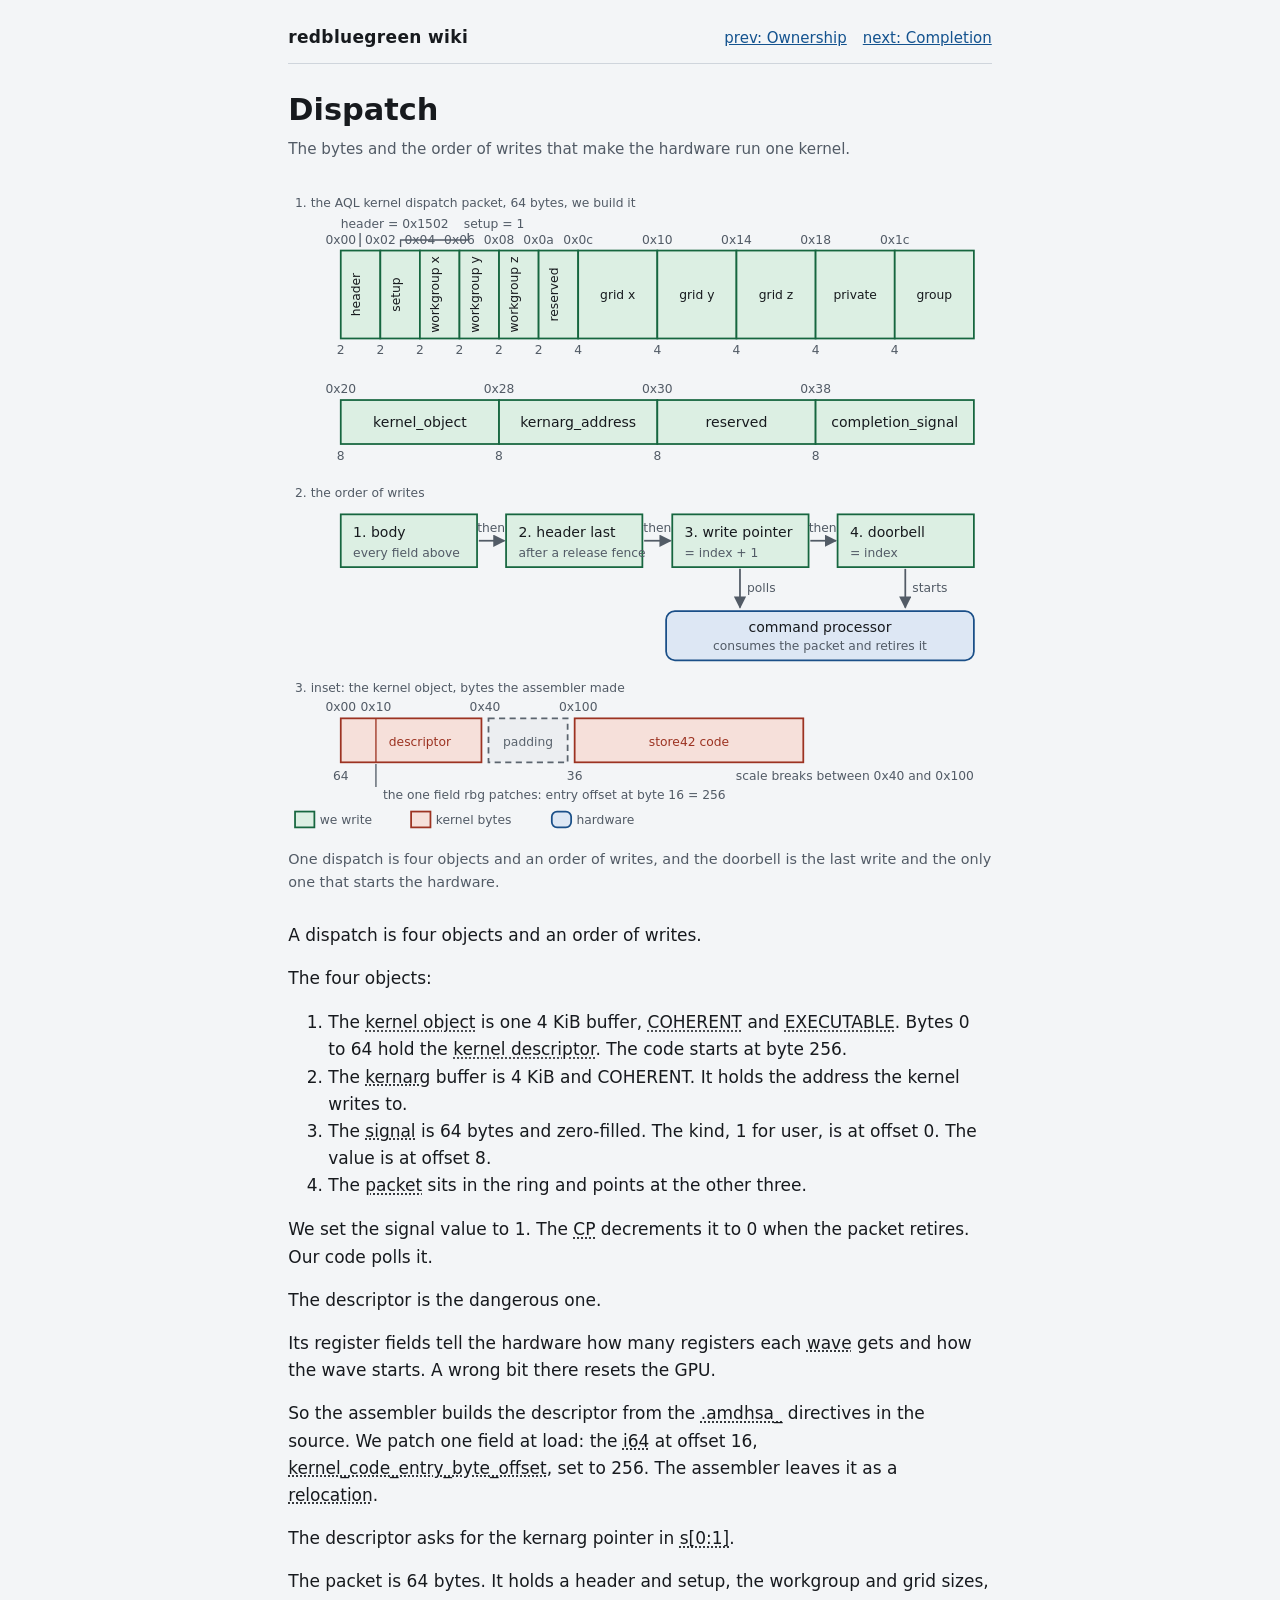
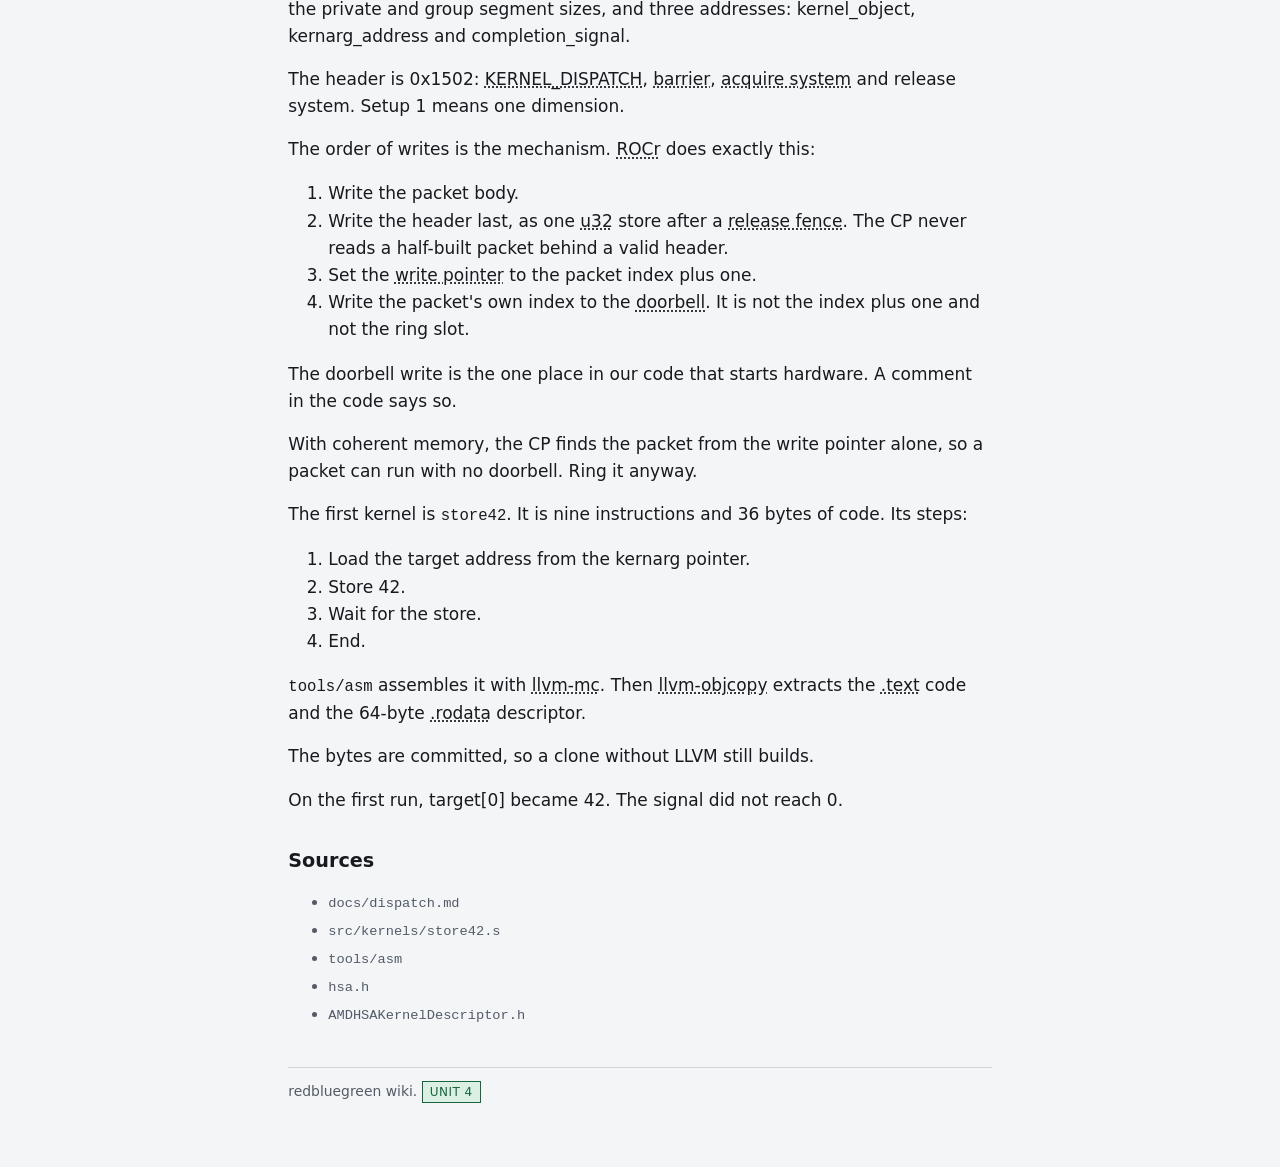
<file: docs/w/06-dispatch.html>
<!doctype html>
<html lang="en">
<head>
<meta charset="utf-8">
<meta name="viewport" content="width=device-width, initial-scale=1">
<title>Dispatch</title>
<link rel="stylesheet" href="../site.css">
</head>
<body>
<div class="wrap">

<header class="site-head">
  <a class="home" href="../index.html">redbluegreen wiki</a>
  <nav class="pager">
    <a href="05-ownership.html">prev: Ownership</a>
    <a href="07-completion.html">next: Completion</a>
  </nav>
</header>

<h1>Dispatch</h1>
<p class="lede">The bytes and the order of writes that make the
hardware run one kernel.</p>

<figure>
<svg viewBox="0 0 800 740" role="img" xmlns="http://www.w3.org/2000/svg"
  aria-label="One dispatch is four objects and an order of writes: the packet body first, then the header, then the write pointer, then the doorbell, which is the one write that starts the hardware.">
  <defs>
    <marker id="arw" viewBox="0 0 10 10" refX="9" refY="5" markerWidth="7" markerHeight="7" orient="auto">
      <path d="M0,0 L10,5 L0,10 z" fill="var(--ink-arrow)"/>
    </marker>
  </defs>

  <!-- ===== part 1: the packet ===== -->
  <text x="8" y="20" fill="var(--muted)" font-size="14">1. the AQL kernel dispatch packet, 64 bytes, we build it</text>

  <text x="60" y="44" fill="var(--muted)" font-size="14">header = 0x1502</text>
  <line x1="82" y1="50" x2="82" y2="66" stroke="var(--ink-arrow)" stroke-width="1.5"/>
  <text x="200" y="44" fill="var(--muted)" font-size="14">setup = 1</text>
  <polyline points="205,50 205,58 128,58 128,66" fill="none" stroke="var(--ink-arrow)" stroke-width="1.5"/>

  <!-- row A offsets -->
  <text x="60" y="62" text-anchor="middle" fill="var(--muted)" font-size="14">0x00</text>
  <text x="105" y="62" text-anchor="middle" fill="var(--muted)" font-size="14">0x02</text>
  <text x="150" y="62" text-anchor="middle" fill="var(--muted)" font-size="14">0x04</text>
  <text x="195" y="62" text-anchor="middle" fill="var(--muted)" font-size="14">0x06</text>
  <text x="240" y="62" text-anchor="middle" fill="var(--muted)" font-size="14">0x08</text>
  <text x="285" y="62" text-anchor="middle" fill="var(--muted)" font-size="14">0x0a</text>
  <text x="330" y="62" text-anchor="middle" fill="var(--muted)" font-size="14">0x0c</text>
  <text x="420" y="62" text-anchor="middle" fill="var(--muted)" font-size="14">0x10</text>
  <text x="510" y="62" text-anchor="middle" fill="var(--muted)" font-size="14">0x14</text>
  <text x="600" y="62" text-anchor="middle" fill="var(--muted)" font-size="14">0x18</text>
  <text x="690" y="62" text-anchor="middle" fill="var(--muted)" font-size="14">0x1c</text>

  <!-- row A boxes -->
  <rect x="60" y="70" width="45" height="100" fill="var(--fill-ours)" stroke="var(--ink-ours)" stroke-width="2"/>
  <text x="82" y="120" text-anchor="middle" fill="var(--fg)" font-size="14" transform="rotate(-90 82 120)">header</text>
  <rect x="105" y="70" width="45" height="100" fill="var(--fill-ours)" stroke="var(--ink-ours)" stroke-width="2"/>
  <text x="127" y="120" text-anchor="middle" fill="var(--fg)" font-size="14" transform="rotate(-90 127 120)">setup</text>
  <rect x="150" y="70" width="45" height="100" fill="var(--fill-ours)" stroke="var(--ink-ours)" stroke-width="2"/>
  <text x="172" y="120" text-anchor="middle" fill="var(--fg)" font-size="14" transform="rotate(-90 172 120)">workgroup x</text>
  <rect x="195" y="70" width="45" height="100" fill="var(--fill-ours)" stroke="var(--ink-ours)" stroke-width="2"/>
  <text x="217" y="120" text-anchor="middle" fill="var(--fg)" font-size="14" transform="rotate(-90 217 120)">workgroup y</text>
  <rect x="240" y="70" width="45" height="100" fill="var(--fill-ours)" stroke="var(--ink-ours)" stroke-width="2"/>
  <text x="262" y="120" text-anchor="middle" fill="var(--fg)" font-size="14" transform="rotate(-90 262 120)">workgroup z</text>
  <rect x="285" y="70" width="45" height="100" fill="var(--fill-ours)" stroke="var(--ink-ours)" stroke-width="2"/>
  <text x="307" y="120" text-anchor="middle" fill="var(--fg)" font-size="14" transform="rotate(-90 307 120)">reserved</text>
  <rect x="330" y="70" width="90" height="100" fill="var(--fill-ours)" stroke="var(--ink-ours)" stroke-width="2"/>
  <text x="375" y="125" text-anchor="middle" fill="var(--fg)" font-size="14">grid x</text>
  <rect x="420" y="70" width="90" height="100" fill="var(--fill-ours)" stroke="var(--ink-ours)" stroke-width="2"/>
  <text x="465" y="125" text-anchor="middle" fill="var(--fg)" font-size="14">grid y</text>
  <rect x="510" y="70" width="90" height="100" fill="var(--fill-ours)" stroke="var(--ink-ours)" stroke-width="2"/>
  <text x="555" y="125" text-anchor="middle" fill="var(--fg)" font-size="14">grid z</text>
  <rect x="600" y="70" width="90" height="100" fill="var(--fill-ours)" stroke="var(--ink-ours)" stroke-width="2"/>
  <text x="645" y="125" text-anchor="middle" fill="var(--fg)" font-size="14">private</text>
  <rect x="690" y="70" width="90" height="100" fill="var(--fill-ours)" stroke="var(--ink-ours)" stroke-width="2"/>
  <text x="735" y="125" text-anchor="middle" fill="var(--fg)" font-size="14">group</text>

  <!-- row A sizes -->
  <text x="60" y="188" text-anchor="middle" fill="var(--muted)" font-size="14">2</text>
  <text x="105" y="188" text-anchor="middle" fill="var(--muted)" font-size="14">2</text>
  <text x="150" y="188" text-anchor="middle" fill="var(--muted)" font-size="14">2</text>
  <text x="195" y="188" text-anchor="middle" fill="var(--muted)" font-size="14">2</text>
  <text x="240" y="188" text-anchor="middle" fill="var(--muted)" font-size="14">2</text>
  <text x="285" y="188" text-anchor="middle" fill="var(--muted)" font-size="14">2</text>
  <text x="330" y="188" text-anchor="middle" fill="var(--muted)" font-size="14">4</text>
  <text x="420" y="188" text-anchor="middle" fill="var(--muted)" font-size="14">4</text>
  <text x="510" y="188" text-anchor="middle" fill="var(--muted)" font-size="14">4</text>
  <text x="600" y="188" text-anchor="middle" fill="var(--muted)" font-size="14">4</text>
  <text x="690" y="188" text-anchor="middle" fill="var(--muted)" font-size="14">4</text>

  <!-- row B offsets -->
  <text x="60" y="232" text-anchor="middle" fill="var(--muted)" font-size="14">0x20</text>
  <text x="240" y="232" text-anchor="middle" fill="var(--muted)" font-size="14">0x28</text>
  <text x="420" y="232" text-anchor="middle" fill="var(--muted)" font-size="14">0x30</text>
  <text x="600" y="232" text-anchor="middle" fill="var(--muted)" font-size="14">0x38</text>

  <!-- row B boxes -->
  <rect x="60" y="240" width="180" height="50" fill="var(--fill-ours)" stroke="var(--ink-ours)" stroke-width="2"/>
  <text x="150" y="271" text-anchor="middle" fill="var(--fg)" font-size="16">kernel_object</text>
  <rect x="240" y="240" width="180" height="50" fill="var(--fill-ours)" stroke="var(--ink-ours)" stroke-width="2"/>
  <text x="330" y="271" text-anchor="middle" fill="var(--fg)" font-size="16">kernarg_address</text>
  <rect x="420" y="240" width="180" height="50" fill="var(--fill-ours)" stroke="var(--ink-ours)" stroke-width="2"/>
  <text x="510" y="271" text-anchor="middle" fill="var(--fg)" font-size="16">reserved</text>
  <rect x="600" y="240" width="180" height="50" fill="var(--fill-ours)" stroke="var(--ink-ours)" stroke-width="2"/>
  <text x="690" y="271" text-anchor="middle" fill="var(--fg)" font-size="16">completion_signal</text>

  <!-- row B sizes -->
  <text x="60" y="308" text-anchor="middle" fill="var(--muted)" font-size="14">8</text>
  <text x="240" y="308" text-anchor="middle" fill="var(--muted)" font-size="14">8</text>
  <text x="420" y="308" text-anchor="middle" fill="var(--muted)" font-size="14">8</text>
  <text x="600" y="308" text-anchor="middle" fill="var(--muted)" font-size="14">8</text>

  <!-- ===== part 2: the order of writes ===== -->
  <text x="8" y="350" fill="var(--muted)" font-size="14">2. the order of writes</text>

  <rect x="60" y="370" width="155" height="60" fill="var(--fill-ours)" stroke="var(--ink-ours)" stroke-width="2"/>
  <text x="74" y="396" fill="var(--fg)" font-size="16">1. body</text>
  <text x="74" y="418" fill="var(--muted)" font-size="14">every field above</text>

  <line x1="217" y1="400" x2="246" y2="400" stroke="var(--ink-arrow)" stroke-width="2" marker-end="url(#arw)"/>
  <text x="231" y="390" text-anchor="middle" fill="var(--muted)" font-size="14">then</text>

  <rect x="248" y="370" width="155" height="60" fill="var(--fill-ours)" stroke="var(--ink-ours)" stroke-width="2"/>
  <text x="262" y="396" fill="var(--fg)" font-size="16">2. header last</text>
  <text x="262" y="418" fill="var(--muted)" font-size="14">after a release fence</text>

  <line x1="405" y1="400" x2="435" y2="400" stroke="var(--ink-arrow)" stroke-width="2" marker-end="url(#arw)"/>
  <text x="420" y="390" text-anchor="middle" fill="var(--muted)" font-size="14">then</text>

  <rect x="437" y="370" width="155" height="60" fill="var(--fill-ours)" stroke="var(--ink-ours)" stroke-width="2"/>
  <text x="451" y="396" fill="var(--fg)" font-size="16">3. write pointer</text>
  <text x="451" y="418" fill="var(--muted)" font-size="14">= index + 1</text>

  <line x1="594" y1="400" x2="623" y2="400" stroke="var(--ink-arrow)" stroke-width="2" marker-end="url(#arw)"/>
  <text x="608" y="390" text-anchor="middle" fill="var(--muted)" font-size="14">then</text>

  <rect x="625" y="370" width="155" height="60" fill="var(--fill-ours)" stroke="var(--ink-ours)" stroke-width="2"/>
  <text x="639" y="396" fill="var(--fg)" font-size="16">4. doorbell</text>
  <text x="639" y="418" fill="var(--muted)" font-size="14">= index</text>

  <line x1="514" y1="432" x2="514" y2="476" stroke="var(--ink-arrow)" stroke-width="2" marker-end="url(#arw)"/>
  <text x="522" y="458" fill="var(--muted)" font-size="14">polls</text>
  <line x1="702" y1="432" x2="702" y2="476" stroke="var(--ink-arrow)" stroke-width="2" marker-end="url(#arw)"/>
  <text x="710" y="458" fill="var(--muted)" font-size="14">starts</text>

  <rect x="430" y="480" width="350" height="56" rx="10" fill="var(--fill-hw)" stroke="var(--ink-hw)" stroke-width="2"/>
  <text x="605" y="504" text-anchor="middle" fill="var(--fg)" font-size="16">command processor</text>
  <text x="605" y="524" text-anchor="middle" fill="var(--muted)" font-size="14">consumes the packet and retires it</text>

  <!-- ===== part 3: the kernel object, inset ===== -->
  <text x="8" y="572" fill="var(--muted)" font-size="14">3. inset: the kernel object, bytes the assembler made</text>

  <text x="60" y="594" text-anchor="middle" fill="var(--muted)" font-size="14">0x00</text>
  <text x="100" y="594" text-anchor="middle" fill="var(--muted)" font-size="14">0x10</text>
  <text x="224" y="594" text-anchor="middle" fill="var(--muted)" font-size="14">0x40</text>
  <text x="330" y="594" text-anchor="middle" fill="var(--muted)" font-size="14">0x100</text>

  <rect x="60" y="602" width="160" height="50" fill="var(--fill-kern)" stroke="var(--ink-kern)" stroke-width="2"/>
  <text x="150" y="633" text-anchor="middle" fill="var(--ink-kern)" font-size="14">descriptor</text>
  <line x1="100" y1="602" x2="100" y2="652" stroke="var(--ink-kern)" stroke-width="1.5"/>

  <rect x="228" y="602" width="90" height="50" fill="var(--fill-none)" stroke="var(--ink-none)" stroke-width="2" stroke-dasharray="7 5"/>
  <text x="273" y="633" text-anchor="middle" fill="var(--ink-none)" font-size="14">padding</text>

  <rect x="326" y="602" width="260" height="50" fill="var(--fill-kern)" stroke="var(--ink-kern)" stroke-width="2"/>
  <text x="456" y="633" text-anchor="middle" fill="var(--ink-kern)" font-size="14">store42 code</text>

  <text x="60" y="672" text-anchor="middle" fill="var(--muted)" font-size="14">64</text>
  <text x="326" y="672" text-anchor="middle" fill="var(--muted)" font-size="14">36</text>
  <text x="780" y="672" text-anchor="end" fill="var(--muted)" font-size="14">scale breaks between 0x40 and 0x100</text>

  <line x1="100" y1="654" x2="100" y2="680" stroke="var(--ink-arrow)" stroke-width="1.5"/>
  <text x="108" y="694" fill="var(--muted)" font-size="14">the one field rbg patches: entry offset at byte 16 = 256</text>

  <!-- legend -->
  <rect x="8" y="708" width="22" height="18" fill="var(--fill-ours)" stroke="var(--ink-ours)" stroke-width="2"/>
  <text x="36" y="722" fill="var(--muted)" font-size="14">we write</text>
  <rect x="140" y="708" width="22" height="18" fill="var(--fill-kern)" stroke="var(--ink-kern)" stroke-width="2"/>
  <text x="168" y="722" fill="var(--muted)" font-size="14">kernel bytes</text>
  <rect x="300" y="708" width="22" height="18" rx="6" fill="var(--fill-hw)" stroke="var(--ink-hw)" stroke-width="2"/>
  <text x="328" y="722" fill="var(--muted)" font-size="14">hardware</text>
</svg>
<figcaption>One dispatch is four objects and an order of writes, and
the doorbell is the last write and the only one that starts the
hardware.</figcaption>
</figure>

<p>A dispatch is four objects and an order of writes.</p>

<p>The four objects:</p>

<ol>
  <li>The <abbr title="the buffer that holds the kernel descriptor
  and the code">kernel object</abbr> is one 4 KiB buffer, <abbr
  title="allocation flag 1&lt;&lt;26: fine-grained memory, so the CP
  sees the same bytes the CPU writes">COHERENT</abbr> and <abbr
  title="allocation flag 1&lt;&lt;30: the GPU may run code from
  it">EXECUTABLE</abbr>. Bytes 0 to 64 hold the <abbr title="the 64
  byte block that tells the hardware how to start the kernel:
  registers, segment sizes, entry offset">kernel descriptor</abbr>.
  The code starts at byte 256.</li>
  <li>The <abbr title="kernel arguments: the buffer the kernel reads
  its inputs from">kernarg</abbr> buffer is 4 KiB and COHERENT. It
  holds the address the kernel writes to.</li>
  <li>The <abbr title="the 64 byte completion counter that the CP
  decrements when a packet retires">signal</abbr> is 64 bytes and
  zero-filled. The kind, 1 for user, is at offset 0. The value is at
  offset 8.</li>
  <li>The <abbr title="one 64 byte AQL command in the
  ring">packet</abbr> sits in the ring and points at the other
  three.</li>
</ol>

<p>We set the signal value to 1. The <abbr title="command processor:
the GPU front end that reads packets and launches kernels">CP</abbr>
decrements it to 0 when the packet retires. Our code polls it.</p>

<p>The descriptor is the dangerous one.</p>

<p>Its register fields tell the hardware how many registers each
<abbr title="a group of 32 threads that run one instruction
together">wave</abbr> gets and how the wave starts. A wrong bit there
resets the GPU.</p>

<p>So the assembler builds the descriptor from the <abbr
title="assembler directives that set the descriptor
fields">.amdhsa_</abbr> directives in the source. We patch one field
at load: the <abbr title="a signed 64 bit integer">i64</abbr> at
offset 16, <abbr title="the signed offset from the descriptor to the
first instruction">kernel_code_entry_byte_offset</abbr>, set to 256.
The assembler leaves it as a <abbr title="a field the assembler
leaves at zero for a later step to fill in">relocation</abbr>.</p>

<p>The descriptor asks for the kernarg pointer in <abbr title="the
first two scalar registers, which together hold one 64 bit
address">s[0:1]</abbr>.</p>

<p>The packet is 64 bytes. It holds a header and setup, the
workgroup and grid sizes, the private and group segment sizes, and
three addresses: kernel_object, kernarg_address and
completion_signal.</p>

<p>The header is 0x1502: <abbr title="AQL packet type 2: run a
kernel">KERNEL_DISPATCH</abbr>, <abbr title="header bit: the packet
waits until earlier packets finish">barrier</abbr>, <abbr
title="header fence scope: make memory visible across the whole
system">acquire system</abbr> and release system. Setup 1 means one
dimension.</p>

<p>The order of writes is the mechanism. <abbr title="the ROCm
runtime: AMD's user-space HSA library">ROCr</abbr> does exactly
this:</p>

<ol>
  <li>Write the packet body.</li>
  <li>Write the header last, as one <abbr title="an unsigned 32 bit
  word">u32</abbr> store after a <abbr title="a CPU barrier that
  makes earlier stores visible before later ones">release
  fence</abbr>. The CP never reads a half-built packet behind a
  valid header.</li>
  <li>Set the <abbr title="the index of the next free packet slot;
  the scheduler polls it">write pointer</abbr> to the packet index
  plus one.</li>
  <li>Write the packet's own index to the <abbr title="the queue's
  u64 in the doorbell page; a write there starts the
  hardware">doorbell</abbr>. It is not the index plus one and not
  the ring slot.</li>
</ol>

<p>The doorbell write is the one place in our code that starts
hardware. A comment in the code says so.</p>

<p>With coherent memory, the CP finds the packet from the write
pointer alone, so a packet can run with no doorbell. Ring it
anyway.</p>

<p>The first kernel is <code>store42</code>. It is nine instructions
and 36 bytes of code. Its steps:</p>

<ol>
  <li>Load the target address from the kernarg pointer.</li>
  <li>Store 42.</li>
  <li>Wait for the store.</li>
  <li>End.</li>
</ol>

<p><code>tools/asm</code> assembles it with <abbr title="the LLVM
machine code assembler">llvm-mc</abbr>. Then <abbr title="the LLVM
tool that copies sections out of an object file">llvm-objcopy</abbr>
extracts the <abbr title="the object file section that holds the
code">.text</abbr> code and the 64-byte <abbr title="the object file
section that holds read-only data">.rodata</abbr> descriptor.</p>

<p>The bytes are committed, so a clone without LLVM still
builds.</p>

<p>On the first run, target[0] became 42. The signal did not reach
0.</p>

<h2>Sources</h2>
<ul class="sources">
  <li><code>docs/dispatch.md</code></li>
  <li><code>src/kernels/store42.s</code></li>
  <li><code>tools/asm</code></li>
  <li><code>hsa.h</code></li>
  <li><code>AMDHSAKernelDescriptor.h</code></li>
</ul>

<footer class="site-foot">
<p>redbluegreen wiki. <span class="badge">unit 4</span></p>
</footer>

</div>
</body>
</html>
</file>
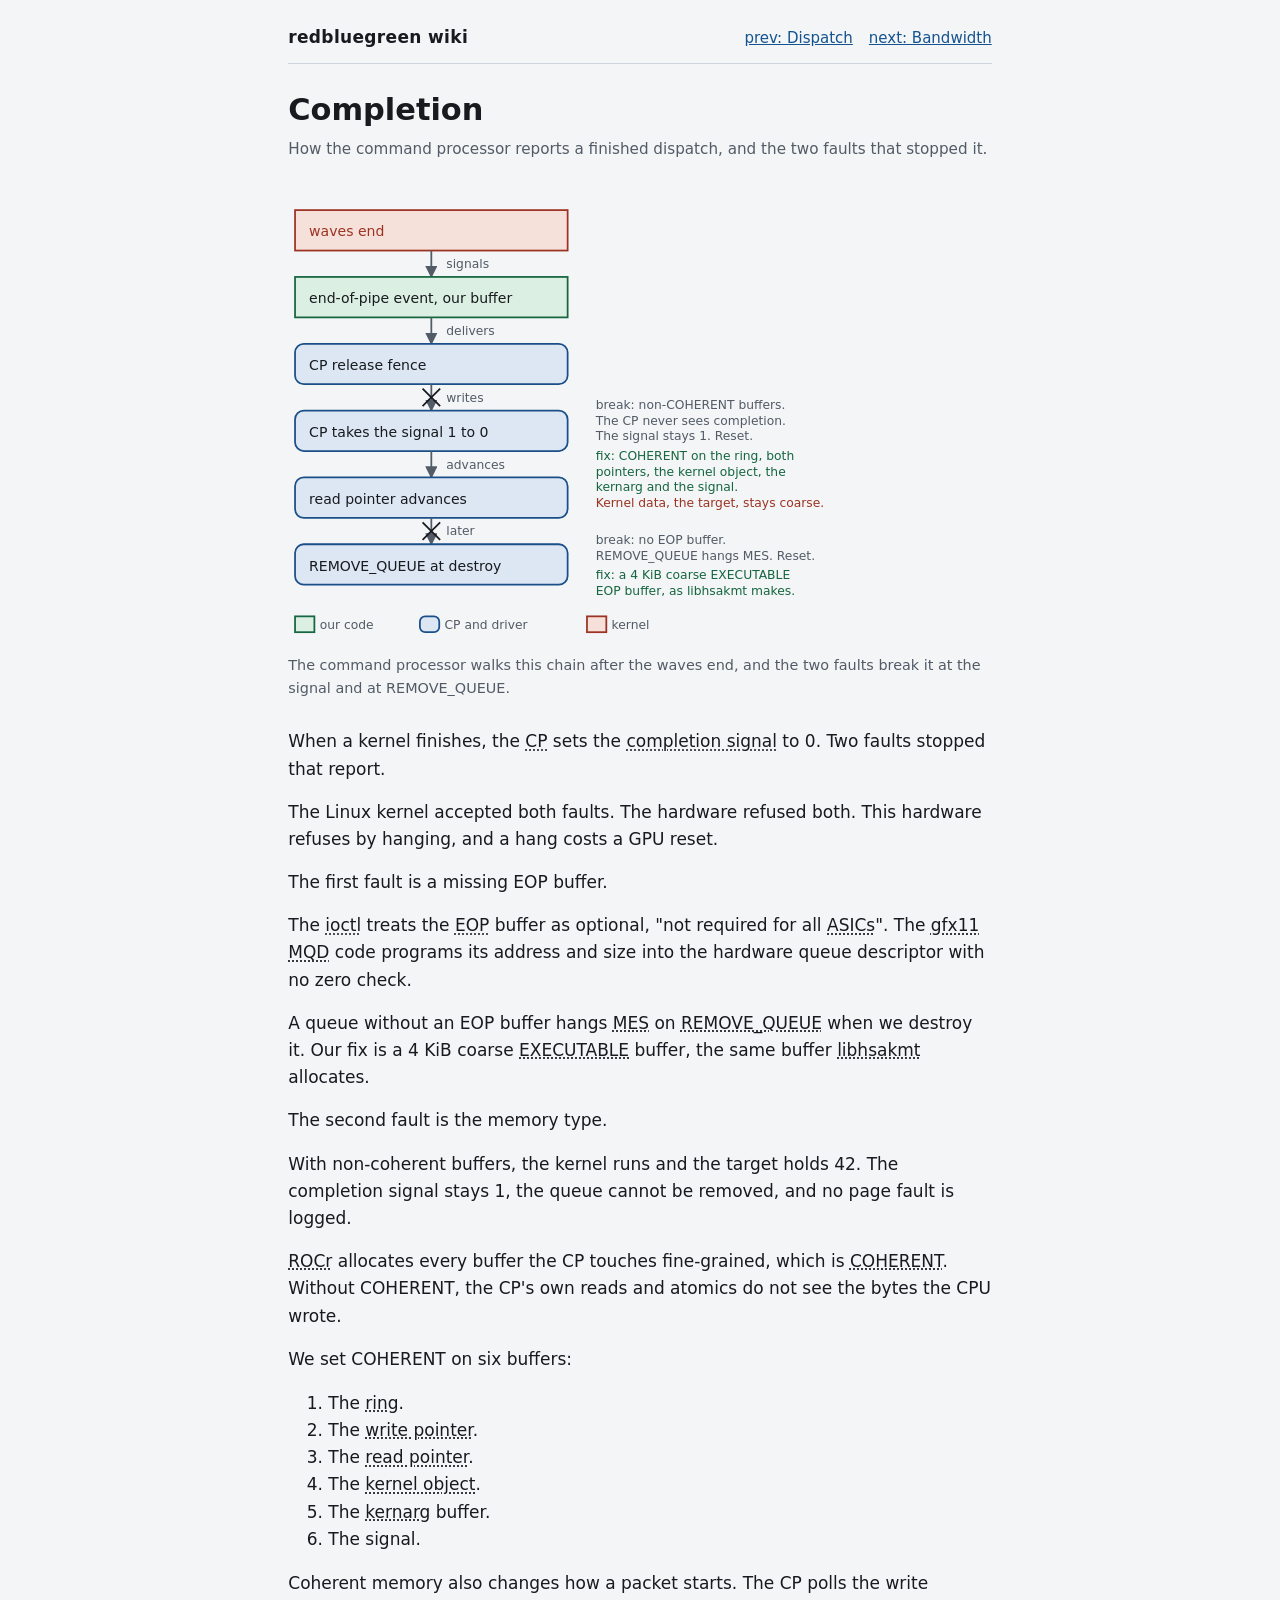
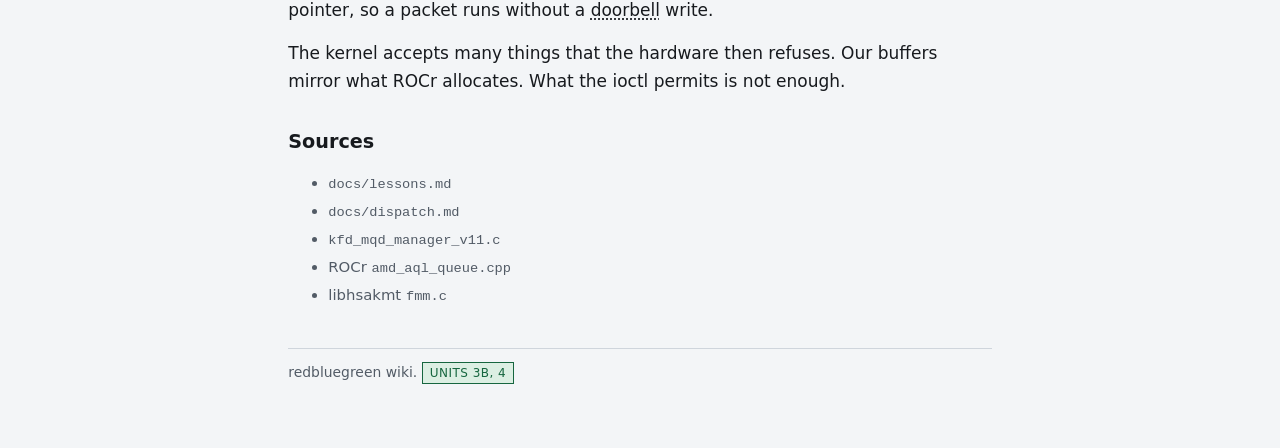
<file: docs/w/07-completion.html>
<!doctype html>
<html lang="en">
<head>
<meta charset="utf-8">
<meta name="viewport" content="width=device-width, initial-scale=1">
<title>Completion</title>
<link rel="stylesheet" href="../site.css">
</head>
<body>
<div class="wrap">

<header class="site-head">
  <a class="home" href="../index.html">redbluegreen wiki</a>
  <nav class="pager">
    <a href="06-dispatch.html">prev: Dispatch</a>
    <a href="08-bandwidth.html">next: Bandwidth</a>
  </nav>
</header>

<h1>Completion</h1>
<p class="lede">How the command processor reports a finished dispatch,
and the two faults that stopped it.</p>

<figure>
<svg viewBox="0 0 800 520" role="img" xmlns="http://www.w3.org/2000/svg"
  aria-label="The command processor walks a chain after the waves end; a missing EOP buffer breaks the chain at REMOVE_QUEUE, and non-coherent buffers break it at the completion signal.">
  <defs>
    <marker id="arw" viewBox="0 0 10 10" refX="9" refY="5" markerWidth="7" markerHeight="7" orient="auto">
      <path d="M0,0 L10,5 L0,10 z" fill="var(--ink-arrow)"/>
    </marker>
  </defs>

  <!-- step 1: the kernel finishes -->
  <rect x="8" y="24" width="310" height="46" fill="var(--fill-kern)" stroke="var(--ink-kern)" stroke-width="2"/>
  <text x="24" y="54" fill="var(--ink-kern)" font-size="16">waves end</text>
  <line x1="163" y1="70" x2="163" y2="100" stroke="var(--ink-arrow)" stroke-width="2" marker-end="url(#arw)"/>
  <text x="180" y="90" fill="var(--muted)" font-size="14">signals</text>

  <!-- step 2: our EOP buffer -->
  <rect x="8" y="100" width="310" height="46" fill="var(--fill-ours)" stroke="var(--ink-ours)" stroke-width="2"/>
  <text x="24" y="130" fill="var(--fg)" font-size="16">end-of-pipe event, our buffer</text>
  <line x1="163" y1="146" x2="163" y2="176" stroke="var(--ink-arrow)" stroke-width="2" marker-end="url(#arw)"/>
  <text x="180" y="166" fill="var(--muted)" font-size="14">delivers</text>

  <!-- step 3: the fence -->
  <rect x="8" y="176" width="310" height="46" rx="10" fill="var(--fill-hw)" stroke="var(--ink-hw)" stroke-width="2"/>
  <text x="24" y="206" fill="var(--fg)" font-size="16">CP release fence</text>
  <line x1="163" y1="222" x2="163" y2="252" stroke="var(--ink-arrow)" stroke-width="2" marker-end="url(#arw)"/>
  <text x="180" y="242" fill="var(--muted)" font-size="14">writes</text>

  <!-- step 4: the signal, and the memory-type break -->
  <rect x="8" y="252" width="310" height="46" rx="10" fill="var(--fill-hw)" stroke="var(--ink-hw)" stroke-width="2"/>
  <text x="24" y="282" fill="var(--fg)" font-size="16">CP takes the signal 1 to 0</text>
  <line x1="153" y1="227" x2="173" y2="247" stroke="var(--fg)" stroke-width="2"/>
  <line x1="173" y1="227" x2="153" y2="247" stroke="var(--fg)" stroke-width="2"/>
  <text x="350" y="250" fill="var(--muted)" font-size="14">break: non-COHERENT buffers.</text>
  <text x="350" y="268" fill="var(--muted)" font-size="14">The CP never sees completion.</text>
  <text x="350" y="286" fill="var(--muted)" font-size="14">The signal stays 1. Reset.</text>
  <text x="350" y="308" fill="var(--ink-ours)" font-size="14">fix: COHERENT on the ring, both</text>
  <text x="350" y="326" fill="var(--ink-ours)" font-size="14">pointers, the kernel object, the</text>
  <text x="350" y="344" fill="var(--ink-ours)" font-size="14">kernarg and the signal.</text>
  <text x="350" y="362" fill="var(--ink-kern)" font-size="14">Kernel data, the target, stays coarse.</text>

  <line x1="163" y1="298" x2="163" y2="328" stroke="var(--ink-arrow)" stroke-width="2" marker-end="url(#arw)"/>
  <text x="180" y="318" fill="var(--muted)" font-size="14">advances</text>

  <!-- step 5: the read pointer -->
  <rect x="8" y="328" width="310" height="46" rx="10" fill="var(--fill-hw)" stroke="var(--ink-hw)" stroke-width="2"/>
  <text x="24" y="358" fill="var(--fg)" font-size="16">read pointer advances</text>
  <line x1="163" y1="374" x2="163" y2="404" stroke="var(--ink-arrow)" stroke-width="2" marker-end="url(#arw)"/>
  <text x="180" y="394" fill="var(--muted)" font-size="14">later</text>

  <!-- step 6: destroy, and the EOP break -->
  <rect x="8" y="404" width="310" height="46" rx="10" fill="var(--fill-hw)" stroke="var(--ink-hw)" stroke-width="2"/>
  <text x="24" y="434" fill="var(--fg)" font-size="16">REMOVE_QUEUE at destroy</text>
  <line x1="153" y1="379" x2="173" y2="399" stroke="var(--fg)" stroke-width="2"/>
  <line x1="173" y1="379" x2="153" y2="399" stroke="var(--fg)" stroke-width="2"/>
  <text x="350" y="404" fill="var(--muted)" font-size="14">break: no EOP buffer.</text>
  <text x="350" y="422" fill="var(--muted)" font-size="14">REMOVE_QUEUE hangs MES. Reset.</text>
  <text x="350" y="444" fill="var(--ink-ours)" font-size="14">fix: a 4 KiB coarse EXECUTABLE</text>
  <text x="350" y="462" fill="var(--ink-ours)" font-size="14">EOP buffer, as libhsakmt makes.</text>

  <!-- legend -->
  <rect x="8" y="486" width="22" height="18" fill="var(--fill-ours)" stroke="var(--ink-ours)" stroke-width="2"/>
  <text x="36" y="500" fill="var(--muted)" font-size="14">our code</text>
  <rect x="150" y="486" width="22" height="18" rx="6" fill="var(--fill-hw)" stroke="var(--ink-hw)" stroke-width="2"/>
  <text x="178" y="500" fill="var(--muted)" font-size="14">CP and driver</text>
  <rect x="340" y="486" width="22" height="18" fill="var(--fill-kern)" stroke="var(--ink-kern)" stroke-width="2"/>
  <text x="368" y="500" fill="var(--muted)" font-size="14">kernel</text>
</svg>
<figcaption>The command processor walks this chain after the waves
end, and the two faults break it at the signal and at
REMOVE_QUEUE.</figcaption>
</figure>

<p>When a kernel finishes, the <abbr title="command processor: the GPU
front end that reads packets and launches kernels">CP</abbr> sets the
<abbr title="a 64 byte value in its own buffer; the CP sets it to 0
when the dispatch is done">completion signal</abbr> to 0. Two faults
stopped that report.</p>

<p>The Linux kernel accepted both faults. The hardware refused both.
This hardware refuses by hanging, and a hang costs a GPU reset.</p>

<p>The first fault is a missing EOP buffer.</p>

<p>The <abbr title="a system call that sends one request to a device
driver">ioctl</abbr> treats the <abbr title="end of pipe: the buffer
the command processor uses for its end-of-pipe events">EOP</abbr>
buffer as optional, "not required for all <abbr title="application
specific integrated circuit: one GPU chip design">ASICs</abbr>". The
<abbr title="the GPU generation of this chip, RDNA 3 and
3.5">gfx11</abbr> <abbr title="memory queue descriptor: the
structure that describes one hardware queue to the
firmware">MQD</abbr> code programs its address and size into the
hardware queue descriptor with no zero check.</p>

<p>A queue without an EOP buffer hangs <abbr title="micro engine
scheduler: the GPU firmware that owns the hardware
queues">MES</abbr> on <abbr title="the MES call that pauses and
unmaps a hardware queue">REMOVE_QUEUE</abbr> when we destroy it. Our
fix is a 4 KiB coarse <abbr title="the allocation flag that lets the
GPU run code from the buffer">EXECUTABLE</abbr> buffer, the same
buffer <abbr title="the ROCm user-space library that wraps the kfd
ioctls">libhsakmt</abbr> allocates.</p>

<p>The second fault is the memory type.</p>

<p>With non-coherent buffers, the kernel runs and the target holds 42.
The completion signal stays 1, the queue cannot be removed, and no
page fault is logged.</p>

<p><abbr title="the ROCm runtime: AMD's user-space HSA runtime above
libhsakmt">ROCr</abbr> allocates every buffer the CP touches
fine-grained, which is <abbr title="the fine-grained allocation flag:
the CP's reads, atomics and completion path see the same bytes the
CPU writes">COHERENT</abbr>. Without COHERENT, the CP's own reads and
atomics do not see the bytes the CPU wrote.</p>

<p>We set COHERENT on six buffers:</p>

<ol>
  <li>The <abbr title="the circular buffer of 64 byte packets that
  the command processor reads">ring</abbr>.</li>
  <li>The <abbr title="the index of the next free packet slot; the
  scheduler polls it">write pointer</abbr>.</li>
  <li>The <abbr title="the index of the next packet the hardware will
  run">read pointer</abbr>.</li>
  <li>The <abbr title="the buffer that holds the kernel descriptor
  and its code">kernel object</abbr>.</li>
  <li>The <abbr title="kernel arguments: the buffer that holds the
  arguments a kernel reads at start">kernarg</abbr> buffer.</li>
  <li>The signal.</li>
</ol>

<p>Coherent memory also changes how a packet starts. The CP polls the
write pointer, so a packet runs without a <abbr title="mapped
registers: a process writes one to tell the GPU that a queue has new
work">doorbell</abbr> write.</p>

<p>The kernel accepts many things that the hardware then refuses. Our
buffers mirror what ROCr allocates. What the ioctl permits is not
enough.</p>

<h2>Sources</h2>
<ul class="sources">
  <li><code>docs/lessons.md</code></li>
  <li><code>docs/dispatch.md</code></li>
  <li><code>kfd_mqd_manager_v11.c</code></li>
  <li>ROCr <code>amd_aql_queue.cpp</code></li>
  <li>libhsakmt <code>fmm.c</code></li>
</ul>

<footer class="site-foot">
<p>redbluegreen wiki. <span class="badge">units 3b, 4</span></p>
</footer>

</div>
</body>
</html>
</file>
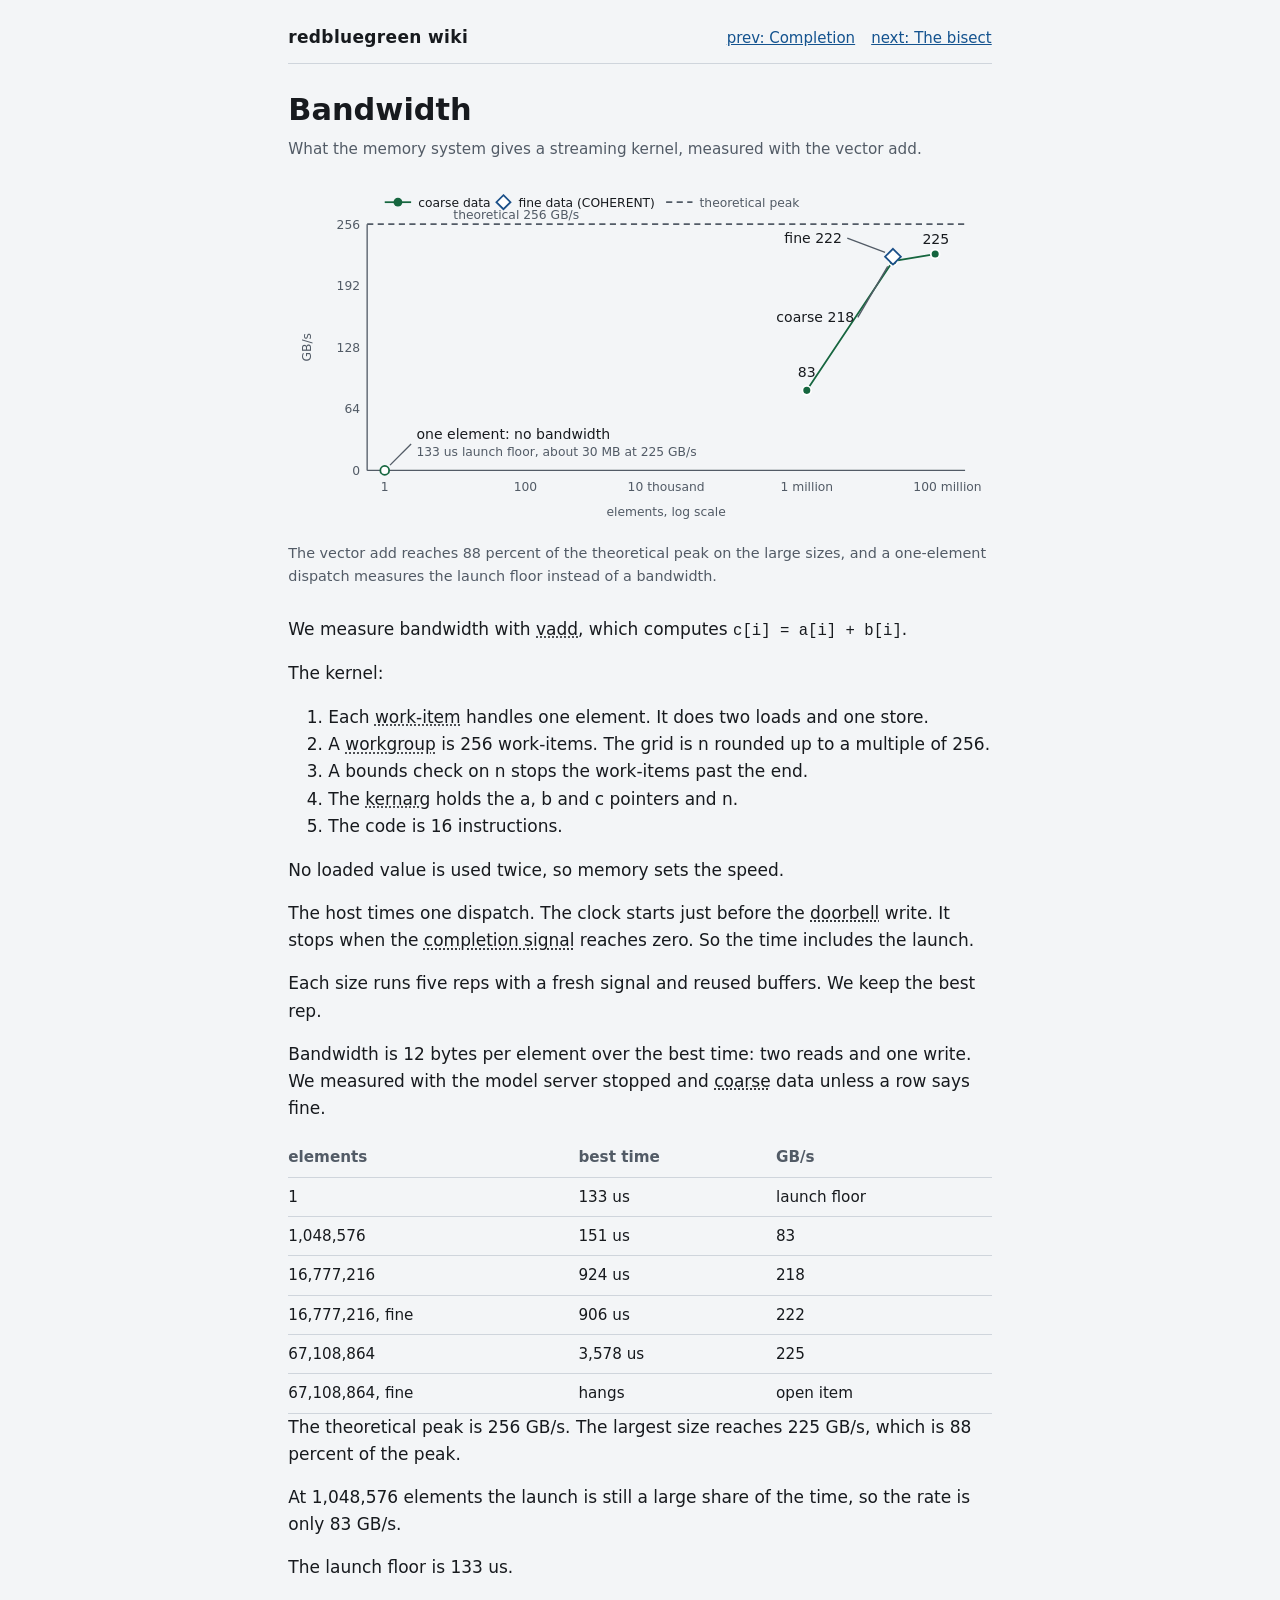
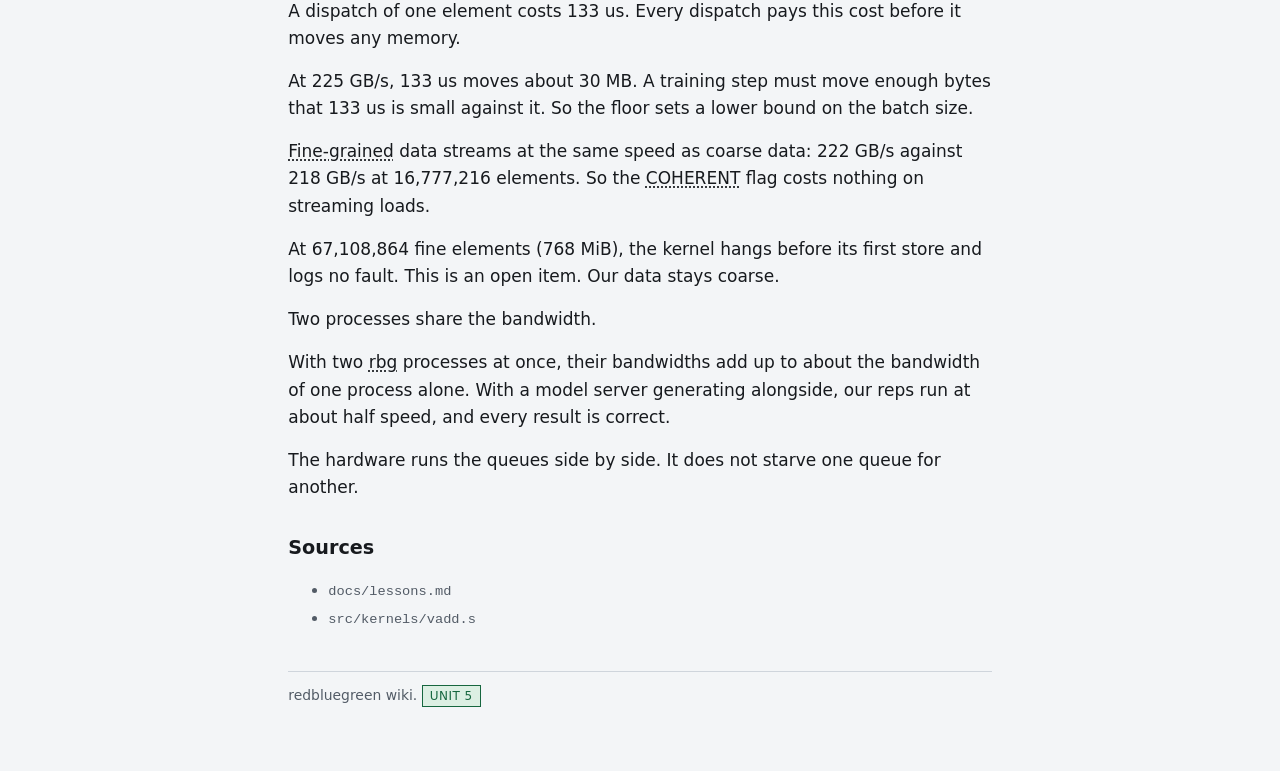
<file: docs/w/08-bandwidth.html>
<!doctype html>
<html lang="en">
<head>
<meta charset="utf-8">
<meta name="viewport" content="width=device-width, initial-scale=1">
<title>Bandwidth</title>
<link rel="stylesheet" href="../site.css">
</head>
<body>
<div class="wrap">

<header class="site-head">
  <a class="home" href="../index.html">redbluegreen wiki</a>
  <nav class="pager">
    <a href="07-completion.html">prev: Completion</a>
    <a href="09-bisect.html">next: The bisect</a>
  </nav>
</header>

<h1>Bandwidth</h1>
<p class="lede">What the memory system gives a streaming kernel, measured
with the vector add.</p>

<figure>
<svg viewBox="0 0 800 392" role="img" xmlns="http://www.w3.org/2000/svg"
  aria-label="Measured vector add bandwidth against element count. The large sizes reach 88 percent of the theoretical peak, and a one-element dispatch measures the launch floor instead of a bandwidth.">

  <!-- legend -->
  <line x1="110" y1="15" x2="140" y2="15" stroke="var(--ink-ours)" stroke-width="2"/>
  <circle cx="125" cy="15" r="5" fill="var(--ink-ours)"/>
  <text x="148" y="20" fill="var(--fg)" font-size="14">coarse data</text>
  <path d="M245,7 L253,15 L245,23 L237,15 z" fill="var(--surface)" stroke="var(--ink-hw)" stroke-width="2"/>
  <text x="262" y="20" fill="var(--fg)" font-size="14">fine data (COHERENT)</text>
  <line x1="430" y1="15" x2="460" y2="15" stroke="var(--muted)" stroke-width="2" stroke-dasharray="7 5"/>
  <text x="468" y="20" fill="var(--muted)" font-size="14">theoretical peak</text>

  <!-- axes -->
  <line x1="90" y1="40" x2="90" y2="320" stroke="var(--muted)" stroke-width="1.5"/>
  <line x1="90" y1="320" x2="770" y2="320" stroke="var(--muted)" stroke-width="1.5"/>
  <text x="82" y="325" text-anchor="end" fill="var(--muted)" font-size="14">0</text>
  <text x="82" y="255" text-anchor="end" fill="var(--muted)" font-size="14">64</text>
  <text x="82" y="185" text-anchor="end" fill="var(--muted)" font-size="14">128</text>
  <text x="82" y="115" text-anchor="end" fill="var(--muted)" font-size="14">192</text>
  <text x="82" y="45" text-anchor="end" fill="var(--muted)" font-size="14">256</text>
  <text x="26" y="180" transform="rotate(-90 26 180)" text-anchor="middle" fill="var(--muted)" font-size="14">GB/s</text>

  <text x="110" y="344" text-anchor="middle" fill="var(--muted)" font-size="14">1</text>
  <text x="270" y="344" text-anchor="middle" fill="var(--muted)" font-size="14">100</text>
  <text x="430" y="344" text-anchor="middle" fill="var(--muted)" font-size="14">10 thousand</text>
  <text x="590" y="344" text-anchor="middle" fill="var(--muted)" font-size="14">1 million</text>
  <text x="750" y="344" text-anchor="middle" fill="var(--muted)" font-size="14">100 million</text>
  <text x="430" y="372" text-anchor="middle" fill="var(--muted)" font-size="14">elements, log scale</text>

  <!-- theoretical peak -->
  <line x1="90" y1="40" x2="770" y2="40" stroke="var(--muted)" stroke-width="2" stroke-dasharray="7 5"/>
  <text x="188" y="34" fill="var(--muted)" font-size="14">theoretical 256 GB/s</text>

  <!-- coarse series -->
  <path d="M590,229 L688,82 L736,74" fill="none" stroke="var(--ink-ours)" stroke-width="2" stroke-linejoin="round" stroke-linecap="round"/>
  <circle cx="590" cy="229" r="5" fill="var(--ink-ours)" stroke="var(--surface)" stroke-width="2"/>
  <circle cx="688" cy="82" r="5" fill="var(--ink-ours)" stroke="var(--surface)" stroke-width="2"/>
  <circle cx="736" cy="74" r="5" fill="var(--ink-ours)" stroke="var(--surface)" stroke-width="2"/>
  <text x="590" y="214" text-anchor="middle" fill="var(--fg)" font-size="16">83</text>
  <text x="752" y="62" text-anchor="end" fill="var(--fg)" font-size="16">225</text>
  <line x1="682" y1="88" x2="648" y2="146" stroke="var(--muted)" stroke-width="1.5"/>
  <text x="644" y="151" text-anchor="end" fill="var(--fg)" font-size="16">coarse 218</text>

  <!-- fine point -->
  <path d="M688,68 L697,77 L688,86 L679,77 z" fill="var(--surface)" stroke="var(--ink-hw)" stroke-width="2"/>
  <line x1="679" y1="72" x2="636" y2="56" stroke="var(--muted)" stroke-width="1.5"/>
  <text x="630" y="61" text-anchor="end" fill="var(--fg)" font-size="16">fine 222</text>

  <!-- launch floor point -->
  <circle cx="110" cy="320" r="5" fill="var(--surface)" stroke="var(--ink-ours)" stroke-width="2"/>
  <line x1="116" y1="314" x2="140" y2="290" stroke="var(--muted)" stroke-width="1.5"/>
  <text x="146" y="284" fill="var(--fg)" font-size="16">one element: no bandwidth</text>
  <text x="146" y="304" fill="var(--muted)" font-size="14">133 us launch floor, about 30 MB at 225 GB/s</text>
</svg>
<figcaption>The vector add reaches 88 percent of the theoretical peak on the
large sizes, and a one-element dispatch measures the launch floor instead of a
bandwidth.</figcaption>
</figure>

<p>We measure bandwidth with <abbr title="vector add: our kernel that
computes c[i] = a[i] + b[i]">vadd</abbr>, which computes
<code>c[i] = a[i] + b[i]</code>.</p>

<p>The kernel:</p>

<ol>
  <li>Each <abbr title="one GPU thread; a wave runs 32 of them
  together">work-item</abbr> handles one element. It does two loads
  and one store.</li>
  <li>A <abbr title="a group of work-items that the GPU dispatches
  together">workgroup</abbr> is 256 work-items. The grid is n rounded
  up to a multiple of 256.</li>
  <li>A bounds check on n stops the work-items past the end.</li>
  <li>The <abbr title="kernel arguments: the buffer that holds the
  arguments a kernel reads at start">kernarg</abbr> holds the a, b
  and c pointers and n.</li>
  <li>The code is 16 instructions.</li>
</ol>

<p>No loaded value is used twice, so memory sets the speed.</p>

<p>The host times one dispatch. The clock starts just before the
<abbr title="mapped registers: a process writes one to tell the GPU
that a queue has new work">doorbell</abbr> write. It stops when the
<abbr title="a 64 byte value that the CP sets from 1 to 0 when the
kernel ends">completion signal</abbr> reaches zero. So the time
includes the launch.</p>

<p>Each size runs five reps with a fresh signal and reused buffers.
We keep the best rep.</p>

<p>Bandwidth is 12 bytes per element over the best time: two reads
and one write. We measured with the model server stopped and <abbr
title="coarse-grained: memory without COHERENT, for data the kernels
read and write">coarse</abbr> data unless a row says fine.</p>

<div class="table-scroll">
<table>
  <thead><tr><th>elements</th><th>best time</th><th>GB/s</th></tr></thead>
  <tbody>
  <tr><td>1</td><td>133 us</td><td>launch floor</td></tr>
  <tr><td>1,048,576</td><td>151 us</td><td>83</td></tr>
  <tr><td>16,777,216</td><td>924 us</td><td>218</td></tr>
  <tr><td>16,777,216, fine</td><td>906 us</td><td>222</td></tr>
  <tr><td>67,108,864</td><td>3,578 us</td><td>225</td></tr>
  <tr><td>67,108,864, fine</td><td>hangs</td><td>open item</td></tr>
  </tbody>
</table>
</div>

<p>The theoretical peak is 256 GB/s. The largest size reaches 225
GB/s, which is 88 percent of the peak.</p>

<p>At 1,048,576 elements the launch is still a large share of the
time, so the rate is only 83 GB/s.</p>

<p>The launch floor is 133 us.</p>

<p>A dispatch of one element costs 133 us. Every dispatch pays this
cost before it moves any memory.</p>

<p>At 225 GB/s, 133 us moves about 30 MB. A training step must move
enough bytes that 133 us is small against it. So the floor sets a
lower bound on the batch size.</p>

<p><abbr title="memory the CP and the CPU see the same bytes of; set
with the COHERENT flag">Fine-grained</abbr> data streams at the same
speed as coarse data: 222 GB/s against 218 GB/s at 16,777,216
elements. So the <abbr title="the allocation flag for fine-grained
memory, bit 26">COHERENT</abbr> flag costs nothing on streaming
loads.</p>

<p>At 67,108,864 fine elements (768 MiB), the kernel hangs before its
first store and logs no fault. This is an open item. Our data stays
coarse.</p>

<p>Two processes share the bandwidth.</p>

<p>With two <abbr title="the redbluegreen command-line
tool">rbg</abbr> processes at once, their bandwidths add up to about
the bandwidth of one process alone. With a model server generating
alongside, our reps run at about half speed, and every result is
correct.</p>

<p>The hardware runs the queues side by side. It does not starve one
queue for another.</p>

<h2>Sources</h2>
<ul class="sources">
  <li><code>docs/lessons.md</code></li>
  <li><code>src/kernels/vadd.s</code></li>
</ul>

<footer class="site-foot">
<p>redbluegreen wiki. <span class="badge">unit 5</span></p>
</footer>

</div>
</body>
</html>
</file>
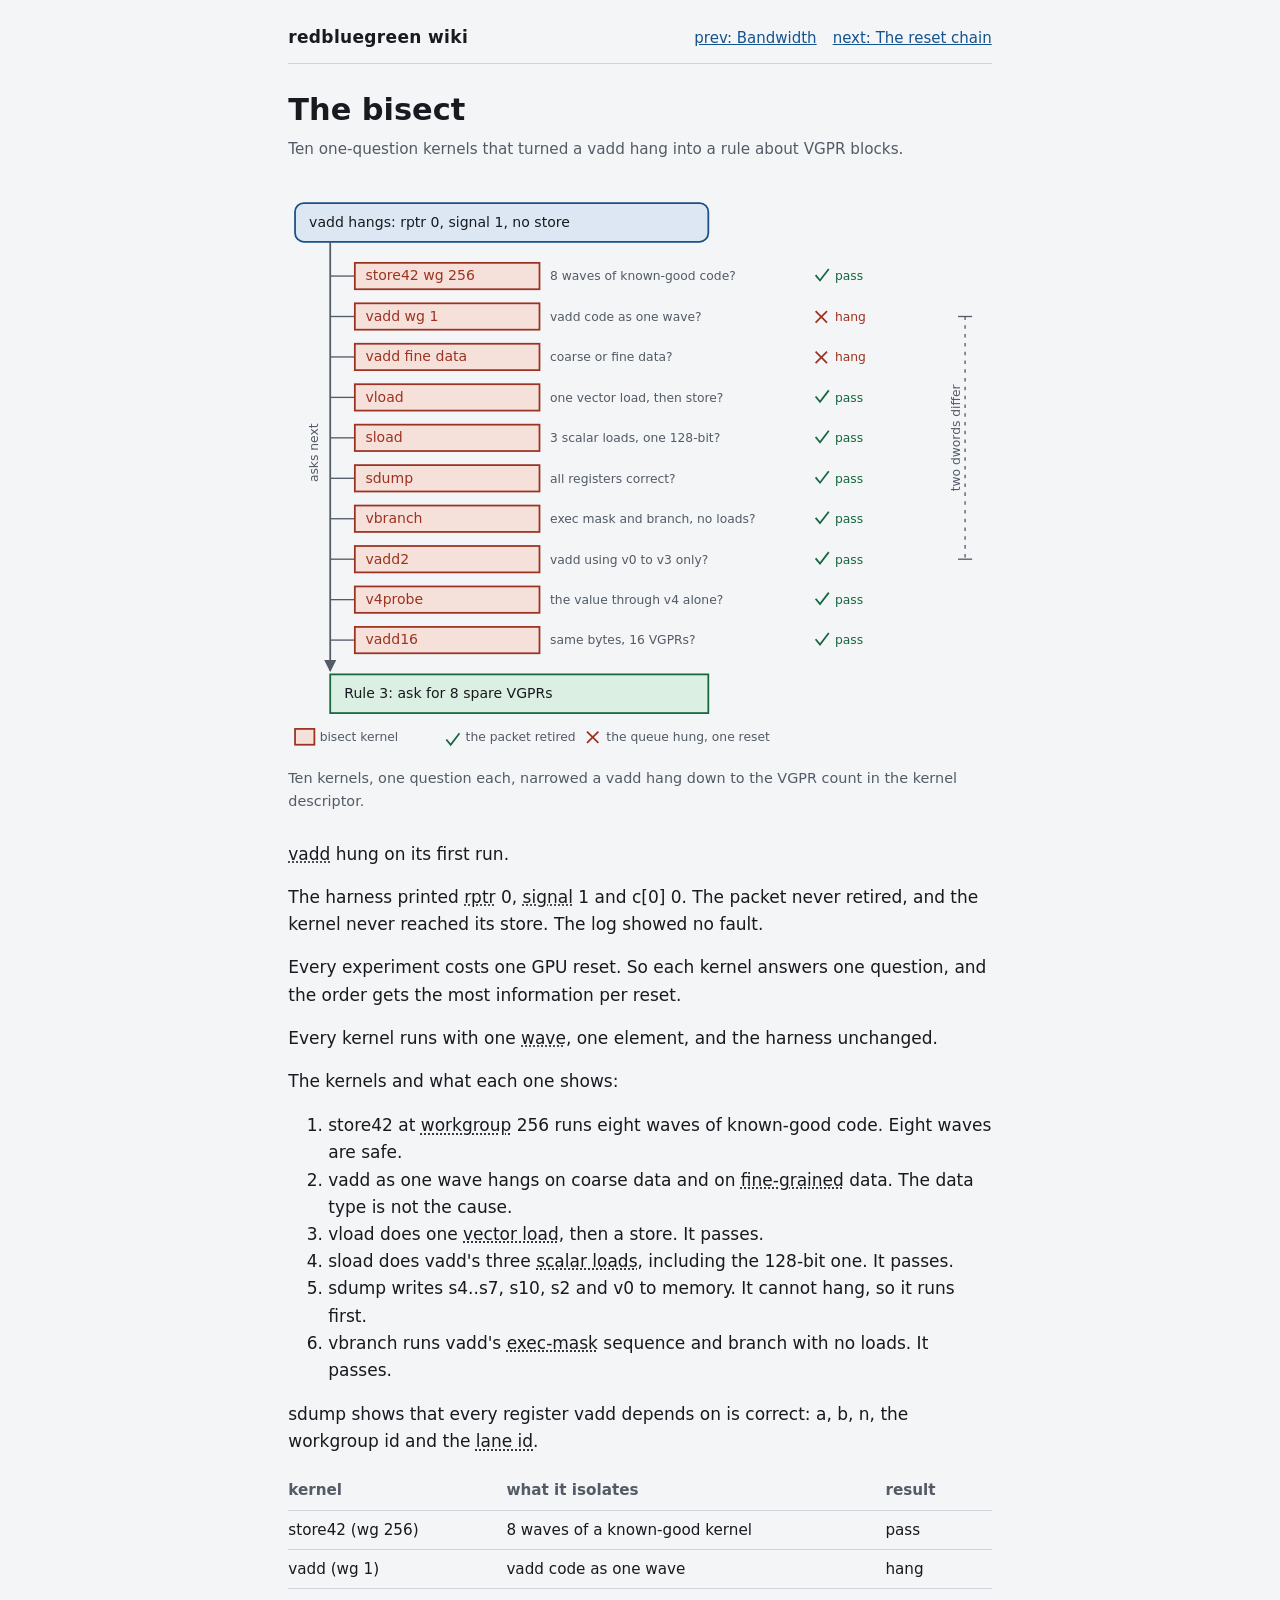
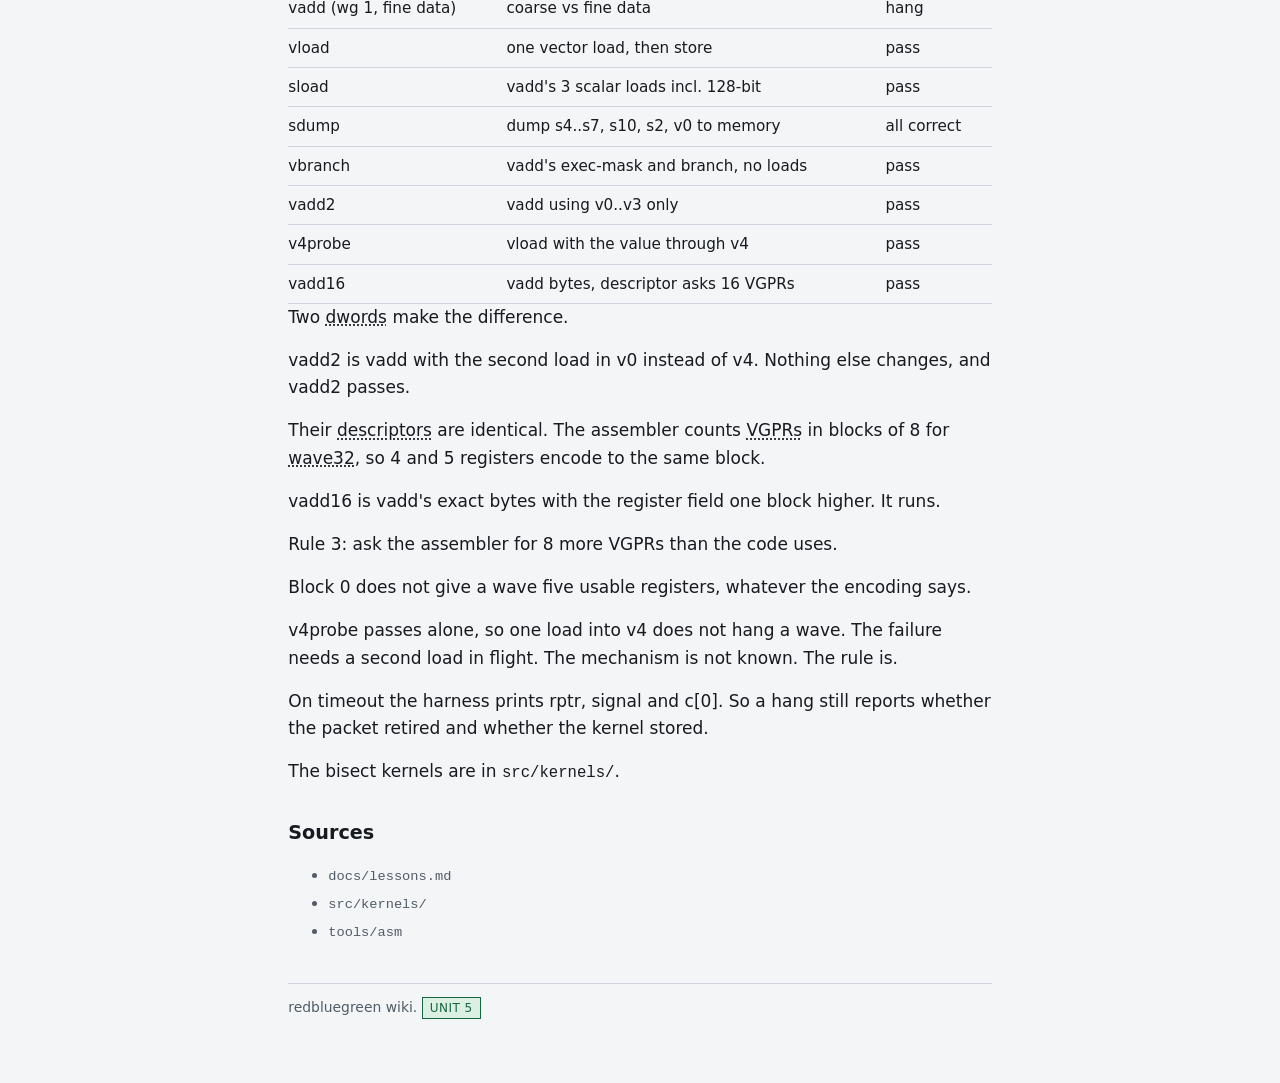
<file: docs/w/09-bisect.html>
<!doctype html>
<html lang="en">
<head>
<meta charset="utf-8">
<meta name="viewport" content="width=device-width, initial-scale=1">
<title>The bisect</title>
<link rel="stylesheet" href="../site.css">
</head>
<body>
<div class="wrap">

<header class="site-head">
  <a class="home" href="../index.html">redbluegreen wiki</a>
  <nav class="pager">
    <a href="08-bandwidth.html">prev: Bandwidth</a>
    <a href="10-reset.html">next: The reset chain</a>
  </nav>
</header>

<h1>The bisect</h1>
<p class="lede">Ten one-question kernels that turned a vadd hang into a
rule about VGPR blocks.</p>

<figure>
<svg viewBox="0 0 800 648" role="img" xmlns="http://www.w3.org/2000/svg"
  aria-label="Ten bisect kernels, each answering one question, narrowed a vadd hang down to the VGPR count in the kernel descriptor.">
  <defs>
    <marker id="arw" viewBox="0 0 10 10" refX="9" refY="5" markerWidth="7" markerHeight="7" orient="auto">
      <path d="M0,0 L10,5 L0,10 z" fill="var(--ink-arrow)"/>
    </marker>
  </defs>

  <!-- root: the symptom, as the hardware reported it -->
  <rect x="8" y="16" width="470" height="44" rx="10" fill="var(--fill-hw)" stroke="var(--ink-hw)" stroke-width="2"/>
  <text x="24" y="43" fill="var(--fg)" font-size="16">vadd hangs: rptr 0, signal 1, no store</text>

  <!-- the spine: the order the experiments ran in -->
  <line x1="48" y1="60" x2="48" y2="548" stroke="var(--ink-arrow)" stroke-width="2" marker-end="url(#arw)"/>
  <text x="34" y="300" transform="rotate(-90 34 300)" text-anchor="middle" fill="var(--ink-arrow)" font-size="14">asks next</text>

  <!-- row 0 -->
  <line x1="48" y1="99" x2="76" y2="99" stroke="var(--ink-arrow)" stroke-width="1.5"/>
  <rect x="76" y="84" width="210" height="30" fill="var(--fill-kern)" stroke="var(--ink-kern)" stroke-width="2"/>
  <text x="88" y="104" fill="var(--ink-kern)" font-size="16">store42 wg 256</text>
  <text x="298" y="104" fill="var(--muted)" font-size="14">8 waves of known-good code?</text>
  <path d="M600,98 l5,6 l10,-13" fill="none" stroke="var(--ink-ours)" stroke-width="2"/>
  <text x="622" y="104" fill="var(--ink-ours)" font-size="14">pass</text>

  <!-- row 1 -->
  <line x1="48" y1="145" x2="76" y2="145" stroke="var(--ink-arrow)" stroke-width="1.5"/>
  <rect x="76" y="130" width="210" height="30" fill="var(--fill-kern)" stroke="var(--ink-kern)" stroke-width="2"/>
  <text x="88" y="150" fill="var(--ink-kern)" font-size="16">vadd wg 1</text>
  <text x="298" y="150" fill="var(--muted)" font-size="14">vadd code as one wave?</text>
  <line x1="600" y1="139" x2="613" y2="152" stroke="var(--ink-kern)" stroke-width="2"/>
  <line x1="613" y1="139" x2="600" y2="152" stroke="var(--ink-kern)" stroke-width="2"/>
  <text x="622" y="150" fill="var(--ink-kern)" font-size="14">hang</text>

  <!-- row 2 -->
  <line x1="48" y1="191" x2="76" y2="191" stroke="var(--ink-arrow)" stroke-width="1.5"/>
  <rect x="76" y="176" width="210" height="30" fill="var(--fill-kern)" stroke="var(--ink-kern)" stroke-width="2"/>
  <text x="88" y="196" fill="var(--ink-kern)" font-size="16">vadd fine data</text>
  <text x="298" y="196" fill="var(--muted)" font-size="14">coarse or fine data?</text>
  <line x1="600" y1="185" x2="613" y2="198" stroke="var(--ink-kern)" stroke-width="2"/>
  <line x1="613" y1="185" x2="600" y2="198" stroke="var(--ink-kern)" stroke-width="2"/>
  <text x="622" y="196" fill="var(--ink-kern)" font-size="14">hang</text>

  <!-- row 3 -->
  <line x1="48" y1="237" x2="76" y2="237" stroke="var(--ink-arrow)" stroke-width="1.5"/>
  <rect x="76" y="222" width="210" height="30" fill="var(--fill-kern)" stroke="var(--ink-kern)" stroke-width="2"/>
  <text x="88" y="242" fill="var(--ink-kern)" font-size="16">vload</text>
  <text x="298" y="242" fill="var(--muted)" font-size="14">one vector load, then store?</text>
  <path d="M600,236 l5,6 l10,-13" fill="none" stroke="var(--ink-ours)" stroke-width="2"/>
  <text x="622" y="242" fill="var(--ink-ours)" font-size="14">pass</text>

  <!-- row 4 -->
  <line x1="48" y1="283" x2="76" y2="283" stroke="var(--ink-arrow)" stroke-width="1.5"/>
  <rect x="76" y="268" width="210" height="30" fill="var(--fill-kern)" stroke="var(--ink-kern)" stroke-width="2"/>
  <text x="88" y="288" fill="var(--ink-kern)" font-size="16">sload</text>
  <text x="298" y="288" fill="var(--muted)" font-size="14">3 scalar loads, one 128-bit?</text>
  <path d="M600,282 l5,6 l10,-13" fill="none" stroke="var(--ink-ours)" stroke-width="2"/>
  <text x="622" y="288" fill="var(--ink-ours)" font-size="14">pass</text>

  <!-- row 5 -->
  <line x1="48" y1="329" x2="76" y2="329" stroke="var(--ink-arrow)" stroke-width="1.5"/>
  <rect x="76" y="314" width="210" height="30" fill="var(--fill-kern)" stroke="var(--ink-kern)" stroke-width="2"/>
  <text x="88" y="334" fill="var(--ink-kern)" font-size="16">sdump</text>
  <text x="298" y="334" fill="var(--muted)" font-size="14">all registers correct?</text>
  <path d="M600,328 l5,6 l10,-13" fill="none" stroke="var(--ink-ours)" stroke-width="2"/>
  <text x="622" y="334" fill="var(--ink-ours)" font-size="14">pass</text>

  <!-- row 6 -->
  <line x1="48" y1="375" x2="76" y2="375" stroke="var(--ink-arrow)" stroke-width="1.5"/>
  <rect x="76" y="360" width="210" height="30" fill="var(--fill-kern)" stroke="var(--ink-kern)" stroke-width="2"/>
  <text x="88" y="380" fill="var(--ink-kern)" font-size="16">vbranch</text>
  <text x="298" y="380" fill="var(--muted)" font-size="14">exec mask and branch, no loads?</text>
  <path d="M600,374 l5,6 l10,-13" fill="none" stroke="var(--ink-ours)" stroke-width="2"/>
  <text x="622" y="380" fill="var(--ink-ours)" font-size="14">pass</text>

  <!-- row 7 -->
  <line x1="48" y1="421" x2="76" y2="421" stroke="var(--ink-arrow)" stroke-width="1.5"/>
  <rect x="76" y="406" width="210" height="30" fill="var(--fill-kern)" stroke="var(--ink-kern)" stroke-width="2"/>
  <text x="88" y="426" fill="var(--ink-kern)" font-size="16">vadd2</text>
  <text x="298" y="426" fill="var(--muted)" font-size="14">vadd using v0 to v3 only?</text>
  <path d="M600,420 l5,6 l10,-13" fill="none" stroke="var(--ink-ours)" stroke-width="2"/>
  <text x="622" y="426" fill="var(--ink-ours)" font-size="14">pass</text>

  <!-- annotation: the whole difference between row 1 and row 7 -->
  <line x1="762" y1="145" x2="778" y2="145" stroke="var(--muted)" stroke-width="1.5"/>
  <line x1="762" y1="421" x2="778" y2="421" stroke="var(--muted)" stroke-width="1.5"/>
  <line x1="770" y1="145" x2="770" y2="421" stroke="var(--muted)" stroke-width="1.5" stroke-dasharray="4 6"/>
  <text x="764" y="283" transform="rotate(-90 764 283)" text-anchor="middle" fill="var(--muted)" font-size="14">two dwords differ</text>

  <!-- row 8 -->
  <line x1="48" y1="467" x2="76" y2="467" stroke="var(--ink-arrow)" stroke-width="1.5"/>
  <rect x="76" y="452" width="210" height="30" fill="var(--fill-kern)" stroke="var(--ink-kern)" stroke-width="2"/>
  <text x="88" y="472" fill="var(--ink-kern)" font-size="16">v4probe</text>
  <text x="298" y="472" fill="var(--muted)" font-size="14">the value through v4 alone?</text>
  <path d="M600,466 l5,6 l10,-13" fill="none" stroke="var(--ink-ours)" stroke-width="2"/>
  <text x="622" y="472" fill="var(--ink-ours)" font-size="14">pass</text>

  <!-- row 9 -->
  <line x1="48" y1="513" x2="76" y2="513" stroke="var(--ink-arrow)" stroke-width="1.5"/>
  <rect x="76" y="498" width="210" height="30" fill="var(--fill-kern)" stroke="var(--ink-kern)" stroke-width="2"/>
  <text x="88" y="518" fill="var(--ink-kern)" font-size="16">vadd16</text>
  <text x="298" y="518" fill="var(--muted)" font-size="14">same bytes, 16 VGPRs?</text>
  <path d="M600,512 l5,6 l10,-13" fill="none" stroke="var(--ink-ours)" stroke-width="2"/>
  <text x="622" y="518" fill="var(--ink-ours)" font-size="14">pass</text>

  <!-- the answer -->
  <rect x="48" y="552" width="430" height="44" fill="var(--fill-ours)" stroke="var(--ink-ours)" stroke-width="2"/>
  <text x="64" y="579" fill="var(--fg)" font-size="16">Rule 3: ask for 8 spare VGPRs</text>

  <!-- legend -->
  <rect x="8" y="614" width="22" height="18" fill="var(--fill-kern)" stroke="var(--ink-kern)" stroke-width="2"/>
  <text x="36" y="628" fill="var(--muted)" font-size="14">bisect kernel</text>
  <path d="M180,626 l5,6 l10,-13" fill="none" stroke="var(--ink-ours)" stroke-width="2"/>
  <text x="202" y="628" fill="var(--muted)" font-size="14">the packet retired</text>
  <line x1="340" y1="617" x2="353" y2="630" stroke="var(--ink-kern)" stroke-width="2"/>
  <line x1="353" y1="617" x2="340" y2="630" stroke="var(--ink-kern)" stroke-width="2"/>
  <text x="362" y="628" fill="var(--muted)" font-size="14">the queue hung, one reset</text>
</svg>
<figcaption>Ten kernels, one question each, narrowed a vadd hang down to
the VGPR count in the kernel descriptor.</figcaption>
</figure>

<p><abbr title="the vector add kernel: c[i] = a[i] + b[i], one
work-item per element">vadd</abbr> hung on its first run.</p>

<p>The harness printed <abbr title="read pointer: the index of the next
packet the hardware will run">rptr</abbr> 0, <abbr title="the
completion signal: 1 while the kernel runs, 0 when the CP sees it
end">signal</abbr> 1 and c[0] 0. The packet never retired, and the
kernel never reached its store. The log showed no fault.</p>

<p>Every experiment costs one GPU reset. So each kernel answers one
question, and the order gets the most information per reset.</p>

<p>Every kernel runs with one <abbr title="a group of 32 work-items
that run one instruction stream together">wave</abbr>, one element,
and the harness unchanged.</p>

<p>The kernels and what each one shows:</p>

<ol>
  <li>store42 at <abbr title="a set of waves the packet launches
  together; the packet gives its size">workgroup</abbr> 256 runs eight
  waves of known-good code. Eight waves are safe.</li>
  <li>vadd as one wave hangs on coarse data and on <abbr
  title="COHERENT memory: the CP's reads, atomics and completion path
  see the bytes the CPU writes">fine-grained</abbr> data. The data type
  is not the cause.</li>
  <li>vload does one <abbr title="a load where each lane reads its own
  address into a vector register">vector load</abbr>, then a store. It
  passes.</li>
  <li>sload does vadd's three <abbr title="a load into scalar
  registers, one value shared by the whole wave">scalar loads</abbr>,
  including the 128-bit one. It passes.</li>
  <li>sdump writes s4..s7, s10, s2 and v0 to memory. It cannot hang,
  so it runs first.</li>
  <li>vbranch runs vadd's <abbr title="execute mask: one bit per lane;
  lanes with a 0 bit do nothing">exec-mask</abbr> sequence and branch
  with no loads. It passes.</li>
</ol>

<p>sdump shows that every register vadd depends on is correct: a, b,
n, the workgroup id and the <abbr title="the index of a work-item
inside its wave">lane id</abbr>.</p>

<div class="table-scroll">
<table>
  <thead><tr><th>kernel</th><th>what it isolates</th><th>result</th>
  </tr></thead>
  <tbody>
    <tr><td>store42 (wg 256)</td><td>8 waves of a known-good kernel</td>
    <td>pass</td></tr>
    <tr><td>vadd (wg 1)</td><td>vadd code as one wave</td>
    <td>hang</td></tr>
    <tr><td>vadd (wg 1, fine data)</td><td>coarse vs fine data</td>
    <td>hang</td></tr>
    <tr><td>vload</td><td>one vector load, then store</td>
    <td>pass</td></tr>
    <tr><td>sload</td><td>vadd's 3 scalar loads incl. 128-bit</td>
    <td>pass</td></tr>
    <tr><td>sdump</td><td>dump s4..s7, s10, s2, v0 to memory</td>
    <td>all correct</td></tr>
    <tr><td>vbranch</td><td>vadd's exec-mask and branch, no loads</td>
    <td>pass</td></tr>
    <tr><td>vadd2</td><td>vadd using v0..v3 only</td>
    <td>pass</td></tr>
    <tr><td>v4probe</td><td>vload with the value through v4</td>
    <td>pass</td></tr>
    <tr><td>vadd16</td><td>vadd bytes, descriptor asks 16 VGPRs</td>
    <td>pass</td></tr>
  </tbody>
</table>
</div>

<p>Two <abbr title="a 32 bit word">dwords</abbr> make the
difference.</p>

<p>vadd2 is vadd with the second load in v0 instead of v4. Nothing
else changes, and vadd2 passes.</p>

<p>Their <abbr title="kernel descriptor: the 64 byte block that holds
the code offset, register counts and setup for a
kernel">descriptors</abbr> are identical. The assembler counts <abbr
title="vector general purpose register: one 32 bit value per
lane">VGPRs</abbr> in blocks of 8 for <abbr title="the wave size on this GPU: 32
lanes">wave32</abbr>, so 4 and 5 registers encode to the same
block.</p>

<p>vadd16 is vadd's exact bytes with the register field one block
higher. It runs.</p>

<p>Rule 3: ask the assembler for 8 more VGPRs than the code uses.</p>

<p>Block 0 does not give a wave five usable registers, whatever the
encoding says.</p>

<p>v4probe passes alone, so one load into v4 does not hang a wave. The
failure needs a second load in flight. The mechanism is not known. The
rule is.</p>

<p>On timeout the harness prints rptr, signal and c[0]. So a hang still
reports whether the packet retired and whether the kernel stored.</p>

<p>The bisect kernels are in <code>src/kernels/</code>.</p>

<h2>Sources</h2>
<ul class="sources">
  <li><code>docs/lessons.md</code></li>
  <li><code>src/kernels/</code></li>
  <li><code>tools/asm</code></li>
</ul>

<footer class="site-foot">
<p>redbluegreen wiki. <span class="badge">unit 5</span></p>
</footer>

</div>
</body>
</html>
</file>
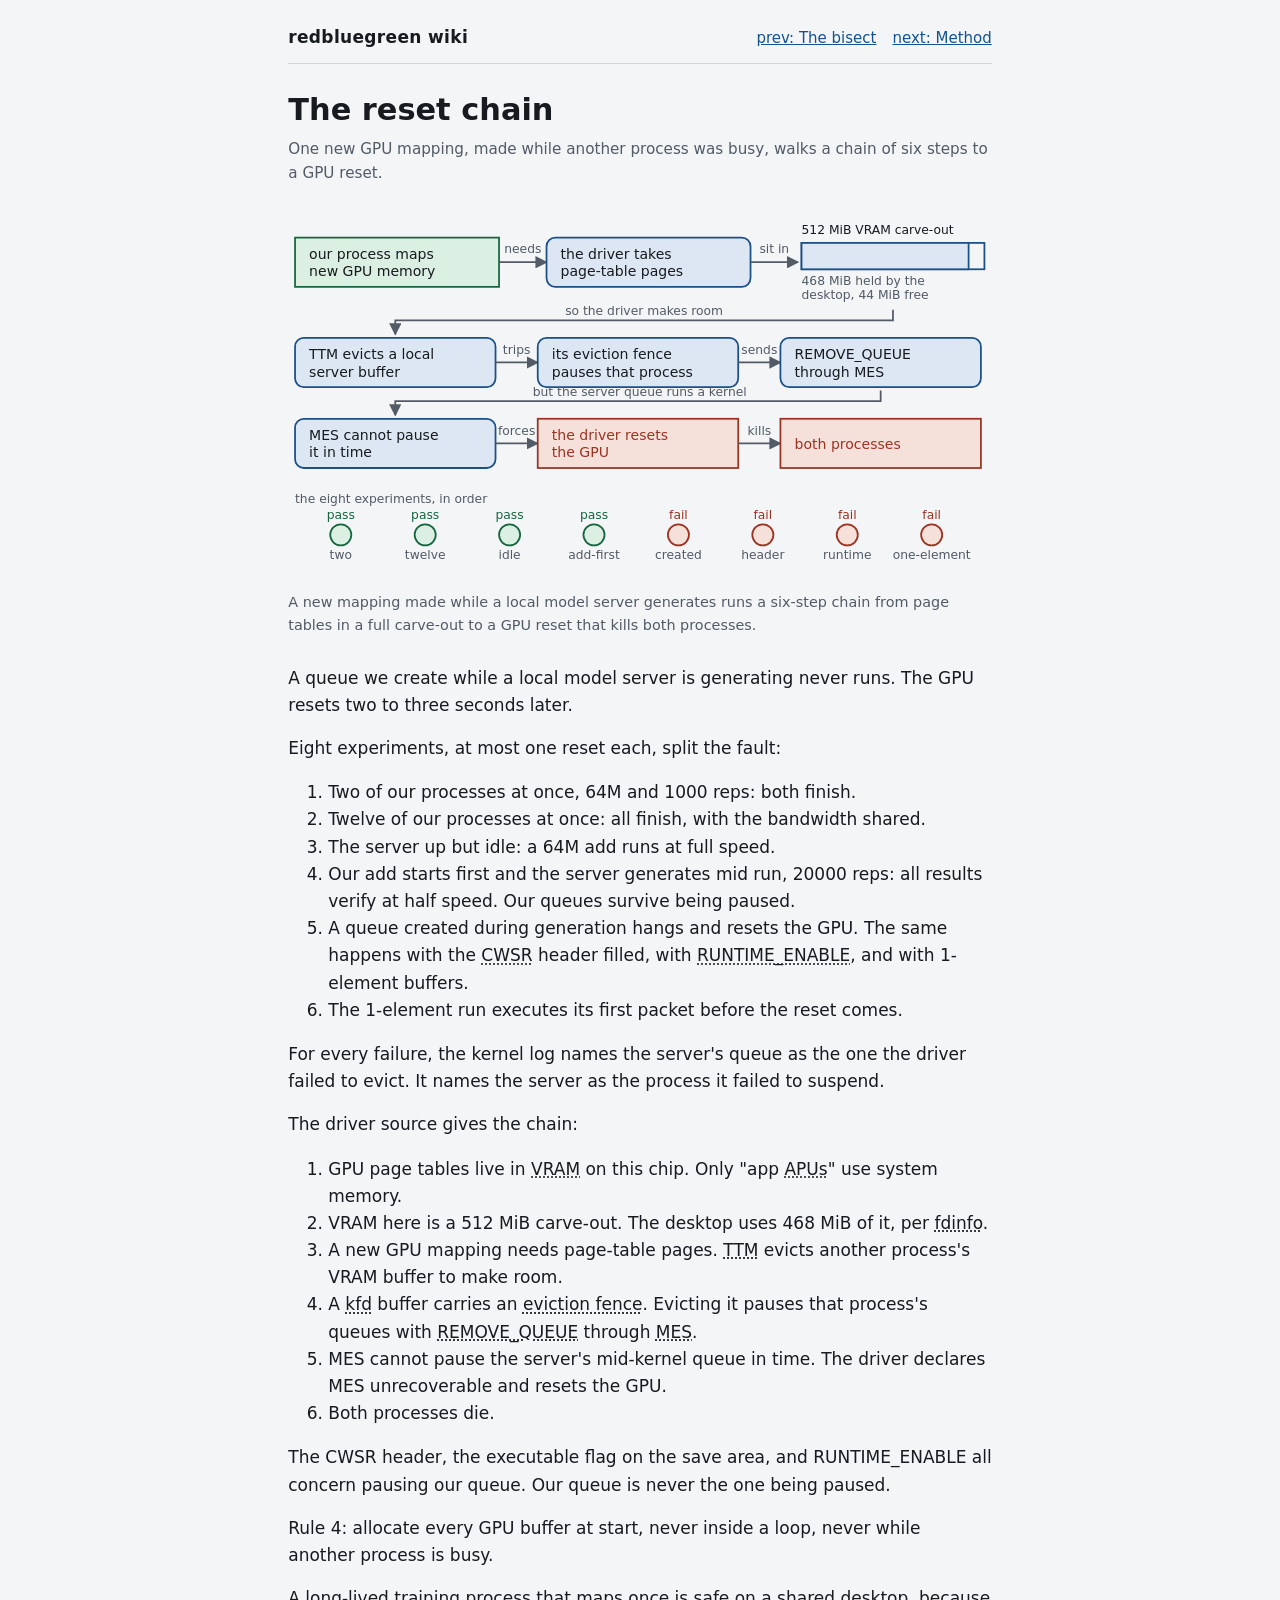
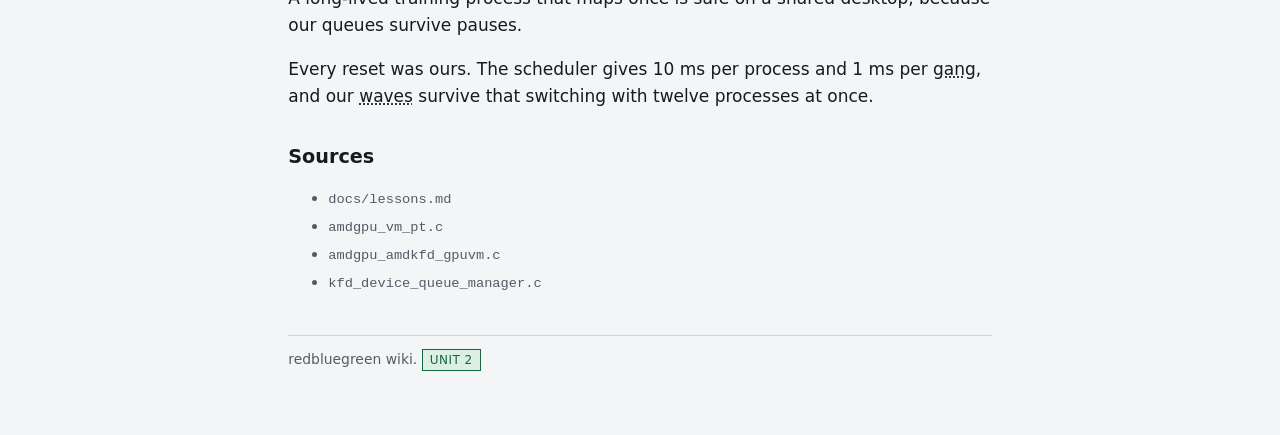
<file: docs/w/10-reset.html>
<!doctype html>
<html lang="en">
<head>
<meta charset="utf-8">
<meta name="viewport" content="width=device-width, initial-scale=1">
<title>The reset chain</title>
<link rel="stylesheet" href="../site.css">
</head>
<body>
<div class="wrap">

<header class="site-head">
  <a class="home" href="../index.html">redbluegreen wiki</a>
  <nav class="pager">
    <a href="09-bisect.html">prev: The bisect</a>
    <a href="11-method.html">next: Method</a>
  </nav>
</header>

<h1>The reset chain</h1>
<p class="lede">One new GPU mapping, made while another process was
busy, walks a chain of six steps to a GPU reset.</p>

<figure>
<svg viewBox="0 0 800 420" role="img" xmlns="http://www.w3.org/2000/svg"
  aria-label="A new GPU mapping made during a local model server's generation runs a chain from page-table allocation in a full VRAM carve-out to a GPU reset that kills both processes.">
  <defs>
    <marker id="arw" viewBox="0 0 10 10" refX="9" refY="5" markerWidth="7" markerHeight="7" orient="auto">
      <path d="M0,0 L10,5 L0,10 z" fill="var(--ink-arrow)"/>
    </marker>
  </defs>

  <!-- row 1: our mapping, the driver's page tables, the carve-out -->
  <rect x="8" y="28" width="232" height="56" fill="var(--fill-ours)" stroke="var(--ink-ours)" stroke-width="2"/>
  <text x="24" y="52" fill="var(--fg)" font-size="16">our process maps</text>
  <text x="24" y="72" fill="var(--fg)" font-size="16">new GPU memory</text>

  <line x1="240" y1="56" x2="294" y2="56" stroke="var(--ink-arrow)" stroke-width="2" marker-end="url(#arw)"/>
  <text x="267" y="46" text-anchor="middle" fill="var(--muted)" font-size="14">needs</text>

  <rect x="294" y="28" width="232" height="56" rx="10" fill="var(--fill-hw)" stroke="var(--ink-hw)" stroke-width="2"/>
  <text x="310" y="52" fill="var(--fg)" font-size="16">the driver takes</text>
  <text x="310" y="72" fill="var(--fg)" font-size="16">page-table pages</text>

  <line x1="526" y1="56" x2="580" y2="56" stroke="var(--ink-arrow)" stroke-width="2" marker-end="url(#arw)"/>
  <text x="553" y="46" text-anchor="middle" fill="var(--muted)" font-size="14">sit in</text>

  <text x="584" y="24" fill="var(--fg)" font-size="14">512 MiB VRAM carve-out</text>
  <rect x="584" y="34" width="208" height="30" fill="none" stroke="var(--ink-hw)" stroke-width="2"/>
  <rect x="584" y="34" width="190" height="30" fill="var(--fill-hw)" stroke="var(--ink-hw)" stroke-width="2"/>
  <text x="584" y="82" fill="var(--muted)" font-size="14">468 MiB held by the</text>
  <text x="584" y="98" fill="var(--muted)" font-size="14">desktop, 44 MiB free</text>

  <path d="M 688 110 V 122 H 122 V 138" fill="none" stroke="var(--ink-arrow)" stroke-width="2" marker-end="url(#arw)"/>
  <text x="405" y="116" text-anchor="middle" fill="var(--muted)" font-size="14">so the driver makes room</text>

  <!-- row 2: the eviction and the pause it asks for -->
  <rect x="8" y="142" width="228" height="56" rx="10" fill="var(--fill-hw)" stroke="var(--ink-hw)" stroke-width="2"/>
  <text x="24" y="166" fill="var(--fg)" font-size="16">TTM evicts a local</text>
  <text x="24" y="186" fill="var(--fg)" font-size="16">server buffer</text>

  <line x1="236" y1="170" x2="284" y2="170" stroke="var(--ink-arrow)" stroke-width="2" marker-end="url(#arw)"/>
  <text x="260" y="160" text-anchor="middle" fill="var(--muted)" font-size="14">trips</text>

  <rect x="284" y="142" width="228" height="56" rx="10" fill="var(--fill-hw)" stroke="var(--ink-hw)" stroke-width="2"/>
  <text x="300" y="166" fill="var(--fg)" font-size="16">its eviction fence</text>
  <text x="300" y="186" fill="var(--fg)" font-size="16">pauses that process</text>

  <line x1="512" y1="170" x2="560" y2="170" stroke="var(--ink-arrow)" stroke-width="2" marker-end="url(#arw)"/>
  <text x="536" y="160" text-anchor="middle" fill="var(--muted)" font-size="14">sends</text>

  <rect x="560" y="142" width="228" height="56" rx="10" fill="var(--fill-hw)" stroke="var(--ink-hw)" stroke-width="2"/>
  <text x="576" y="166" fill="var(--fg)" font-size="16">REMOVE_QUEUE</text>
  <text x="576" y="186" fill="var(--fg)" font-size="16">through MES</text>

  <path d="M 674 202 V 214 H 122 V 230" fill="none" stroke="var(--ink-arrow)" stroke-width="2" marker-end="url(#arw)"/>
  <text x="400" y="208" text-anchor="middle" fill="var(--muted)" font-size="14">but the server queue runs a kernel</text>

  <!-- row 3: the pause misses, the driver resets -->
  <rect x="8" y="234" width="228" height="56" rx="10" fill="var(--fill-hw)" stroke="var(--ink-hw)" stroke-width="2"/>
  <text x="24" y="258" fill="var(--fg)" font-size="16">MES cannot pause</text>
  <text x="24" y="278" fill="var(--fg)" font-size="16">it in time</text>

  <line x1="236" y1="262" x2="284" y2="262" stroke="var(--ink-arrow)" stroke-width="2" marker-end="url(#arw)"/>
  <text x="260" y="252" text-anchor="middle" fill="var(--muted)" font-size="14">forces</text>

  <rect x="284" y="234" width="228" height="56" fill="var(--fill-kern)" stroke="var(--ink-kern)" stroke-width="2"/>
  <text x="300" y="258" fill="var(--ink-kern)" font-size="16">the driver resets</text>
  <text x="300" y="278" fill="var(--ink-kern)" font-size="16">the GPU</text>

  <line x1="512" y1="262" x2="560" y2="262" stroke="var(--ink-arrow)" stroke-width="2" marker-end="url(#arw)"/>
  <text x="536" y="252" text-anchor="middle" fill="var(--muted)" font-size="14">kills</text>

  <rect x="560" y="234" width="228" height="56" fill="var(--fill-kern)" stroke="var(--ink-kern)" stroke-width="2"/>
  <text x="576" y="268" fill="var(--ink-kern)" font-size="16">both processes</text>

  <!-- the eight experiments, in order -->
  <text x="8" y="330" fill="var(--muted)" font-size="14">the eight experiments, in order</text>

  <text x="60" y="348" text-anchor="middle" fill="var(--ink-ours)" font-size="14">pass</text>
  <circle cx="60" cy="366" r="12" fill="var(--fill-ours)" stroke="var(--ink-ours)" stroke-width="2"/>
  <text x="60" y="394" text-anchor="middle" fill="var(--muted)" font-size="14">two</text>

  <text x="156" y="348" text-anchor="middle" fill="var(--ink-ours)" font-size="14">pass</text>
  <circle cx="156" cy="366" r="12" fill="var(--fill-ours)" stroke="var(--ink-ours)" stroke-width="2"/>
  <text x="156" y="394" text-anchor="middle" fill="var(--muted)" font-size="14">twelve</text>

  <text x="252" y="348" text-anchor="middle" fill="var(--ink-ours)" font-size="14">pass</text>
  <circle cx="252" cy="366" r="12" fill="var(--fill-ours)" stroke="var(--ink-ours)" stroke-width="2"/>
  <text x="252" y="394" text-anchor="middle" fill="var(--muted)" font-size="14">idle</text>

  <text x="348" y="348" text-anchor="middle" fill="var(--ink-ours)" font-size="14">pass</text>
  <circle cx="348" cy="366" r="12" fill="var(--fill-ours)" stroke="var(--ink-ours)" stroke-width="2"/>
  <text x="348" y="394" text-anchor="middle" fill="var(--muted)" font-size="14">add-first</text>

  <text x="444" y="348" text-anchor="middle" fill="var(--ink-kern)" font-size="14">fail</text>
  <circle cx="444" cy="366" r="12" fill="var(--fill-kern)" stroke="var(--ink-kern)" stroke-width="2"/>
  <text x="444" y="394" text-anchor="middle" fill="var(--muted)" font-size="14">created</text>

  <text x="540" y="348" text-anchor="middle" fill="var(--ink-kern)" font-size="14">fail</text>
  <circle cx="540" cy="366" r="12" fill="var(--fill-kern)" stroke="var(--ink-kern)" stroke-width="2"/>
  <text x="540" y="394" text-anchor="middle" fill="var(--muted)" font-size="14">header</text>

  <text x="636" y="348" text-anchor="middle" fill="var(--ink-kern)" font-size="14">fail</text>
  <circle cx="636" cy="366" r="12" fill="var(--fill-kern)" stroke="var(--ink-kern)" stroke-width="2"/>
  <text x="636" y="394" text-anchor="middle" fill="var(--muted)" font-size="14">runtime</text>

  <text x="732" y="348" text-anchor="middle" fill="var(--ink-kern)" font-size="14">fail</text>
  <circle cx="732" cy="366" r="12" fill="var(--fill-kern)" stroke="var(--ink-kern)" stroke-width="2"/>
  <text x="732" y="394" text-anchor="middle" fill="var(--muted)" font-size="14">one-element</text>
</svg>
<figcaption>A new mapping made while a local model server generates
runs a six-step chain from page tables in a full carve-out to a GPU
reset that kills both processes.</figcaption>
</figure>

<p>A queue we create while a local model server is generating never
runs. The GPU resets two to three seconds later.</p>

<p>Eight experiments, at most one reset each, split the fault:</p>

<ol>
  <li>Two of our processes at once, 64M and 1000 reps: both
  finish.</li>
  <li>Twelve of our processes at once: all finish, with the
  bandwidth shared.</li>
  <li>The server up but idle: a 64M add runs at full speed.</li>
  <li>Our add starts first and the server generates mid run, 20000
  reps: all results verify at half speed. Our queues survive being
  paused.</li>
  <li>A queue created during generation hangs and resets the GPU.
  The same happens with the <abbr title="compute wave save restore:
  the area where the hardware saves a paused queue's wave
  state">CWSR</abbr> header filled, with <abbr
  title="the kfd ioctl that tells the driver a runtime now owns this
  process">RUNTIME_ENABLE</abbr>, and with 1-element buffers.</li>
  <li>The 1-element run executes its first packet before the reset
  comes.</li>
</ol>

<p>For every failure, the kernel log names the server's queue as the
one the driver failed to evict. It names the server as the process
it failed to suspend.</p>

<p>The driver source gives the chain:</p>

<ol>
  <li>GPU page tables live in <abbr title="video RAM: memory reserved
  for the GPU alone">VRAM</abbr> on this chip. Only "app <abbr
  title="accelerated processing unit: a CPU and a GPU on one
  chip">APUs</abbr>" use system memory.</li>
  <li>VRAM here is a 512 MiB carve-out. The desktop uses 468 MiB of
  it, per <abbr title="the per-process file in /proc that reports a
  process's GPU memory use">fdinfo</abbr>.</li>
  <li>A new GPU mapping needs page-table pages. <abbr title="translation
  table manager: the kernel memory manager that moves GPU buffers
  between VRAM and system RAM">TTM</abbr> evicts another process's
  VRAM buffer to make room.</li>
  <li>A <abbr title="kernel fusion driver: the AMD kernel driver for
  compute, at /dev/kfd">kfd</abbr> buffer carries an <abbr
  title="a marker that ties a buffer to its process's queues, so
  moving the buffer first pauses those queues">eviction fence</abbr>.
  Evicting it pauses that process's queues with <abbr title="the MES
  call that pauses and unmaps a hardware queue">REMOVE_QUEUE</abbr>
  through <abbr title="micro engine scheduler: the GPU firmware that
  owns the hardware queues">MES</abbr>.</li>
  <li>MES cannot pause the server's mid-kernel queue in time. The
  driver declares MES unrecoverable and resets the GPU.</li>
  <li>Both processes die.</li>
</ol>

<p>The CWSR header, the executable flag on the save area, and
RUNTIME_ENABLE all concern pausing our queue. Our queue is never the
one being paused.</p>

<p>Rule 4: allocate every GPU buffer at start, never inside a loop,
never while another process is busy.</p>

<p>A long-lived training process that maps once is safe on a shared
desktop, because our queues survive pauses.</p>

<p>Every reset was ours. The scheduler gives 10 ms per process and
1 ms per <abbr title="a group of queues that MES schedules
together">gang</abbr>, and our <abbr title="a group of 32 or 64
threads the GPU runs in lockstep">waves</abbr> survive that
switching with twelve processes at once.</p>

<h2>Sources</h2>
<ul class="sources">
  <li><code>docs/lessons.md</code></li>
  <li><code>amdgpu_vm_pt.c</code></li>
  <li><code>amdgpu_amdkfd_gpuvm.c</code></li>
  <li><code>kfd_device_queue_manager.c</code></li>
</ul>

<footer class="site-foot">
<p>redbluegreen wiki. <span class="badge">unit 2</span></p>
</footer>

</div>
</body>
</html>
</file>
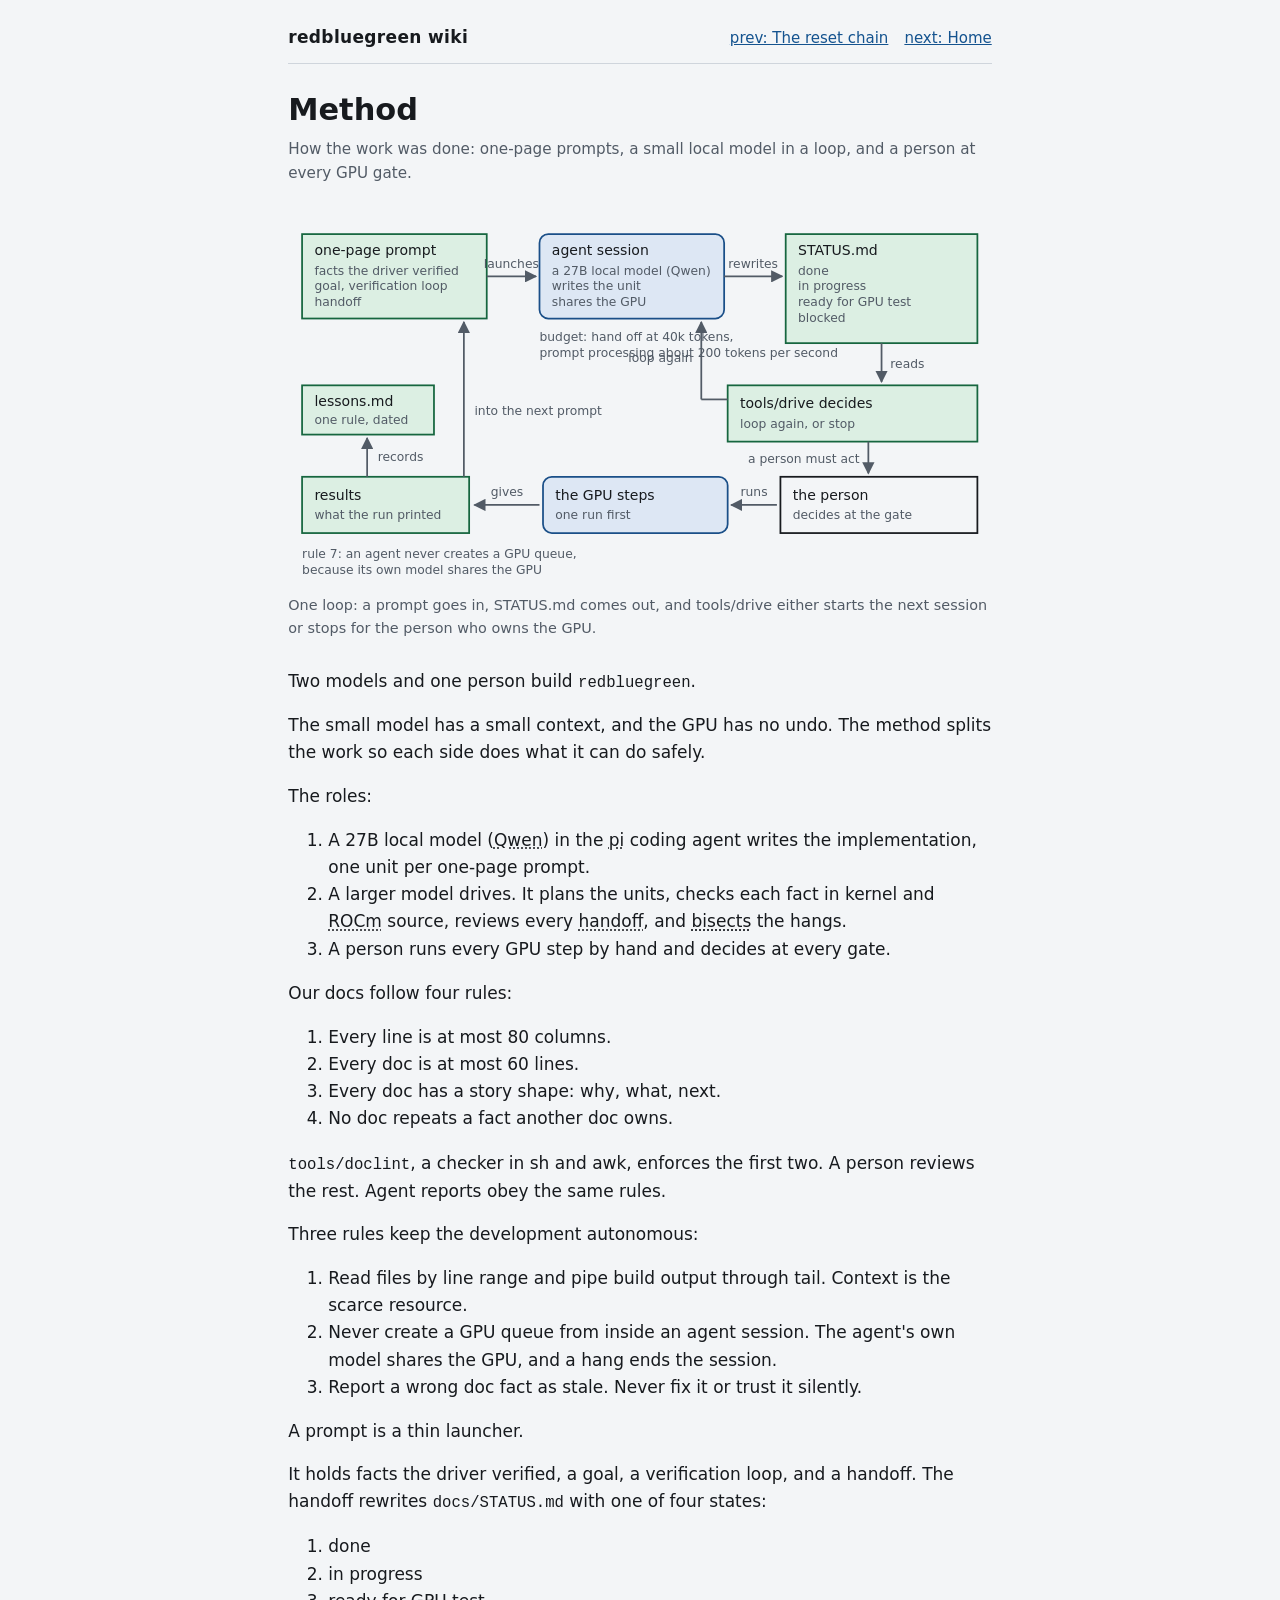
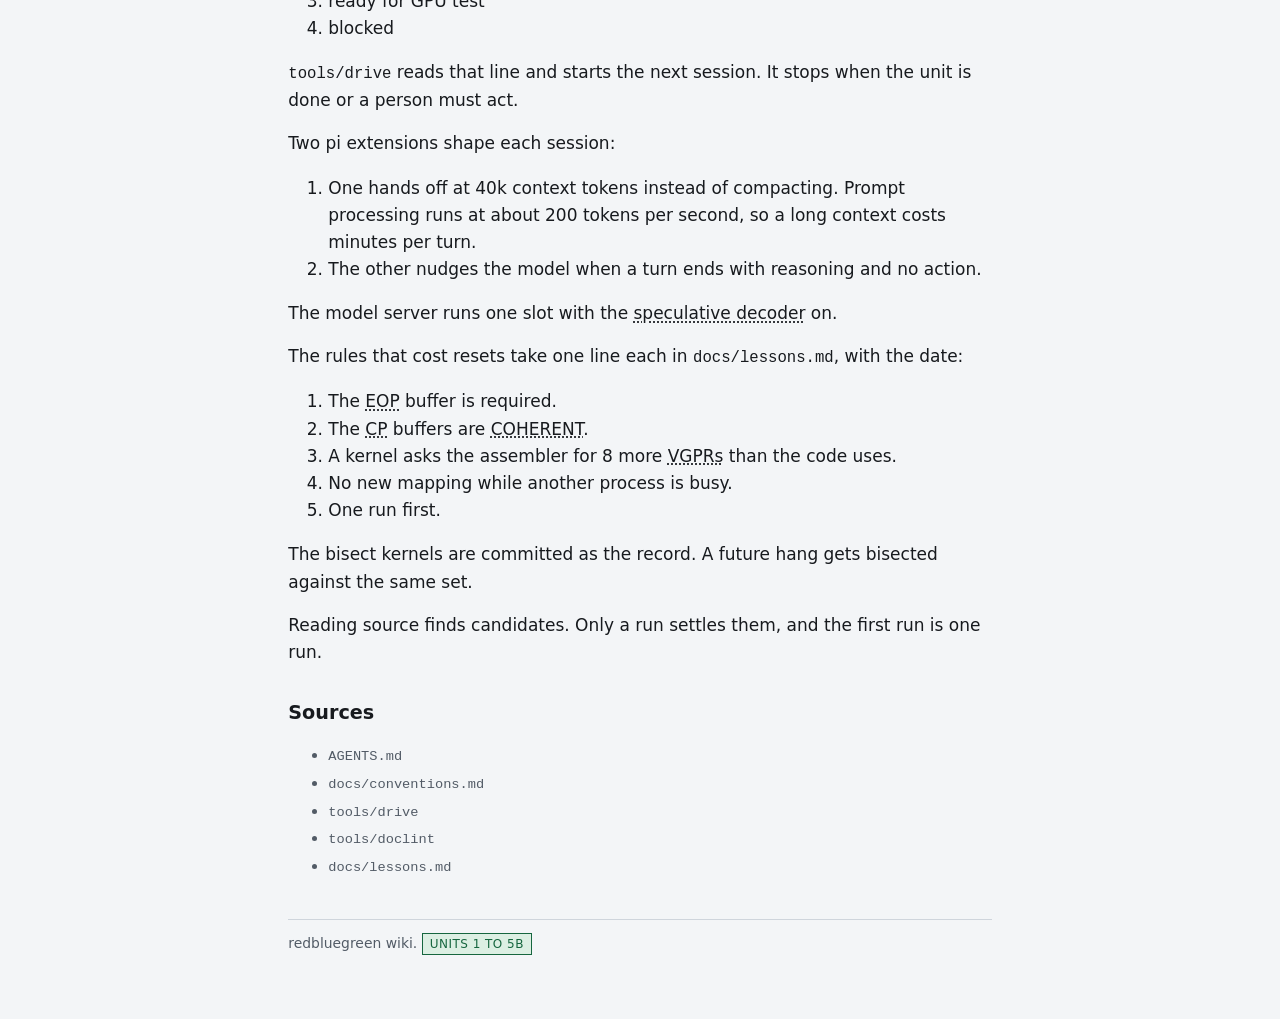
<file: docs/w/11-method.html>
<!doctype html>
<html lang="en">
<head>
<meta charset="utf-8">
<meta name="viewport" content="width=device-width, initial-scale=1">
<title>Method</title>
<link rel="stylesheet" href="../site.css">
</head>
<body>
<div class="wrap">

<header class="site-head">
  <a class="home" href="../index.html">redbluegreen wiki</a>
  <nav class="pager">
    <a href="10-reset.html">prev: The reset chain</a>
    <a href="../index.html">next: Home</a>
  </nav>
</header>

<h1>Method</h1>
<p class="lede">How the work was done: one-page prompts, a small local
model in a loop, and a person at every GPU gate.</p>

<figure>
<svg viewBox="0 0 800 424" role="img" xmlns="http://www.w3.org/2000/svg"
  aria-label="The working loop: a one-page prompt launches an agent session, the session rewrites STATUS.md, tools/drive either loops again or stops for a person, and the person's GPU run feeds the next prompt and lessons.md.">
  <defs>
    <marker id="arw" viewBox="0 0 10 10" refX="9" refY="5" markerWidth="7" markerHeight="7" orient="auto">
      <path d="M0,0 L10,5 L0,10 z" fill="var(--ink-arrow)"/>
    </marker>
  </defs>

  <!-- the prompt -->
  <rect x="16" y="24" width="210" height="96" fill="var(--fill-ours)" stroke="var(--ink-ours)" stroke-width="2"/>
  <text x="30" y="48" fill="var(--fg)" font-size="16">one-page prompt</text>
  <text x="30" y="70" fill="var(--muted)" font-size="14">facts the driver verified</text>
  <text x="30" y="88" fill="var(--muted)" font-size="14">goal, verification loop</text>
  <text x="30" y="106" fill="var(--muted)" font-size="14">handoff</text>

  <line x1="226" y1="72" x2="282" y2="72" stroke="var(--ink-arrow)" stroke-width="2" marker-end="url(#arw)"/>
  <text x="254" y="62" text-anchor="middle" fill="var(--muted)" font-size="14">launches</text>

  <!-- the agent session, on shared hardware -->
  <rect x="286" y="24" width="210" height="96" rx="10" fill="var(--fill-hw)" stroke="var(--ink-hw)" stroke-width="2"/>
  <text x="300" y="48" fill="var(--fg)" font-size="16">agent session</text>
  <text x="300" y="70" fill="var(--muted)" font-size="14">a 27B local model (Qwen)</text>
  <text x="300" y="88" fill="var(--muted)" font-size="14">writes the unit</text>
  <text x="300" y="106" fill="var(--muted)" font-size="14">shares the GPU</text>

  <line x1="496" y1="72" x2="562" y2="72" stroke="var(--ink-arrow)" stroke-width="2" marker-end="url(#arw)"/>
  <text x="529" y="62" text-anchor="middle" fill="var(--muted)" font-size="14">rewrites</text>

  <!-- the status file and its four states -->
  <rect x="566" y="24" width="218" height="124" fill="var(--fill-ours)" stroke="var(--ink-ours)" stroke-width="2"/>
  <text x="580" y="48" fill="var(--fg)" font-size="16">STATUS.md</text>
  <text x="580" y="70" fill="var(--muted)" font-size="14">done</text>
  <text x="580" y="88" fill="var(--muted)" font-size="14">in progress</text>
  <text x="580" y="106" fill="var(--muted)" font-size="14">ready for GPU test</text>
  <text x="580" y="124" fill="var(--muted)" font-size="14">blocked</text>

  <line x1="675" y1="148" x2="675" y2="192" stroke="var(--ink-arrow)" stroke-width="2" marker-end="url(#arw)"/>
  <text x="685" y="176" fill="var(--muted)" font-size="14">reads</text>

  <!-- the driver loop -->
  <rect x="500" y="196" width="284" height="64" fill="var(--fill-ours)" stroke="var(--ink-ours)" stroke-width="2"/>
  <text x="514" y="222" fill="var(--fg)" font-size="16">tools/drive decides</text>
  <text x="514" y="244" fill="var(--muted)" font-size="14">loop again, or stop</text>

  <!-- loop again, back into a new session -->
  <line x1="500" y1="212" x2="470" y2="212" stroke="var(--ink-arrow)" stroke-width="2"/>
  <line x1="470" y1="212" x2="470" y2="124" stroke="var(--ink-arrow)" stroke-width="2" marker-end="url(#arw)"/>
  <text x="460" y="170" text-anchor="end" fill="var(--muted)" font-size="14">loop again</text>

  <!-- or stop for a person -->
  <line x1="660" y1="260" x2="660" y2="296" stroke="var(--ink-arrow)" stroke-width="2" marker-end="url(#arw)"/>
  <text x="650" y="284" text-anchor="end" fill="var(--muted)" font-size="14">a person must act</text>

  <rect x="560" y="300" width="224" height="64" fill="none" stroke="var(--fg)" stroke-width="2"/>
  <text x="574" y="326" fill="var(--fg)" font-size="16">the person</text>
  <text x="574" y="348" fill="var(--muted)" font-size="14">decides at the gate</text>

  <line x1="556" y1="332" x2="504" y2="332" stroke="var(--ink-arrow)" stroke-width="2" marker-end="url(#arw)"/>
  <text x="530" y="322" text-anchor="middle" fill="var(--muted)" font-size="14">runs</text>

  <rect x="290" y="300" width="210" height="64" rx="10" fill="var(--fill-hw)" stroke="var(--ink-hw)" stroke-width="2"/>
  <text x="304" y="326" fill="var(--fg)" font-size="16">the GPU steps</text>
  <text x="304" y="348" fill="var(--muted)" font-size="14">one run first</text>

  <line x1="286" y1="332" x2="212" y2="332" stroke="var(--ink-arrow)" stroke-width="2" marker-end="url(#arw)"/>
  <text x="249" y="322" text-anchor="middle" fill="var(--muted)" font-size="14">gives</text>

  <rect x="16" y="300" width="190" height="64" fill="var(--fill-ours)" stroke="var(--ink-ours)" stroke-width="2"/>
  <text x="30" y="326" fill="var(--fg)" font-size="16">results</text>
  <text x="30" y="348" fill="var(--muted)" font-size="14">what the run printed</text>

  <!-- results into the record and into the next prompt -->
  <line x1="90" y1="300" x2="90" y2="256" stroke="var(--ink-arrow)" stroke-width="2" marker-end="url(#arw)"/>
  <text x="102" y="282" fill="var(--muted)" font-size="14">records</text>

  <rect x="16" y="196" width="150" height="56" fill="var(--fill-ours)" stroke="var(--ink-ours)" stroke-width="2"/>
  <text x="30" y="220" fill="var(--fg)" font-size="16">lessons.md</text>
  <text x="30" y="240" fill="var(--muted)" font-size="14">one rule, dated</text>

  <line x1="200" y1="300" x2="200" y2="124" stroke="var(--ink-arrow)" stroke-width="2" marker-end="url(#arw)"/>
  <text x="212" y="230" fill="var(--muted)" font-size="14">into the next prompt</text>

  <!-- side note: the context budget -->
  <text x="286" y="146" fill="var(--muted)" font-size="14">budget: hand off at 40k tokens,</text>
  <text x="286" y="164" fill="var(--muted)" font-size="14">prompt processing about 200 tokens per second</text>

  <!-- side note: rule 7 -->
  <text x="16" y="392" fill="var(--muted)" font-size="14">rule 7: an agent never creates a GPU queue,</text>
  <text x="16" y="410" fill="var(--muted)" font-size="14">because its own model shares the GPU</text>
</svg>
<figcaption>One loop: a prompt goes in, STATUS.md comes out, and
tools/drive either starts the next session or stops for the person who
owns the GPU.</figcaption>
</figure>

<p>Two models and one person build <code>redbluegreen</code>.</p>

<p>The small model has a small context, and the GPU has no undo. The
method splits the work so each side does what it can do safely.</p>

<p>The roles:</p>

<ol>
  <li>A 27B local model (<abbr title="an open weight model family;
  here a 27 billion parameter model on the local
  server">Qwen</abbr>) in the <abbr title="the coding agent the local
  model runs in, one session at a time">pi</abbr> coding agent writes
  the implementation, one unit per one-page prompt.</li>
  <li>A larger model drives. It plans the units, checks each fact in
  kernel and <abbr title="AMD's open GPU compute stack: runtime,
  libraries and tools">ROCm</abbr> source, reviews every <abbr
  title="the report a session leaves in docs/STATUS.md for the next
  one">handoff</abbr>, and <abbr title="to split a failing case in
  halves until one change is left">bisects</abbr> the hangs.</li>
  <li>A person runs every GPU step by hand and decides at every
  gate.</li>
</ol>

<p>Our docs follow four rules:</p>

<ol>
  <li>Every line is at most 80 columns.</li>
  <li>Every doc is at most 60 lines.</li>
  <li>Every doc has a story shape: why, what, next.</li>
  <li>No doc repeats a fact another doc owns.</li>
</ol>

<p><code>tools/doclint</code>, a checker in sh and awk, enforces the
first two. A person reviews the rest. Agent reports obey the same
rules.</p>

<p>Three rules keep the development autonomous:</p>

<ol>
  <li>Read files by line range and pipe build output through tail.
  Context is the scarce resource.</li>
  <li>Never create a GPU queue from inside an agent session. The
  agent's own model shares the GPU, and a hang ends the session.</li>
  <li>Report a wrong doc fact as stale. Never fix it or trust it
  silently.</li>
</ol>

<p>A prompt is a thin launcher.</p>

<p>It holds facts the driver verified, a goal, a verification loop,
and a handoff. The handoff rewrites <code>docs/STATUS.md</code> with
one of four states:</p>

<ol>
  <li>done</li>
  <li>in progress</li>
  <li>ready for GPU test</li>
  <li>blocked</li>
</ol>

<p><code>tools/drive</code> reads that line and starts the next
session. It stops when the unit is done or a person must act.</p>

<p>Two pi extensions shape each session:</p>

<ol>
  <li>One hands off at 40k context tokens instead of compacting.
  Prompt processing runs at about 200 tokens per second, so a long
  context costs minutes per turn.</li>
  <li>The other nudges the model when a turn ends with reasoning and
  no action.</li>
</ol>

<p>The model server runs one slot with the <abbr title="speculative
decoding: a small draft model proposes tokens and the big model
checks them">speculative decoder</abbr> on.</p>

<p>The rules that cost resets take one line each in
<code>docs/lessons.md</code>, with the date:</p>

<ol>
  <li>The <abbr title="end of pipe: the buffer the command processor
  uses for its end-of-pipe events">EOP</abbr> buffer is
  required.</li>
  <li>The <abbr title="command processor: the GPU front end that
  reads packets and launches kernels">CP</abbr> buffers are <abbr
  title="the allocation flag that keeps CPU and GPU views of the
  memory in sync">COHERENT</abbr>.</li>
  <li>A kernel asks the assembler for 8 more <abbr title="vector
  general purpose registers: the per-lane registers of a
  wave">VGPRs</abbr> than the code uses.</li>
  <li>No new mapping while another process is busy.</li>
  <li>One run first.</li>
</ol>

<p>The bisect kernels are committed as the record. A future hang gets
bisected against the same set.</p>

<p>Reading source finds candidates. Only a run settles them, and the
first run is one run.</p>

<h2>Sources</h2>
<ul class="sources">
  <li><code>AGENTS.md</code></li>
  <li><code>docs/conventions.md</code></li>
  <li><code>tools/drive</code></li>
  <li><code>tools/doclint</code></li>
  <li><code>docs/lessons.md</code></li>
</ul>

<footer class="site-foot">
<p>redbluegreen wiki. <span class="badge">units 1 to 5b</span></p>
</footer>

</div>
</body>
</html>
</file>
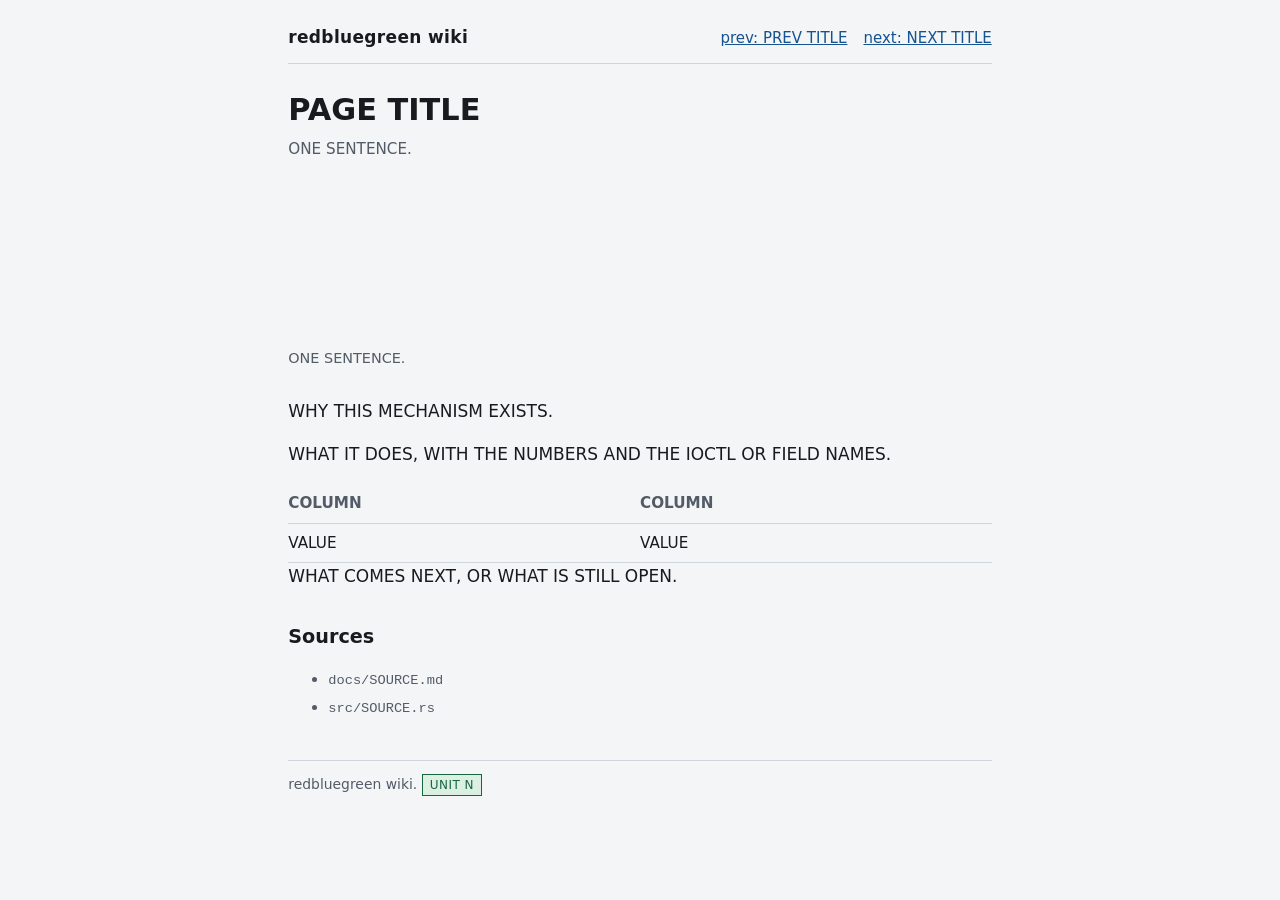
<file: docs/w/_template.html>
<!doctype html>
<!-- Page template for docs/w/. Copy this file, fill every SLOT,
     delete nothing else. Conventions: docs/site/diagrams.md for the
     figure, docs/conventions.md for the prose shape. -->
<html lang="en">
<head>
<meta charset="utf-8">
<meta name="viewport" content="width=device-width, initial-scale=1">
<!-- SLOT title: the page name from the contents list -->
<title>PAGE TITLE</title>
<link rel="stylesheet" href="../site.css">
</head>
<body>
<div class="wrap">

<header class="site-head">
  <a class="home" href="../index.html">redbluegreen wiki</a>
  <nav class="pager">
    <!-- SLOT prev: the page before this one, or delete this link -->
    <a href="NN-prev.html">prev: PREV TITLE</a>
    <!-- SLOT next: the page after this one, or delete this link -->
    <a href="NN-next.html">next: NEXT TITLE</a>
  </nav>
</header>

<!-- SLOT h1: the same words as the title -->
<h1>PAGE TITLE</h1>
<!-- SLOT lede: one sentence saying what the page shows -->
<p class="lede">ONE SENTENCE.</p>

<!-- SLOT figure: exactly one diagram, one mechanism.
     Follow docs/site/diagrams.md: viewBox 800 wide, colors only
     through var(--...), no hex in this file. -->
<figure>
<svg viewBox="0 0 800 HEIGHT" role="img" xmlns="http://www.w3.org/2000/svg"
  aria-label="SAME CLAIM AS THE CAPTION">
  <defs>
    <marker id="arw" viewBox="0 0 10 10" refX="9" refY="5" markerWidth="7" markerHeight="7" orient="auto">
      <path d="M0,0 L10,5 L0,10 z" fill="var(--ink-arrow)"/>
    </marker>
  </defs>
  <!-- shapes here -->
</svg>
<!-- SLOT figcaption: one sentence, the claim the picture makes -->
<figcaption>ONE SENTENCE.</figcaption>
</figure>

<!-- SLOT prose: why, then what, then what next. Say it once. -->
<p>WHY THIS MECHANISM EXISTS.</p>

<p>WHAT IT DOES, WITH THE NUMBERS AND THE IOCTL OR FIELD NAMES.</p>

<!-- SLOT table (optional): delete when the page has no measurements -->
<div class="table-scroll">
<table>
  <thead><tr><th>COLUMN</th><th>COLUMN</th></tr></thead>
  <tbody><tr><td>VALUE</td><td>VALUE</td></tr></tbody>
</table>
</div>

<p>WHAT COMES NEXT, OR WHAT IS STILL OPEN.</p>

<h2>Sources</h2>
<!-- SLOT sources: the repo docs and files this page draws on.
     Paths are repo-relative. Add one line for each source. -->
<ul class="sources">
  <li><code>docs/SOURCE.md</code></li>
  <li><code>src/SOURCE.rs</code></li>
</ul>

<footer class="site-foot">
<!-- SLOT footer badge: the unit that built this, or "open" -->
<p>redbluegreen wiki. <span class="badge">unit N</span></p>
</footer>

</div>
</body>
</html>
</file>
<file: docs/site.css>
/* redbluegreen wiki. One stylesheet, no build step, no web fonts. */

/* ---- tokens: light is the base, every token is declared here ---- */
:root {
  color-scheme: light dark;

  --bg:        #f3f5f7;
  --surface:   #ffffff;
  --fg:        #171a1e;
  --muted:     #525b66;
  --rule:      #cfd5dc;
  --link:      #14538f;
  --link-hover:#0d3a66;

  /* diagram ink and fills: green = our code, blue = driver and
     hardware, red = kernel (GPU ISA), grey = not yet */
  --ink-ours:  #16663f;
  --fill-ours: #dcefe3;
  --ink-hw:    #1a4f88;
  --fill-hw:   #dde7f4;
  --ink-kern:  #9c3322;
  --fill-kern: #f6e0da;
  --ink-none:  #5b646e;
  --fill-none: #eceef1;
  --ink-arrow: #525b66;

  --gutter: 16px;
  --measure: 68ch;
}

@media (prefers-color-scheme: dark) {
  :root:not([data-theme="light"]) {
    --bg:        #101316;
    --surface:   #181c21;
    --fg:        #e6eaef;
    --muted:     #a6b0bc;
    --rule:      #2b323a;
    --link:      #8bb8ee;
    --link-hover:#b3d2f7;

    --ink-ours:  #5cc78e;
    --fill-ours: #143224;
    --ink-hw:    #7cb0ef;
    --fill-hw:   #16283e;
    --ink-kern:  #ef8a72;
    --fill-kern: #3a221c;
    --ink-none:  #8b95a1;
    --fill-none: #1d2228;
    --ink-arrow: #a6b0bc;
  }
}

:root[data-theme="dark"] {
  --bg:        #101316;
  --surface:   #181c21;
  --fg:        #e6eaef;
  --muted:     #a6b0bc;
  --rule:      #2b323a;
  --link:      #8bb8ee;
  --link-hover:#b3d2f7;

  --ink-ours:  #5cc78e;
  --fill-ours: #143224;
  --ink-hw:    #7cb0ef;
  --fill-hw:   #16283e;
  --ink-kern:  #ef8a72;
  --fill-kern: #3a221c;
  --ink-none:  #8b95a1;
  --fill-none: #1d2228;
  --ink-arrow: #a6b0bc;
}

/* ---- page ---- */
* { box-sizing: border-box; }

html { -webkit-text-size-adjust: 100%; }

body {
  margin: 0;
  background: var(--bg);
  color: var(--fg);
  font-family: ui-sans-serif, system-ui, -apple-system, "Segoe UI",
    Roboto, "Helvetica Neue", Arial, sans-serif;
  font-size: 17px;
  line-height: 1.6;
  overflow-wrap: break-word;
}

.wrap {
  max-width: var(--measure);
  margin: 0 auto;
  padding-inline: var(--gutter);
  padding-block: 24px 48px;
}

/* ---- header and nav ---- */
.site-head {
  display: flex;
  flex-wrap: wrap;
  gap: 8px 16px;
  align-items: baseline;
  justify-content: space-between;
  border-bottom: 1px solid var(--rule);
  padding-bottom: 12px;
  margin-bottom: 28px;
}

.site-head a.home {
  font-weight: 600;
  letter-spacing: 0.02em;
  text-decoration: none;
  color: var(--fg);
}

.site-head a.home:hover { color: var(--link-hover); }

.pager {
  display: flex;
  gap: 16px;
  font-size: 15px;
  color: var(--muted);
}

/* ---- type ---- */
h1 {
  font-size: 1.9rem;
  line-height: 1.2;
  margin: 0 0 8px;
  text-wrap: balance;
}

h2 {
  font-size: 1.2rem;
  margin: 32px 0 8px;
  text-wrap: balance;
}

p { margin: 0 0 16px; }

a { color: var(--link); }
a:hover { color: var(--link-hover); }
a:focus-visible,
.site-head a:focus-visible {
  outline: 2px solid var(--link);
  outline-offset: 2px;
}

.lede { color: var(--muted); font-size: 0.95rem; margin-bottom: 24px; }

blockquote {
  margin: 0 0 20px;
  padding: 4px 0 4px 16px;
  border-left: 3px solid var(--ink-ours);
  color: var(--fg);
}

blockquote p:last-of-type { margin-bottom: 8px; }

blockquote cite {
  display: block;
  font-style: normal;
  font-size: 0.9rem;
  color: var(--muted);
}

code, pre {
  font-family: ui-monospace, "SFMono-Regular", Menlo, Consolas,
    "Liberation Mono", monospace;
  font-size: 0.92em;
}

pre {
  background: var(--surface);
  border: 1px solid var(--rule);
  padding: 12px;
  overflow-x: auto;
}

/* ---- unit badge ---- */
.badge {
  display: inline-block;
  font-size: 12px;
  line-height: 1.5;
  letter-spacing: 0.04em;
  text-transform: uppercase;
  padding: 1px 7px;
  border: 1px solid var(--ink-ours);
  color: var(--ink-ours);
  background: var(--fill-ours);
  white-space: nowrap;
}

.badge.none {
  border-color: var(--ink-none);
  color: var(--ink-none);
  background: var(--fill-none);
}

/* ---- diagrams ---- */
figure {
  margin: 28px 0;
}

figure svg {
  display: block;
  width: 100%;
  height: auto;
  max-width: 100%;
}

figcaption {
  margin-top: 8px;
  font-size: 0.9rem;
  color: var(--muted);
}

/* ---- tables ---- */
.table-scroll { overflow-x: auto; }

table {
  border-collapse: collapse;
  width: 100%;
  font-size: 0.95rem;
  font-variant-numeric: tabular-nums;
}

th, td {
  border-bottom: 1px solid var(--rule);
  padding: 7px 12px 7px 0;
  text-align: left;
  vertical-align: top;
}

th { font-weight: 600; color: var(--muted); }

/* ---- contents list ---- */
.toc { list-style: none; margin: 0; padding: 0; }

.toc li {
  display: flex;
  gap: 12px;
  align-items: baseline;
  border-bottom: 1px solid var(--rule);
  padding: 7px 0;
}

.toc .n {
  color: var(--muted);
  font-variant-numeric: tabular-nums;
  min-width: 2.2em;
}

/* ---- sources ---- */
.sources { font-size: 0.93rem; color: var(--muted); }
.sources li { margin-bottom: 4px; }

/* ---- footer ---- */
footer.site-foot {
  margin-top: 40px;
  padding-top: 12px;
  border-top: 1px solid var(--rule);
  font-size: 0.87rem;
  color: var(--muted);
}

@media (prefers-reduced-motion: reduce) {
  * { animation: none !important; transition: none !important; }
}

/* ---- terms with a hover tooltip: <abbr title="..."> ---- */
abbr[title] {
  text-decoration: underline dotted;
  text-underline-offset: 2px;
  cursor: help;
}
</file>
